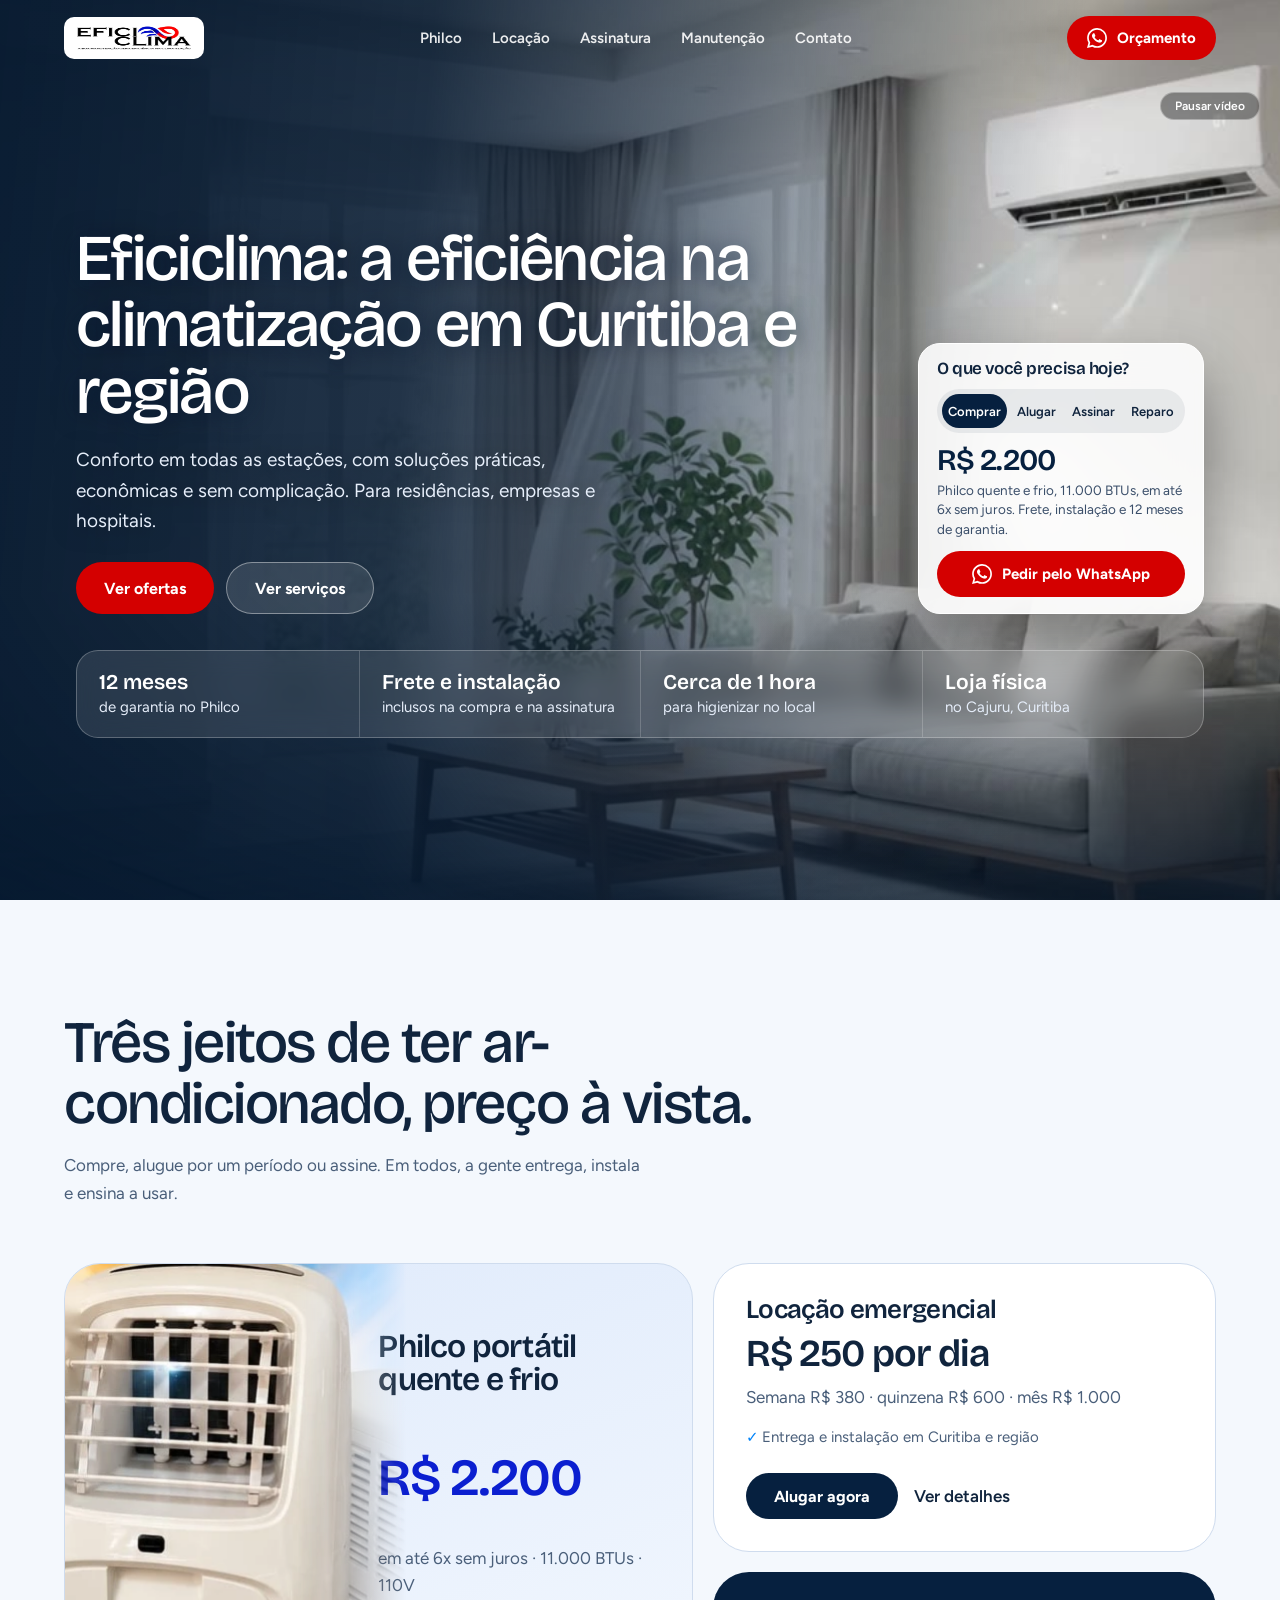
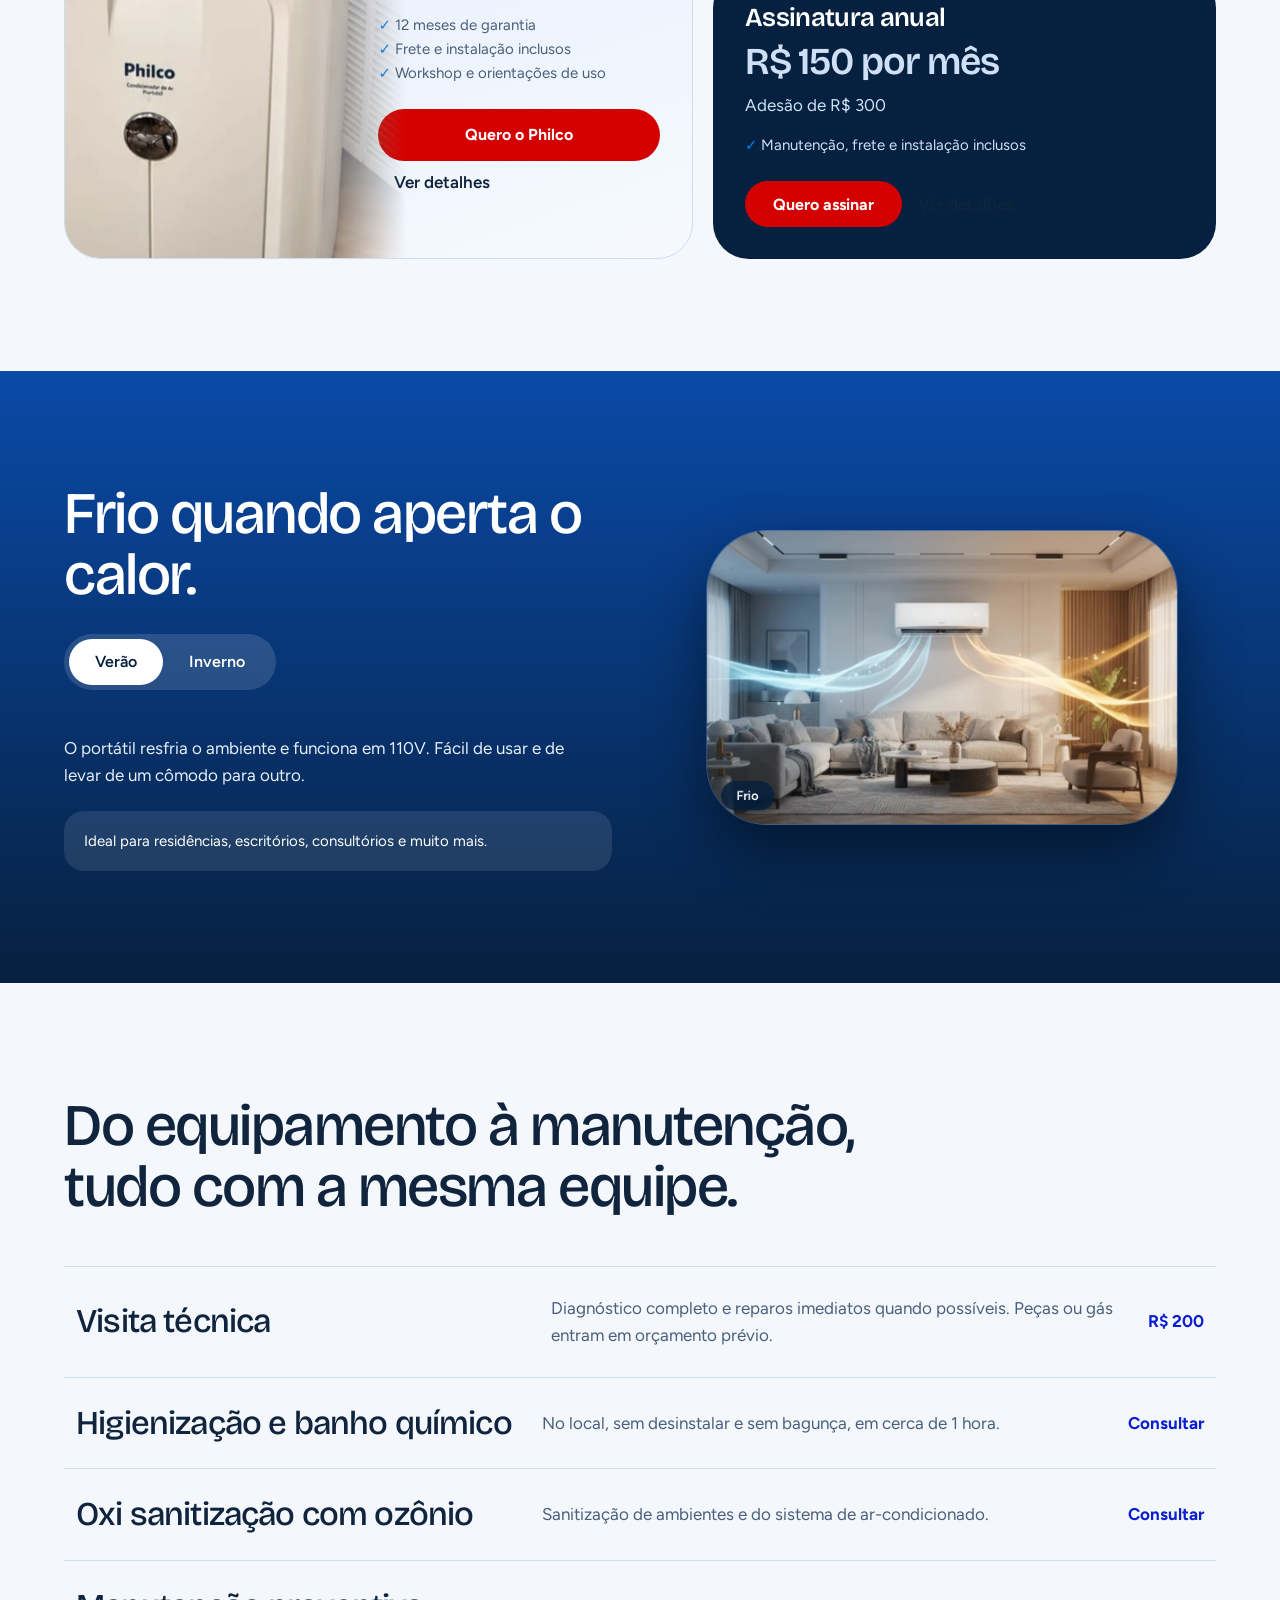
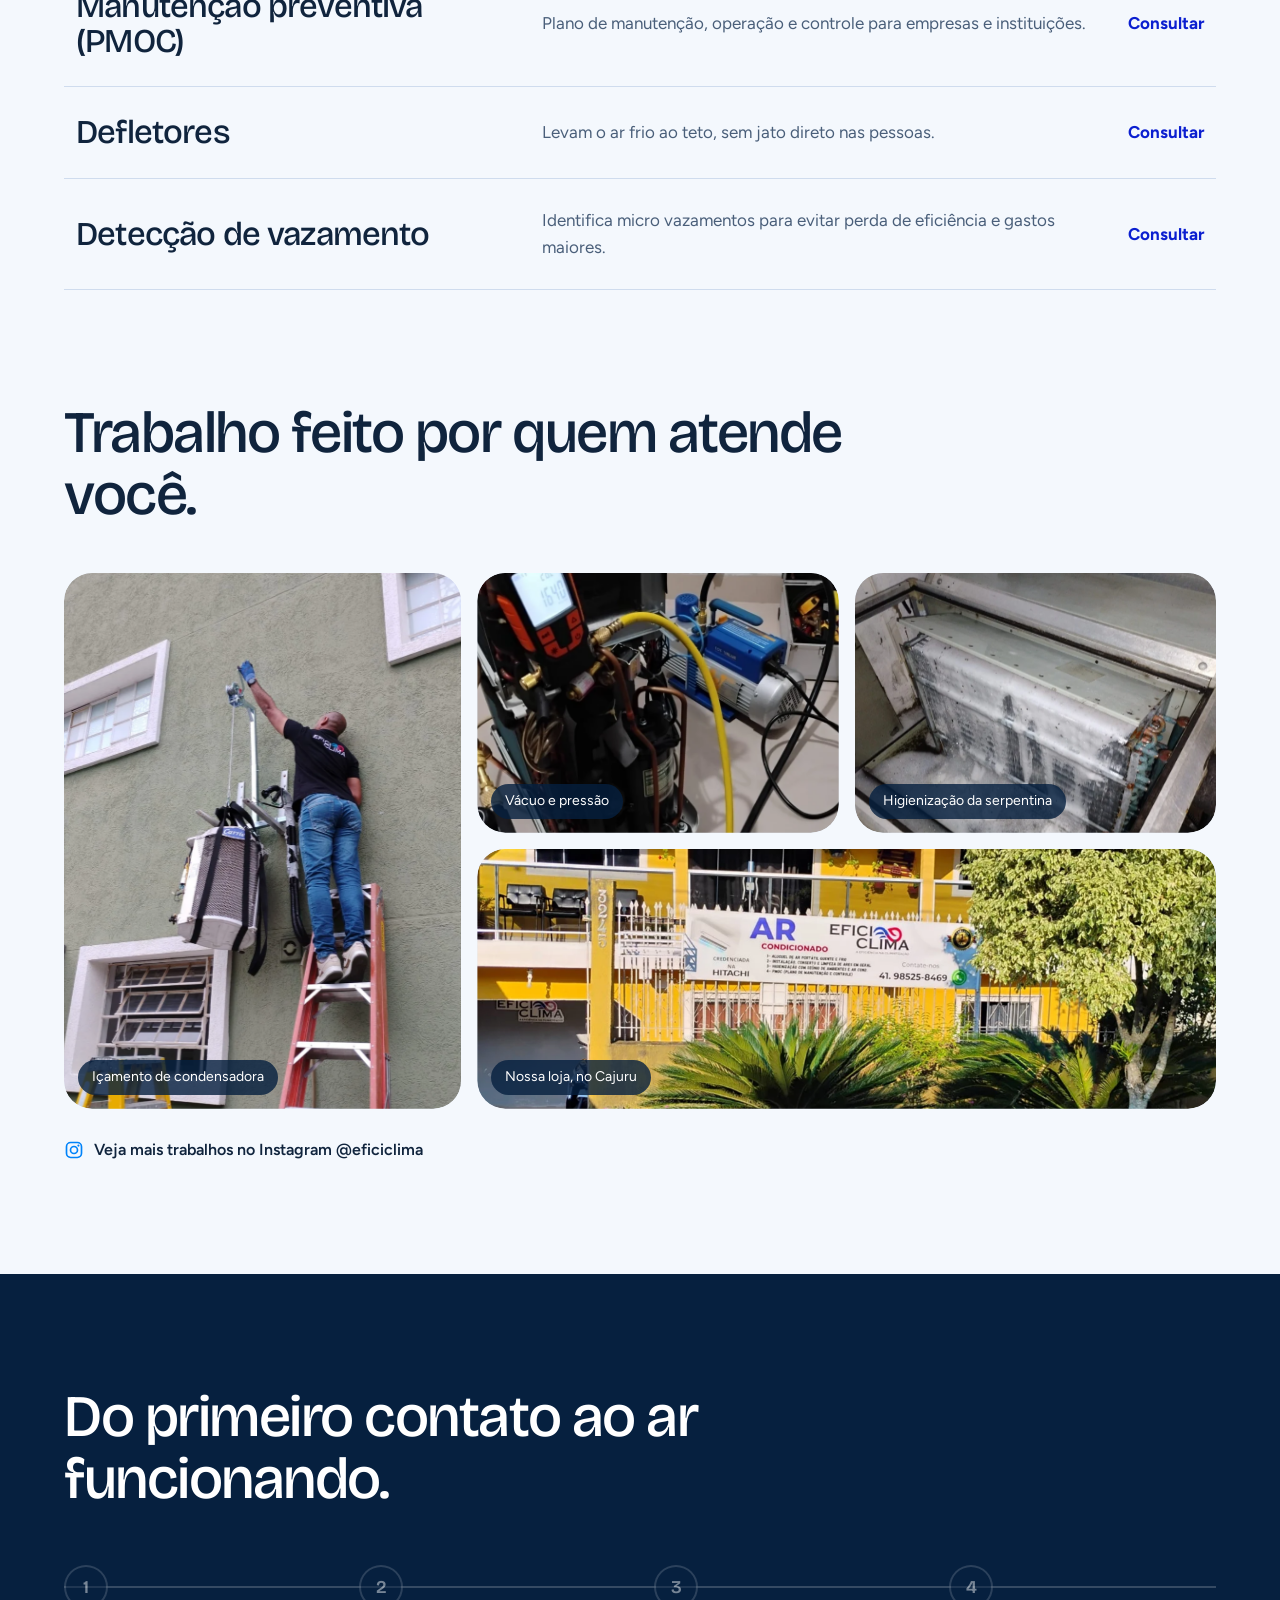
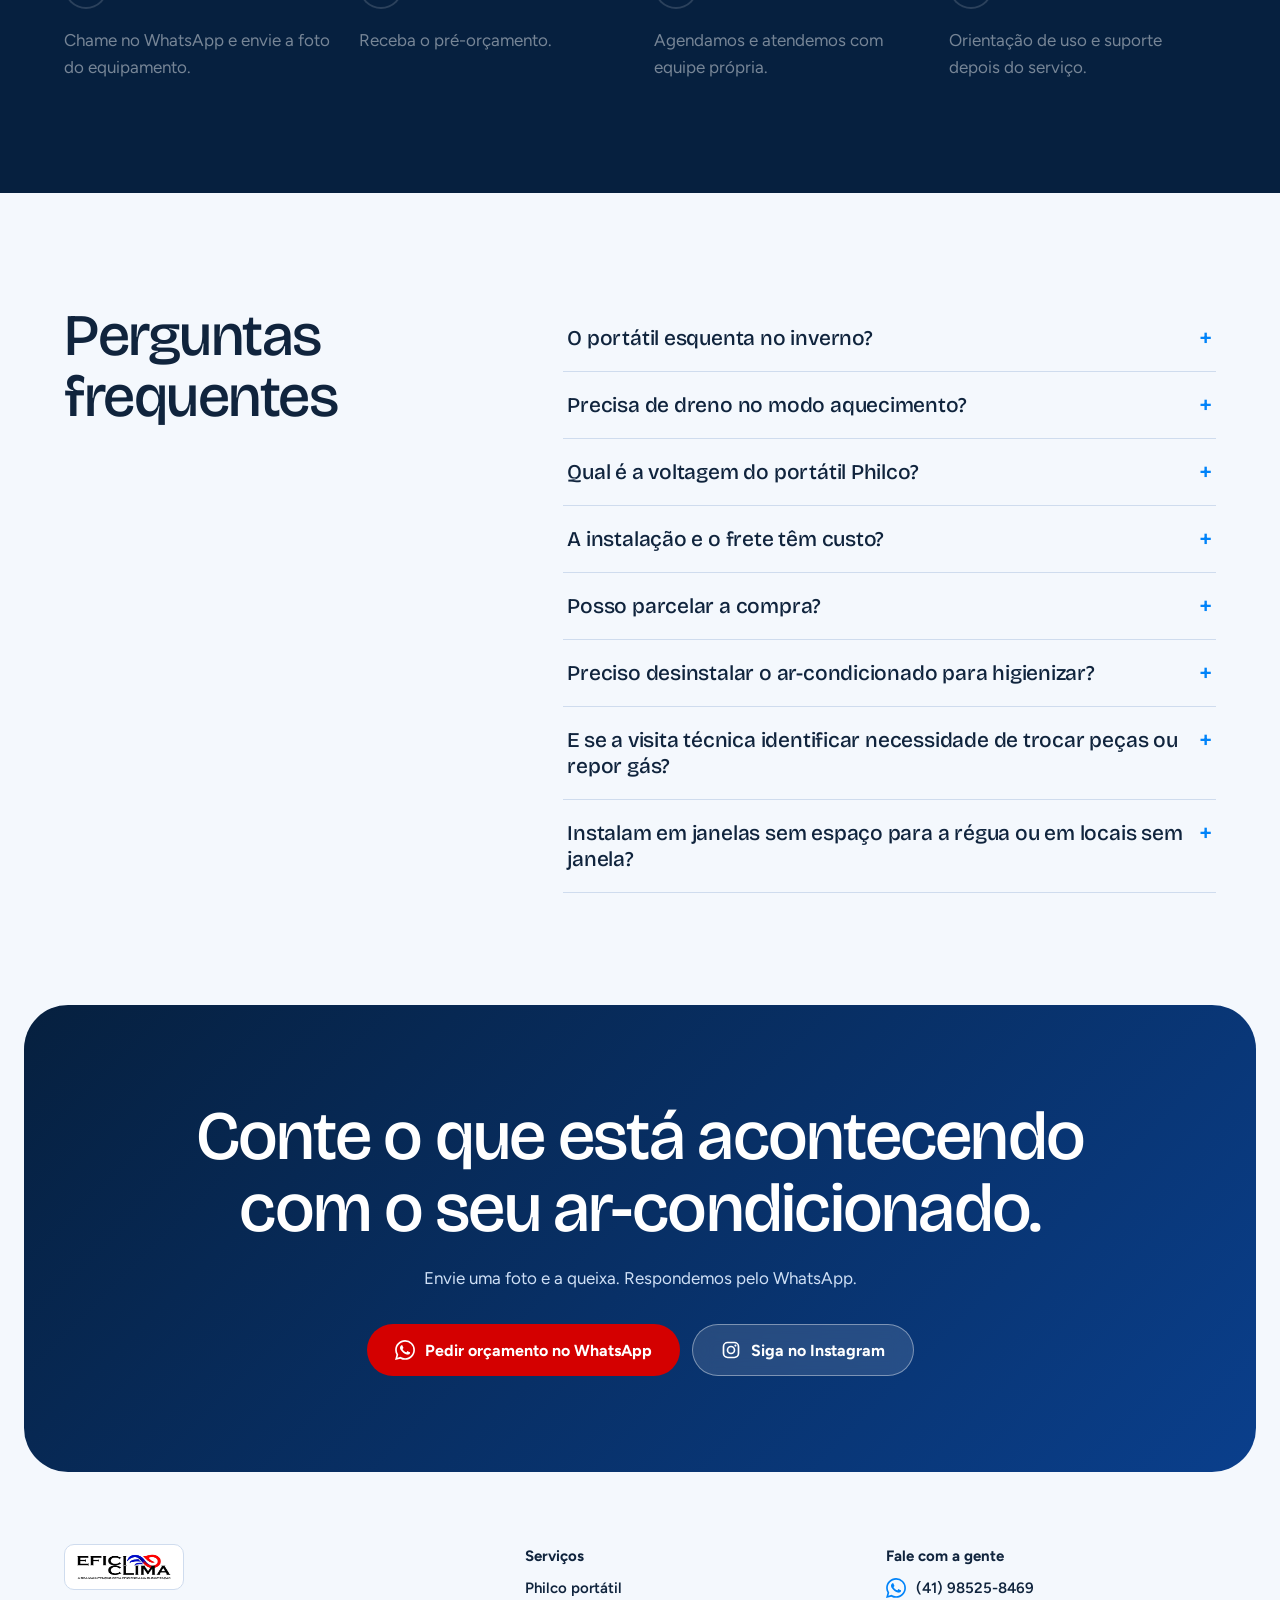
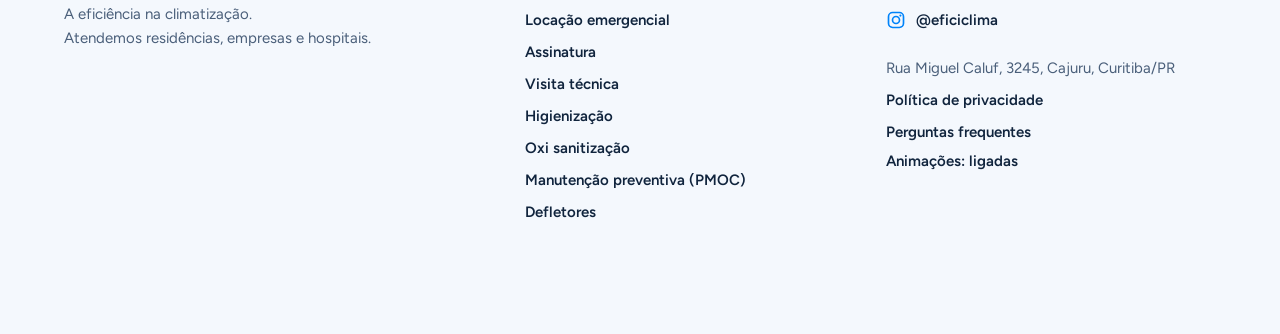
<file: index.html>
<!DOCTYPE html><html lang="pt-BR"><head><meta charset="utf-8"><meta name="robots" content="noindex, nofollow"><meta name="viewport" content="width=device-width, initial-scale=1, viewport-fit=cover">
<title>Eficiclima | Ar-Condicionado em Curitiba: Venda, Locação, Manutenção e Higienização</title><meta name="description" content="Ar-condicionado em Curitiba e região: venda de portátil quente e frio, locação emergencial, assinatura, manutenção e higienização. Orçamento pelo WhatsApp."><link rel="canonical" href="https://SEU-DOMINIO.com.br/">
<meta property="og:type" content="website"><meta property="og:locale" content="pt_BR"><meta property="og:title" content="Eficiclima | Ar-Condicionado em Curitiba: Venda, Locação, Manutenção e Higienização"><meta property="og:description" content="Ar-condicionado em Curitiba e região: venda de portátil quente e frio, locação emergencial, assinatura, manutenção e higienização. Orçamento pelo WhatsApp."><meta property="og:url" content="https://SEU-DOMINIO.com.br/"><meta property="og:image" content="https://SEU-DOMINIO.com.br/assets/img/og-eficiclima.jpg"><meta name="twitter:card" content="summary_large_image">
<link rel="icon" href="assets/img/favicon.png"><link rel="apple-touch-icon" href="assets/img/icon-192.png"><meta name="theme-color" content="#06203F">
<link rel="preconnect" href="https://fonts.googleapis.com"><link rel="preconnect" href="https://fonts.gstatic.com" crossorigin>
<link href="https://fonts.googleapis.com/css2?family=Bricolage+Grotesque:opsz,wght@12..96,400..800&family=Figtree:wght@400;500;600;700&display=swap" rel="stylesheet">
<link rel="stylesheet" href="assets/css/site.css"><script type="application/ld+json">{"@context": "https://schema.org", "@type": "LocalBusiness", "name": "Eficiclima", "slogan": "A eficiência na climatização", "telephone": "+5541985258469", "url": "https://SEU-DOMINIO.com.br/", "image": "https://SEU-DOMINIO.com.br/assets/img/og-eficiclima.jpg", "sameAs": ["https://www.instagram.com/eficiclima/"], "address": {"@type": "PostalAddress", "streetAddress": "Rua Miguel Caluf, 3245", "addressLocality": "Curitiba", "addressRegion": "PR", "addressCountry": "BR"}, "areaServed": "Curitiba e região"}</script><script type="application/ld+json">{"@context": "https://schema.org", "@type": "FAQPage", "mainEntity": [{"@type": "Question", "name": "O portátil esquenta no inverno?", "acceptedAnswer": {"@type": "Answer", "text": "Sim. O modelo Philco é quente e frio e utiliza tecnologia de bomba de calor."}}, {"@type": "Question", "name": "Precisa de dreno no modo aquecimento?", "acceptedAnswer": {"@type": "Answer", "text": "O equipamento pode funcionar com o tampão, sem dreno. Quando a bandeja atingir o limite, o aparelho emite um alarme e basta realizar o escoamento para voltar a utilizá-lo."}}, {"@type": "Question", "name": "Qual é a voltagem do portátil Philco?", "acceptedAnswer": {"@type": "Answer", "text": "110V."}}, {"@type": "Question", "name": "A instalação e o frete têm custo?", "acceptedAnswer": {"@type": "Answer", "text": "Estão inclusos na compra do portátil Philco e nos planos de assinatura."}}, {"@type": "Question", "name": "Posso parcelar a compra?", "acceptedAnswer": {"@type": "Answer", "text": "Sim, em até 6x sem juros."}}, {"@type": "Question", "name": "Preciso desinstalar o ar-condicionado para higienizar?", "acceptedAnswer": {"@type": "Answer", "text": "Não. A higienização é feita no local, sem bagunça, em cerca de uma hora."}}, {"@type": "Question", "name": "O que acontece se a visita técnica identificar necessidade de trocar peças ou repor gás?", "acceptedAnswer": {"@type": "Answer", "text": "Apresentamos um orçamento complementar antes de qualquer serviço. Após a aprovação e a chegada dos insumos, o reparo é feito em nova visita, com agendamento prioritário."}}, {"@type": "Question", "name": "Vocês instalam em janelas que não comportam a régua ou em locais sem janela?", "acceptedAnswer": {"@type": "Answer", "text": "Sim. Em janelas basculantes ou de correr, vedamos com papel especial lavável. Também instalamos a descarga do ar quente em portas."}}]}</script><link rel="preload" as="image" href="assets/video/hero-sala-poster.jpg"></head><body class=""><svg width="0" height="0" style="position:absolute" aria-hidden="true"><symbol id="wa" viewBox="0 0 24 24"><path fill="currentColor" d="M17.47 14.38c-.3-.15-1.76-.87-2.03-.97-.27-.1-.47-.15-.67.15-.2.3-.77.97-.94 1.16-.17.2-.35.22-.64.07-.3-.15-1.26-.46-2.4-1.48-.89-.79-1.49-1.77-1.66-2.07-.17-.3-.02-.46.13-.61.14-.13.3-.35.45-.52.15-.18.2-.3.3-.5.1-.2.05-.37-.02-.52-.08-.15-.67-1.62-.92-2.2-.24-.58-.49-.5-.67-.51h-.57c-.2 0-.52.08-.8.37-.27.3-1.04 1.02-1.04 2.48s1.07 2.87 1.22 3.07c.15.2 2.1 3.2 5.08 4.48.71.3 1.26.49 1.69.63.71.23 1.36.2 1.87.12.57-.09 1.76-.72 2-1.41.25-.7.25-1.29.17-1.41-.07-.12-.27-.2-.57-.35M12.05 21.8h0a9.87 9.87 0 0 1-5.03-1.38l-.36-.21-3.74.98 1-3.65-.24-.37a9.86 9.86 0 0 1-1.51-5.26c0-5.45 4.44-9.88 9.89-9.88 2.64 0 5.12 1.03 6.99 2.9a9.83 9.83 0 0 1 2.89 6.99c0 5.45-4.44 9.88-9.89 9.88M20.46 3.49A11.8 11.8 0 0 0 12.05 0C5.5 0 .16 5.34.16 11.89c0 2.1.55 4.14 1.59 5.95L.06 24l6.3-1.65a11.9 11.9 0 0 0 5.68 1.45c6.56 0 11.9-5.34 11.9-11.9 0-3.18-1.24-6.17-3.48-8.41"/></symbol><symbol id="ig" viewBox="0 0 24 24"><rect x="3" y="3" width="18" height="18" rx="5" fill="none" stroke="currentColor" stroke-width="2"/><circle cx="12" cy="12" r="4.2" fill="none" stroke="currentColor" stroke-width="2"/><circle cx="17.3" cy="6.7" r="1.3" fill="currentColor"/></symbol></svg><div class="prog" id="pg"></div><header><div class="w"><a href="index.html" aria-label="Eficiclima, página inicial"><img src="assets/img/logo-eficiclima.webp" alt="Eficiclima, a eficiência na climatização" width="140" height="44"></a><nav id="nav" aria-label="Principal"><a href="ar-condicionado-portatil-philco/index.html">Philco</a><a href="locacao-emergencial/index.html">Locação</a><a href="assinatura/index.html">Assinatura</a><a href="higienizacao/index.html">Manutenção</a><a href="contato/index.html">Contato</a></nav><div class="rt"><a class="btn" data-wa="Olá! Vim pelo site da Eficiclima e gostaria de um orçamento." href="orcamento/index.html">Orçamento</a><button class="mb" type="button" aria-expanded="false" aria-controls="nav">Menu</button></div></div></header><main><section class="hero" style="padding-bottom:40px"><video id="hv" autoplay muted loop playsinline preload="metadata" poster="assets/video/hero-sala-poster.jpg" aria-hidden="true"><source src="assets/video/hero-sala.mp4" type="video/mp4"></video>
<button class="pp" id="pp" style="display:block">Pausar vídeo</button>
<div class="w"><div class="hg"><div>
<h1 class="in" style="animation-delay:.1s">Eficiclima: a eficiência na climatização em Curitiba e região</h1>
<p class="in" style="animation-delay:.3s">Conforto em todas as estações, com soluções práticas, econômicas e sem complicação. Para residências, empresas e hospitais.</p>
<div class="acts in" style="animation-delay:.5s"><a class="btn" href="#ofertas">Ver ofertas</a><a class="btn g" href="#servicos">Ver serviços</a></div></div>
<aside class="glass q in" style="animation-delay:.7s" aria-label="Simulador rápido"><h2>O que você precisa hoje?</h2>
<div class="tabs" role="tablist"><button role="tab" aria-selected="true" data-k="0">Comprar</button><button role="tab" aria-selected="false" data-k="1">Alugar</button><button role="tab" aria-selected="false" data-k="2">Assinar</button><button role="tab" aria-selected="false" data-k="3">Reparo</button></div>
<div class="pr" id="qp"></div><div class="ds" id="qd"></div><a class="btn" id="qb" href="#">Pedir pelo WhatsApp</a></aside></div>
<ul class="facts in" style="animation-delay:.9s"><li><b>12 meses</b>de garantia no Philco</li><li><b>Frete e instalação</b>inclusos na compra e na assinatura</li><li><b>Cerca de 1 hora</b>para higienizar no local</li><li><b>Loja física</b>no Cajuru, Curitiba</li></ul></div></section>

<section id="ofertas"><div class="w"><h2 class="d">Três jeitos de ter ar-condicionado, preço à vista.</h2><p class="lead">Compre, alugue por um período ou assine. Em todos, a gente entrega, instala e ensina a usar.</p>
<div class="of" data-st><article class="big"><img data-par=".06" src="assets/img/philco-portatil.webp" alt="Ar-condicionado portátil Philco quente e frio" loading="lazy"><div><h3>Philco portátil quente e frio</h3><div class="p">R$ 2.200</div><span style="color:var(--mut)">em até 6x sem juros · 11.000 BTUs · 110V</span>
<ul><li>12 meses de garantia</li><li>Frete e instalação inclusos</li><li>Workshop e orientações de uso</li></ul><a class="btn" data-wa="Olá! Quero o Philco portátil por R$ 2.200." href="#">Quero o Philco</a><a class="ln mo" href="ar-condicionado-portatil-philco/index.html">Ver detalhes</a></div></article>
<div class="col"><article class="row"><h3>Locação emergencial</h3><div class="p">R$ 250 por dia</div><span style="color:var(--mut)">Semana R$ 380 · quinzena R$ 600 · mês R$ 1.000</span><ul><li>Entrega e instalação em Curitiba e região</li></ul><a class="btn" data-wa="Olá! Preciso alugar um ar-condicionado." href="#">Alugar agora</a><a class="ln mo" href="locacao-emergencial/index.html">Ver detalhes</a></article>
<article class="row r2"><h3>Assinatura anual</h3><div class="p">R$ 150 por mês</div><span style="color:#cfe0f6">Adesão de R$ 300</span><ul><li>Manutenção, frete e instalação inclusos</li></ul><a class="btn" data-wa="Olá! Quero assinar o plano anual." href="#">Quero assinar</a><a class="ln mo" href="assinatura/index.html">Ver detalhes</a></article></div></div></div></section>

<section class="sea" id="estacoes" data-s="v"><div class="w"><div><h2 class="d" id="st">Frio quando aperta o calor.</h2>
<div class="sw" role="group" aria-label="Estação"><button aria-pressed="true" data-s="v">Verão</button><button aria-pressed="false" data-s="i">Inverno</button></div>
<p id="sp">O portátil resfria o ambiente e funciona em 110V. Fácil de usar e de levar de um cômodo para outro.</p>
<div class="nt" id="sn">Ideal para residências, escritórios, consultórios e muito mais.</div></div><div class="vf"><video id="v2" muted loop playsinline preload="metadata" poster="assets/video/verao-inverno-poster.jpg" aria-label="Sala com ar-condicionado soprando ar frio e ar quente"><source src="assets/video/verao-inverno.mp4" type="video/mp4"></video><span class="tag" id="sg">Frio</span></div></div></section>

<section id="servicos"><div class="w"><h2 class="d">Do equipamento à manutenção, tudo com a mesma equipe.</h2>
<div class="sv" data-st><a href="visita-tecnica/index.html"><h3>Visita técnica</h3><span>Diagnóstico completo e reparos imediatos quando possíveis. Peças ou gás entram em orçamento prévio.</span><em>R$ 200</em></a>
<a href="higienizacao/index.html"><h3>Higienização e banho químico</h3><span>No local, sem desinstalar e sem bagunça, em cerca de 1 hora.</span><em>Consultar</em></a>
<a href="oxi-sanitizacao/index.html"><h3>Oxi sanitização com ozônio</h3><span>Sanitização de ambientes e do sistema de ar-condicionado.</span><em>Consultar</em></a>
<a href="manutencao-preventiva-pmoc/index.html"><h3>Manutenção preventiva (PMOC)</h3><span>Plano de manutenção, operação e controle para empresas e instituições.</span><em>Consultar</em></a>
<a href="defletores/index.html"><h3>Defletores</h3><span>Levam o ar frio ao teto, sem jato direto nas pessoas.</span><em>Consultar</em></a>
<a href="higienizacao/index.html#vazamento"><h3>Detecção de vazamento</h3><span>Identifica micro vazamentos para evitar perda de eficiência e gastos maiores.</span><em>Consultar</em></a></div></div></section>

<section id="trabalhos" style="padding-top:0"><div class="w"><h2 class="d">Trabalho feito por quem atende você.</h2>
<div class="gl" data-st><figure><img data-par=".09" loading="lazy" src="assets/img/tecnico-icando-condensadora.webp" alt="Técnico da Eficiclima içando uma condensadora na fachada"><figcaption>Içamento de condensadora</figcaption></figure>
<figure><img data-par=".07" loading="lazy" src="assets/img/manifold-bomba-vacuo.webp" alt="Medição de pressão com manifold digital"><figcaption>Vácuo e pressão</figcaption></figure>
<figure><img data-par=".07" loading="lazy" src="assets/img/higienizacao-serpentina.webp" alt="Serpentina da evaporadora coberta de espuma durante a higienização"><figcaption>Higienização da serpentina</figcaption></figure>
<figure><img data-par=".05" loading="lazy" src="assets/img/fachada-eficiclima.webp" alt="Fachada da loja da Eficiclima no Cajuru" style="object-position:50% 40%"><figcaption>Nossa loja, no Cajuru</figcaption></figure></div><a class="ln igl" href="https://www.instagram.com/eficiclima/" target="_blank" rel="noopener"><svg class="i" aria-hidden="true"><use href="#ig"/></svg>Veja mais trabalhos no Instagram @eficiclima</a></div></section>

<section class="dk" id="como"><div class="w"><h2 class="d">Do primeiro contato ao ar funcionando.</h2>
<div class="stp" id="stp"><div><b>1</b>Chame no WhatsApp e envie a foto do equipamento.</div><div><b>2</b>Receba o pré-orçamento.</div><div><b>3</b>Agendamos e atendemos com equipe própria.</div><div><b>4</b>Orientação de uso e suporte depois do serviço.</div></div></div></section>

<section id="faq"><div class="w fq"><h2 class="d">Perguntas frequentes</h2><div>
<details><summary>O portátil esquenta no inverno?</summary><p>Sim. O modelo Philco é quente e frio e utiliza tecnologia de bomba de calor.</p></details>
<details><summary>Precisa de dreno no modo aquecimento?</summary><p>O equipamento pode funcionar com o tampão, sem dreno. Quando a bandeja atingir o limite, o aparelho emite um alarme e basta realizar o escoamento para voltar a utilizá-lo.</p></details>
<details><summary>Qual é a voltagem do portátil Philco?</summary><p>110V.</p></details>
<details><summary>A instalação e o frete têm custo?</summary><p>Estão inclusos na compra do portátil Philco e nos planos de assinatura.</p></details>
<details><summary>Posso parcelar a compra?</summary><p>Sim, em até 6x sem juros.</p></details>
<details><summary>Preciso desinstalar o ar-condicionado para higienizar?</summary><p>Não. A higienização é feita no local, sem bagunça, em cerca de uma hora.</p></details>
<details><summary>E se a visita técnica identificar necessidade de trocar peças ou repor gás?</summary><p>Apresentamos um orçamento complementar antes de qualquer serviço. Após a aprovação e a chegada dos insumos, o reparo é feito em nova visita, com agendamento prioritário.</p></details>
<details><summary>Instalam em janelas sem espaço para a régua ou em locais sem janela?</summary><p>Sim. Em janelas basculantes ou de correr, vedamos com papel especial lavável. Também instalamos a descarga do ar quente em portas.</p></details></div></div></section>

<div class="ct" id="contato"><h2>Conte o que está acontecendo com o seu ar-condicionado.</h2><p>Envie uma foto e a queixa. Respondemos pelo WhatsApp.</p><div class="acts"><a class="btn" data-wa="Olá! Quero solicitar um orçamento." href="orcamento/index.html">Pedir orçamento no WhatsApp</a><a class="btn g" href="https://www.instagram.com/eficiclima/" target="_blank" rel="noopener"><svg class="i" aria-hidden="true"><use href="#ig"/></svg>Siga no Instagram</a></div></div>
</main><footer><div class="w"><div><img src="assets/img/logo-eficiclima.webp" alt="Eficiclima" width="120" height="46">A eficiência na climatização.<br>Atendemos residências, empresas e hospitais.</div>
<div><b>Serviços</b><br><a class="ln" href="ar-condicionado-portatil-philco/index.html">Philco portátil</a><a class="ln" href="locacao-emergencial/index.html">Locação emergencial</a><a class="ln" href="assinatura/index.html">Assinatura</a><a class="ln" href="visita-tecnica/index.html">Visita técnica</a><a class="ln" href="higienizacao/index.html">Higienização</a><a class="ln" href="oxi-sanitizacao/index.html">Oxi sanitização</a><a class="ln" href="manutencao-preventiva-pmoc/index.html">Manutenção preventiva (PMOC)</a><a class="ln" href="defletores/index.html">Defletores</a></div>
<div><b>Fale com a gente</b><a class="ln" data-wa="Olá! Vim pelo site da Eficiclima." href="#"><svg class="i" aria-hidden="true"><use href="#wa"/></svg>(41) 98525-8469</a><a class="ln" href="https://www.instagram.com/eficiclima/" target="_blank" rel="noopener"><svg class="i" aria-hidden="true"><use href="#ig"/></svg>@eficiclima</a><br>Rua Miguel Caluf, 3245, Cajuru, Curitiba/PR<br><a class="ln" href="politica-de-privacidade/index.html">Política de privacidade</a><a class="ln" href="faq/index.html">Perguntas frequentes</a><button id="mt" class="ln mtb" type="button">Animações</button></div></div></footer><a class="wa" data-wa="Olá! Vim pelo site da Eficiclima." href="#" aria-label="Falar pelo WhatsApp"><svg class="i" aria-hidden="true"><use href="#wa"/></svg></a><script src="assets/js/config.js"></script><script src="assets/js/site.js" defer></script></body></html>
</file>
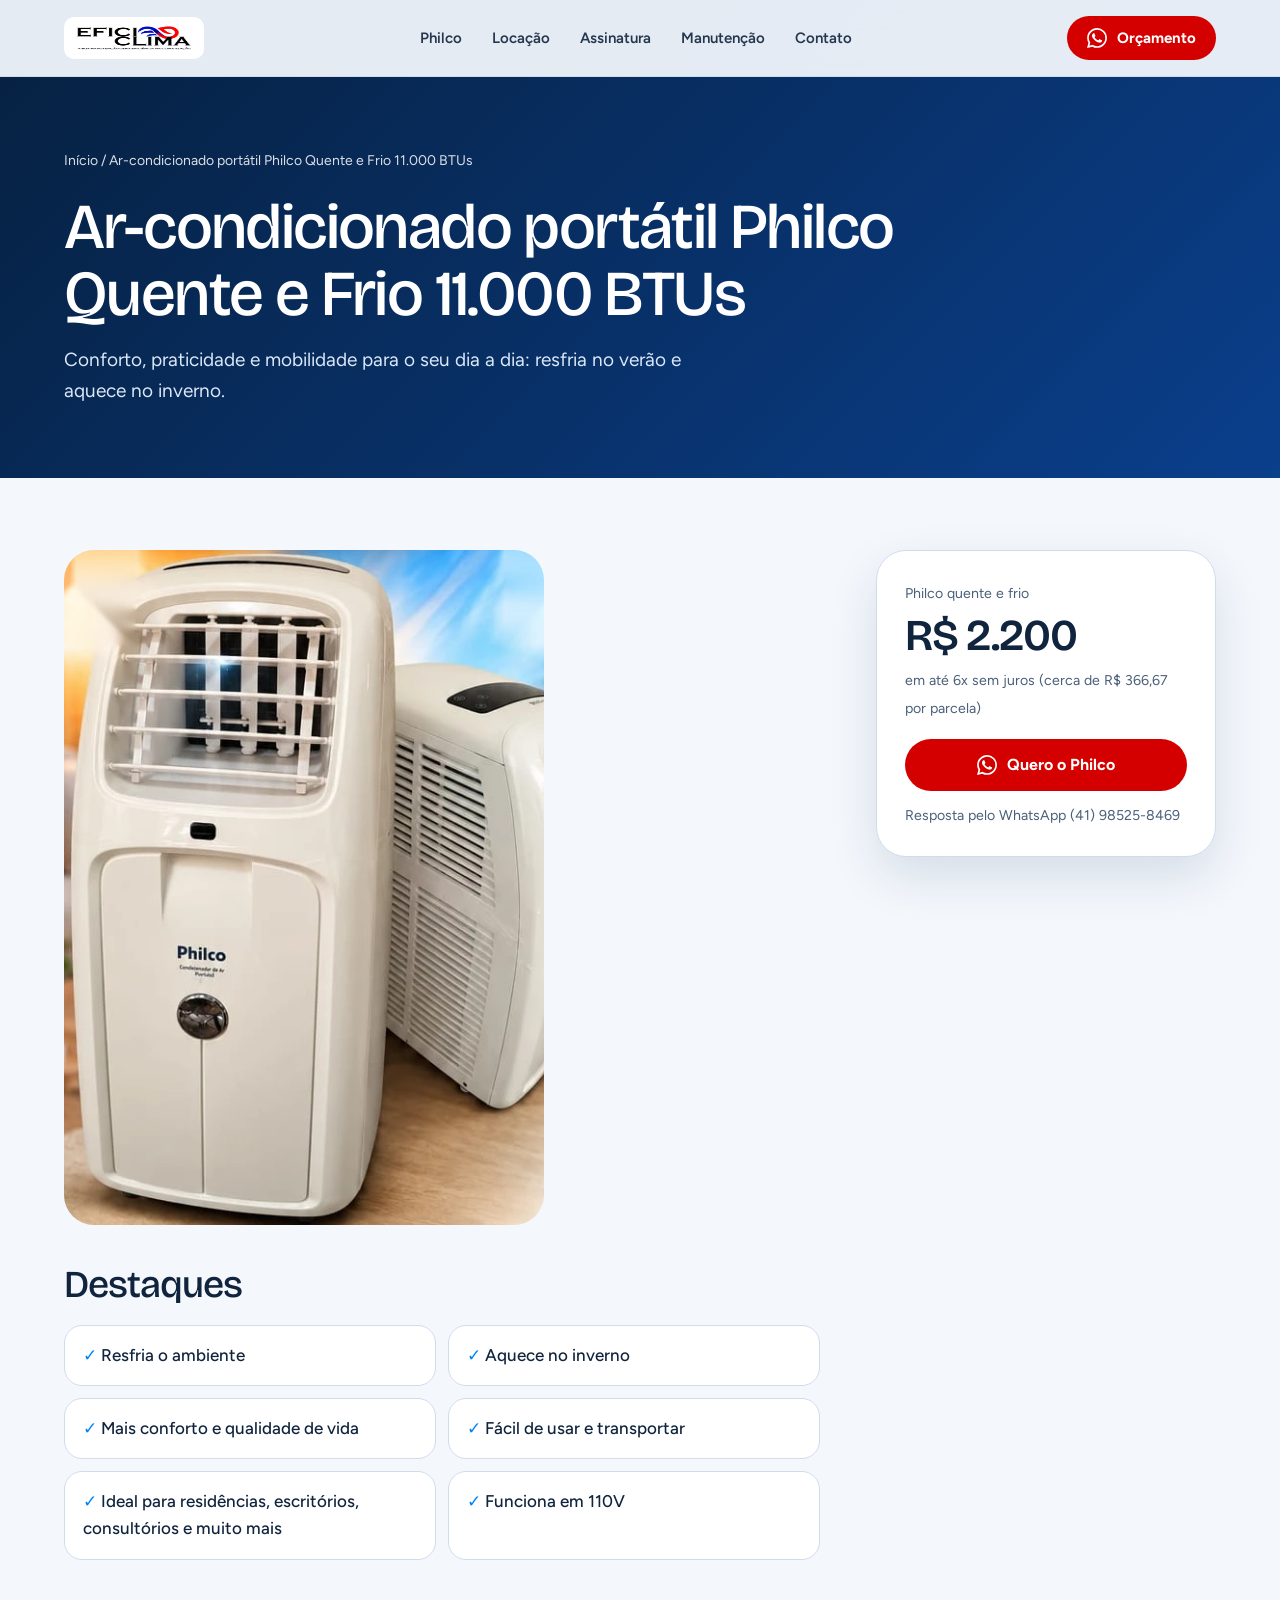
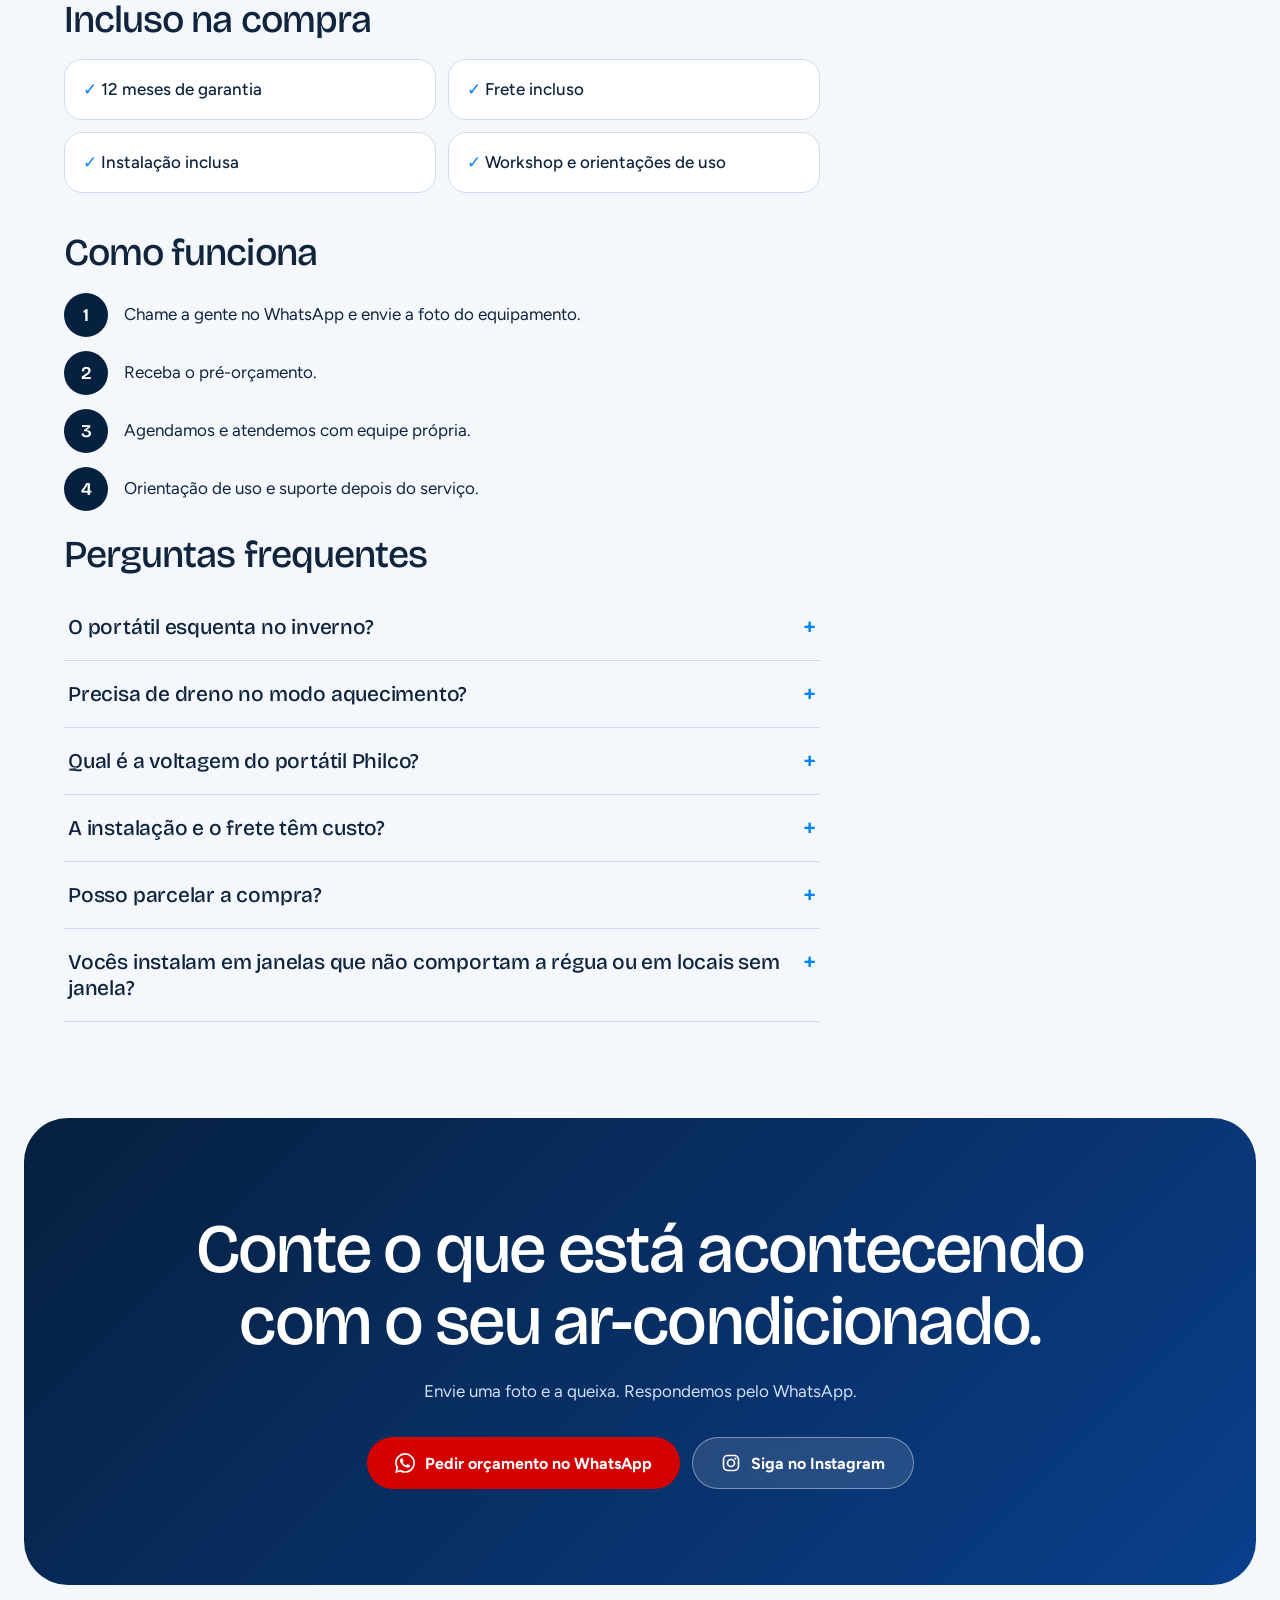
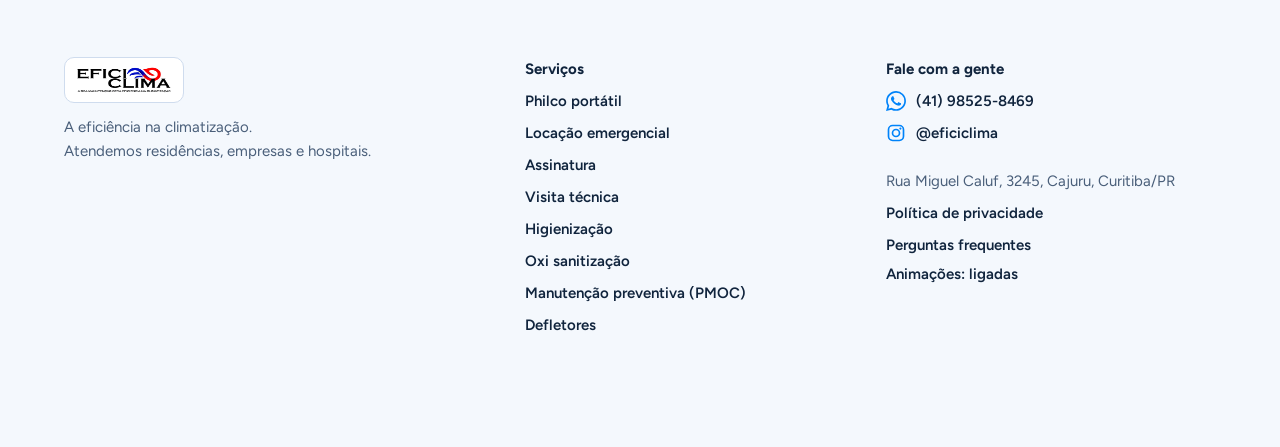
<file: ar-condicionado-portatil-philco/index.html>
<!DOCTYPE html><html lang="pt-BR"><head><meta charset="utf-8"><meta name="robots" content="noindex, nofollow"><meta name="viewport" content="width=device-width, initial-scale=1, viewport-fit=cover">
<title>Ar-Condicionado Portátil Philco 11.000 BTUs Quente e Frio | Eficiclima Curitiba</title><meta name="description" content="Ar-condicionado portátil Philco quente e frio, 11.000 BTUs, 110V, por R$ 2.200 em até 6x sem juros. Frete, instalação e 12 meses de garantia inclusos."><link rel="canonical" href="https://SEU-DOMINIO.com.br/ar-condicionado-portatil-philco/">
<meta property="og:type" content="website"><meta property="og:locale" content="pt_BR"><meta property="og:title" content="Ar-Condicionado Portátil Philco 11.000 BTUs Quente e Frio | Eficiclima Curitiba"><meta property="og:description" content="Ar-condicionado portátil Philco quente e frio, 11.000 BTUs, 110V, por R$ 2.200 em até 6x sem juros. Frete, instalação e 12 meses de garantia inclusos."><meta property="og:url" content="https://SEU-DOMINIO.com.br/ar-condicionado-portatil-philco/"><meta property="og:image" content="https://SEU-DOMINIO.com.br/assets/img/og-eficiclima.jpg"><meta name="twitter:card" content="summary_large_image">
<link rel="icon" href="../assets/img/favicon.png"><link rel="apple-touch-icon" href="../assets/img/icon-192.png"><meta name="theme-color" content="#06203F">
<link rel="preconnect" href="https://fonts.googleapis.com"><link rel="preconnect" href="https://fonts.gstatic.com" crossorigin>
<link href="https://fonts.googleapis.com/css2?family=Bricolage+Grotesque:opsz,wght@12..96,400..800&family=Figtree:wght@400;500;600;700&display=swap" rel="stylesheet">
<link rel="stylesheet" href="../assets/css/site.css"><script type="application/ld+json">{"@context": "https://schema.org", "@type": "LocalBusiness", "name": "Eficiclima", "slogan": "A eficiência na climatização", "telephone": "+5541985258469", "url": "https://SEU-DOMINIO.com.br/", "image": "https://SEU-DOMINIO.com.br/assets/img/og-eficiclima.jpg", "sameAs": ["https://www.instagram.com/eficiclima/"], "address": {"@type": "PostalAddress", "streetAddress": "Rua Miguel Caluf, 3245", "addressLocality": "Curitiba", "addressRegion": "PR", "addressCountry": "BR"}, "areaServed": "Curitiba e região"}</script><script type="application/ld+json">{"@context": "https://schema.org", "@type": "Product", "name": "Ar-condicionado portátil Philco quente e frio 11.000 BTUs", "image": "https://SEU-DOMINIO.com.br/assets/img/philco-portatil.webp", "description": "Ar-condicionado portátil Philco quente e frio, 11.000 BTUs, 110V, por R$ 2.200 em até 6x sem juros. Frete, instalação e 12 meses de garantia inclusos.", "brand": {"@type": "Brand", "name": "Philco"}, "offers": {"@type": "Offer", "priceCurrency": "BRL", "price": "2200", "availability": "https://schema.org/InStock", "url": "https://SEU-DOMINIO.com.br/ar-condicionado-portatil-philco/"}}</script><script type="application/ld+json">{"@context": "https://schema.org", "@type": "FAQPage", "mainEntity": [{"@type": "Question", "name": "O portátil esquenta no inverno?", "acceptedAnswer": {"@type": "Answer", "text": "Sim. O modelo Philco é quente e frio e utiliza tecnologia de bomba de calor."}}, {"@type": "Question", "name": "Precisa de dreno no modo aquecimento?", "acceptedAnswer": {"@type": "Answer", "text": "O equipamento pode funcionar com o tampão, sem dreno. Quando a bandeja atingir o limite, o aparelho emite um alarme e basta realizar o escoamento para voltar a utilizá-lo."}}, {"@type": "Question", "name": "Qual é a voltagem do portátil Philco?", "acceptedAnswer": {"@type": "Answer", "text": "110V."}}, {"@type": "Question", "name": "A instalação e o frete têm custo?", "acceptedAnswer": {"@type": "Answer", "text": "Estão inclusos na compra do portátil Philco e nos planos de assinatura."}}, {"@type": "Question", "name": "Posso parcelar a compra?", "acceptedAnswer": {"@type": "Answer", "text": "Sim, em até 6x sem juros."}}, {"@type": "Question", "name": "Vocês instalam em janelas que não comportam a régua ou em locais sem janela?", "acceptedAnswer": {"@type": "Answer", "text": "Sim. Em janelas basculantes ou de correr, vedamos com papel especial lavável. Também instalamos a descarga do ar quente em portas."}}]}</script></head><body class="inner"><svg width="0" height="0" style="position:absolute" aria-hidden="true"><symbol id="wa" viewBox="0 0 24 24"><path fill="currentColor" d="M17.47 14.38c-.3-.15-1.76-.87-2.03-.97-.27-.1-.47-.15-.67.15-.2.3-.77.97-.94 1.16-.17.2-.35.22-.64.07-.3-.15-1.26-.46-2.4-1.48-.89-.79-1.49-1.77-1.66-2.07-.17-.3-.02-.46.13-.61.14-.13.3-.35.45-.52.15-.18.2-.3.3-.5.1-.2.05-.37-.02-.52-.08-.15-.67-1.62-.92-2.2-.24-.58-.49-.5-.67-.51h-.57c-.2 0-.52.08-.8.37-.27.3-1.04 1.02-1.04 2.48s1.07 2.87 1.22 3.07c.15.2 2.1 3.2 5.08 4.48.71.3 1.26.49 1.69.63.71.23 1.36.2 1.87.12.57-.09 1.76-.72 2-1.41.25-.7.25-1.29.17-1.41-.07-.12-.27-.2-.57-.35M12.05 21.8h0a9.87 9.87 0 0 1-5.03-1.38l-.36-.21-3.74.98 1-3.65-.24-.37a9.86 9.86 0 0 1-1.51-5.26c0-5.45 4.44-9.88 9.89-9.88 2.64 0 5.12 1.03 6.99 2.9a9.83 9.83 0 0 1 2.89 6.99c0 5.45-4.44 9.88-9.89 9.88M20.46 3.49A11.8 11.8 0 0 0 12.05 0C5.5 0 .16 5.34.16 11.89c0 2.1.55 4.14 1.59 5.95L.06 24l6.3-1.65a11.9 11.9 0 0 0 5.68 1.45c6.56 0 11.9-5.34 11.9-11.9 0-3.18-1.24-6.17-3.48-8.41"/></symbol><symbol id="ig" viewBox="0 0 24 24"><rect x="3" y="3" width="18" height="18" rx="5" fill="none" stroke="currentColor" stroke-width="2"/><circle cx="12" cy="12" r="4.2" fill="none" stroke="currentColor" stroke-width="2"/><circle cx="17.3" cy="6.7" r="1.3" fill="currentColor"/></symbol></svg><div class="prog" id="pg"></div><header><div class="w"><a href="../index.html" aria-label="Eficiclima, página inicial"><img src="../assets/img/logo-eficiclima.webp" alt="Eficiclima, a eficiência na climatização" width="140" height="44"></a><nav id="nav" aria-label="Principal"><a href="../ar-condicionado-portatil-philco/index.html">Philco</a><a href="../locacao-emergencial/index.html">Locação</a><a href="../assinatura/index.html">Assinatura</a><a href="../higienizacao/index.html">Manutenção</a><a href="../contato/index.html">Contato</a></nav><div class="rt"><a class="btn" data-wa="Olá! Vim pelo site da Eficiclima e gostaria de um orçamento." href="../orcamento/index.html">Orçamento</a><button class="mb" type="button" aria-expanded="false" aria-controls="nav">Menu</button></div></div></header><main><div class="pg-h"><div class="w"><div class="crumbs"><a href="../index.html">Início</a> / Ar-condicionado portátil Philco Quente e Frio 11.000 BTUs</div><h1>Ar-condicionado portátil Philco Quente e Frio 11.000 BTUs</h1><p>Conforto, praticidade e mobilidade para o seu dia a dia: resfria no verão e aquece no inverno.</p></div></div><div class="w pm"><div><img class="ft pt" src="../assets/img/philco-portatil.webp" alt="Ar-condicionado portátil Philco quente e frio de 11.000 BTUs" width="900" height="675" loading="lazy"><section><h2>Destaques</h2><ul class="il"><li>Resfria o ambiente</li><li>Aquece no inverno</li><li>Mais conforto e qualidade de vida</li><li>Fácil de usar e transportar</li><li>Ideal para residências, escritórios, consultórios e muito mais</li><li>Funciona em 110V</li></ul><h2>Incluso na compra</h2><ul class="il"><li>12 meses de garantia</li><li>Frete incluso</li><li>Instalação inclusa</li><li>Workshop e orientações de uso</li></ul><h2>Como funciona</h2><ol class="stl"><li>Chame a gente no WhatsApp e envie a foto do equipamento.</li><li>Receba o pré-orçamento.</li><li>Agendamos e atendemos com equipe própria.</li><li>Orientação de uso e suporte depois do serviço.</li></ol></section><section><h2>Perguntas frequentes</h2><details><summary>O portátil esquenta no inverno?</summary><p>Sim. O modelo Philco é quente e frio e utiliza tecnologia de bomba de calor.</p></details><details><summary>Precisa de dreno no modo aquecimento?</summary><p>O equipamento pode funcionar com o tampão, sem dreno. Quando a bandeja atingir o limite, o aparelho emite um alarme e basta realizar o escoamento para voltar a utilizá-lo.</p></details><details><summary>Qual é a voltagem do portátil Philco?</summary><p>110V.</p></details><details><summary>A instalação e o frete têm custo?</summary><p>Estão inclusos na compra do portátil Philco e nos planos de assinatura.</p></details><details><summary>Posso parcelar a compra?</summary><p>Sim, em até 6x sem juros.</p></details><details><summary>Vocês instalam em janelas que não comportam a régua ou em locais sem janela?</summary><p>Sim. Em janelas basculantes ou de correr, vedamos com papel especial lavável. Também instalamos a descarga do ar quente em portas.</p></details></section></div><aside class="pc"><small>Philco quente e frio</small><div class="pr">R$ 2.200</div><small>em até 6x sem juros (cerca de R$ 366,67 por parcela)</small><a class="btn" data-wa="Olá! Quero comprar o Philco portátil." href="../orcamento/index.html">Quero o Philco</a><small style="display:block;margin-top:14px">Resposta pelo WhatsApp (41) 98525-8469</small></aside></div><div class="ct" id="contato"><h2>Conte o que está acontecendo com o seu ar-condicionado.</h2><p>Envie uma foto e a queixa. Respondemos pelo WhatsApp.</p><div class="acts"><a class="btn" data-wa="Olá! Quero solicitar um orçamento." href="../orcamento/index.html">Pedir orçamento no WhatsApp</a><a class="btn g" href="https://www.instagram.com/eficiclima/" target="_blank" rel="noopener"><svg class="i" aria-hidden="true"><use href="#ig"/></svg>Siga no Instagram</a></div></div></main><footer><div class="w"><div><img src="../assets/img/logo-eficiclima.webp" alt="Eficiclima" width="120" height="46">A eficiência na climatização.<br>Atendemos residências, empresas e hospitais.</div>
<div><b>Serviços</b><br><a class="ln" href="../ar-condicionado-portatil-philco/index.html">Philco portátil</a><a class="ln" href="../locacao-emergencial/index.html">Locação emergencial</a><a class="ln" href="../assinatura/index.html">Assinatura</a><a class="ln" href="../visita-tecnica/index.html">Visita técnica</a><a class="ln" href="../higienizacao/index.html">Higienização</a><a class="ln" href="../oxi-sanitizacao/index.html">Oxi sanitização</a><a class="ln" href="../manutencao-preventiva-pmoc/index.html">Manutenção preventiva (PMOC)</a><a class="ln" href="../defletores/index.html">Defletores</a></div>
<div><b>Fale com a gente</b><a class="ln" data-wa="Olá! Vim pelo site da Eficiclima." href="#"><svg class="i" aria-hidden="true"><use href="#wa"/></svg>(41) 98525-8469</a><a class="ln" href="https://www.instagram.com/eficiclima/" target="_blank" rel="noopener"><svg class="i" aria-hidden="true"><use href="#ig"/></svg>@eficiclima</a><br>Rua Miguel Caluf, 3245, Cajuru, Curitiba/PR<br><a class="ln" href="../politica-de-privacidade/index.html">Política de privacidade</a><a class="ln" href="../faq/index.html">Perguntas frequentes</a><button id="mt" class="ln mtb" type="button">Animações</button></div></div></footer><a class="wa" data-wa="Olá! Vim pelo site da Eficiclima." href="#" aria-label="Falar pelo WhatsApp"><svg class="i" aria-hidden="true"><use href="#wa"/></svg></a><script src="../assets/js/config.js"></script><script src="../assets/js/site.js" defer></script></body></html>
</file>
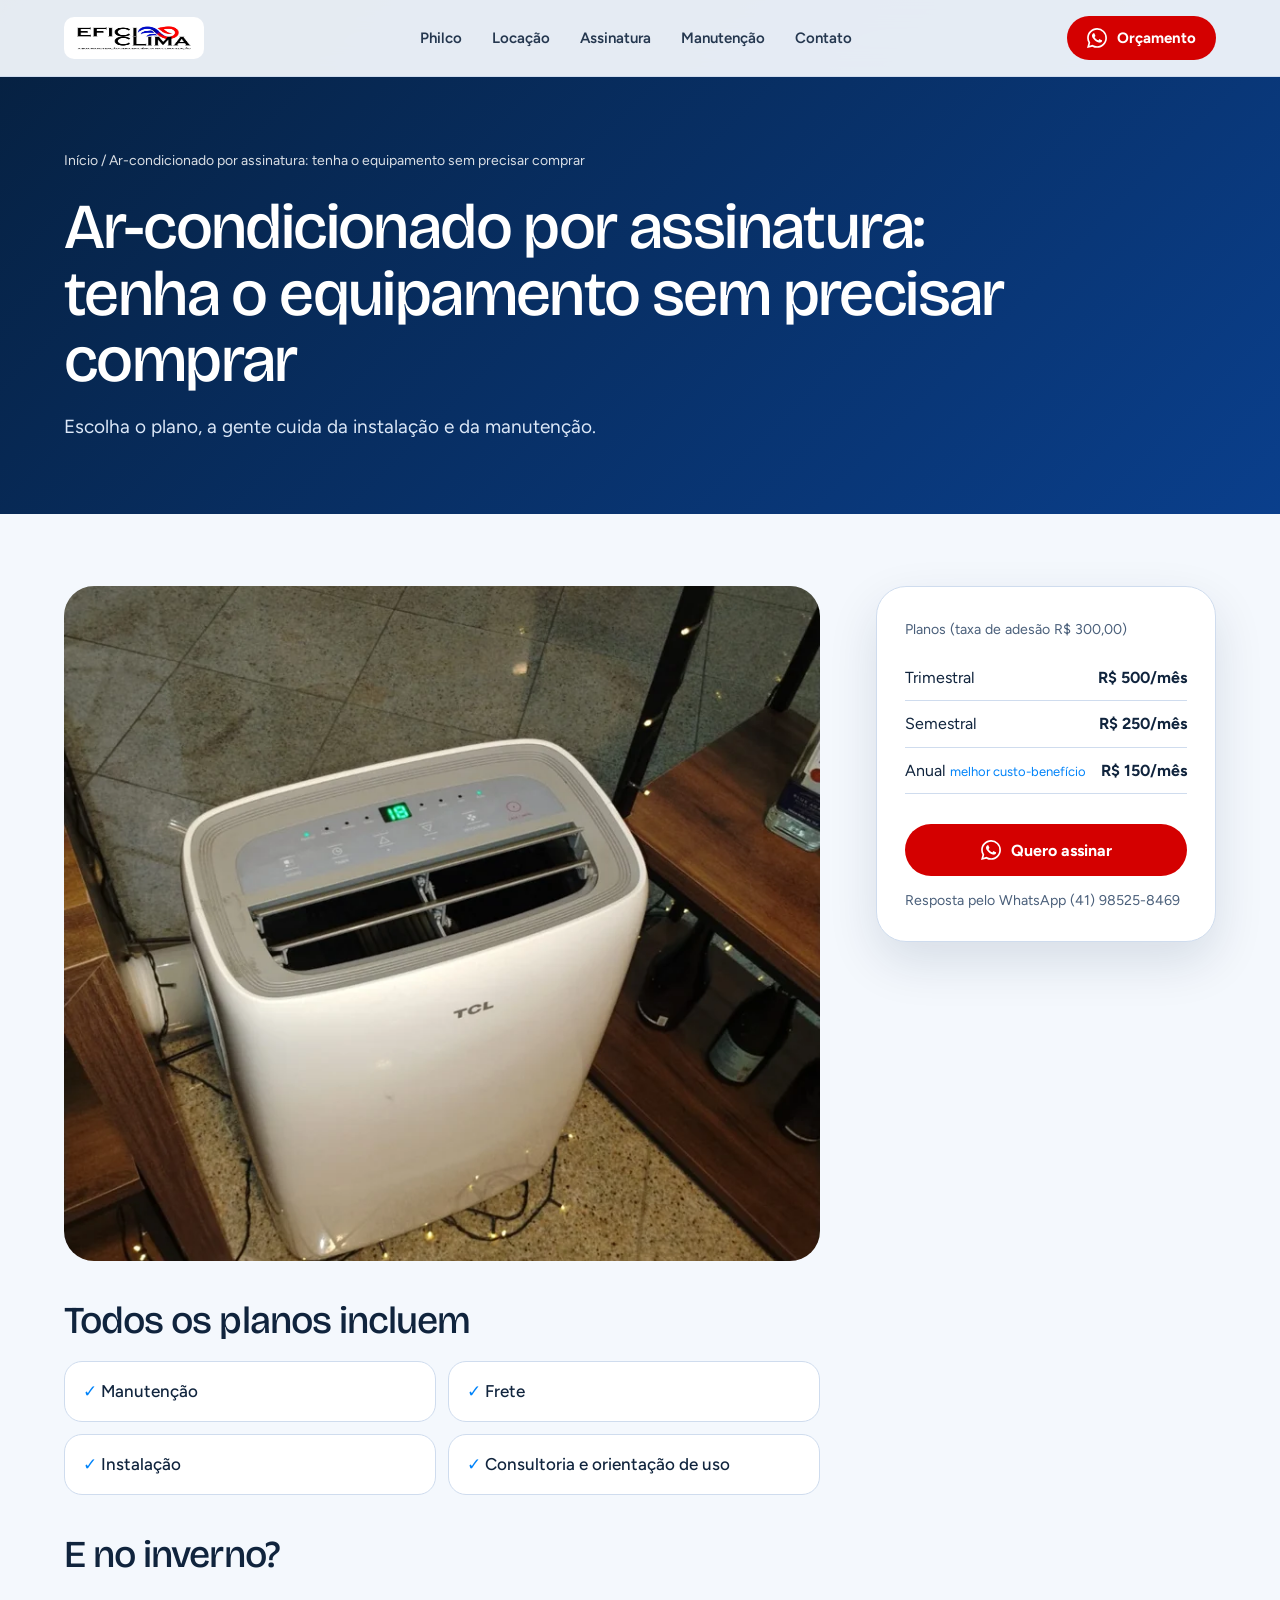
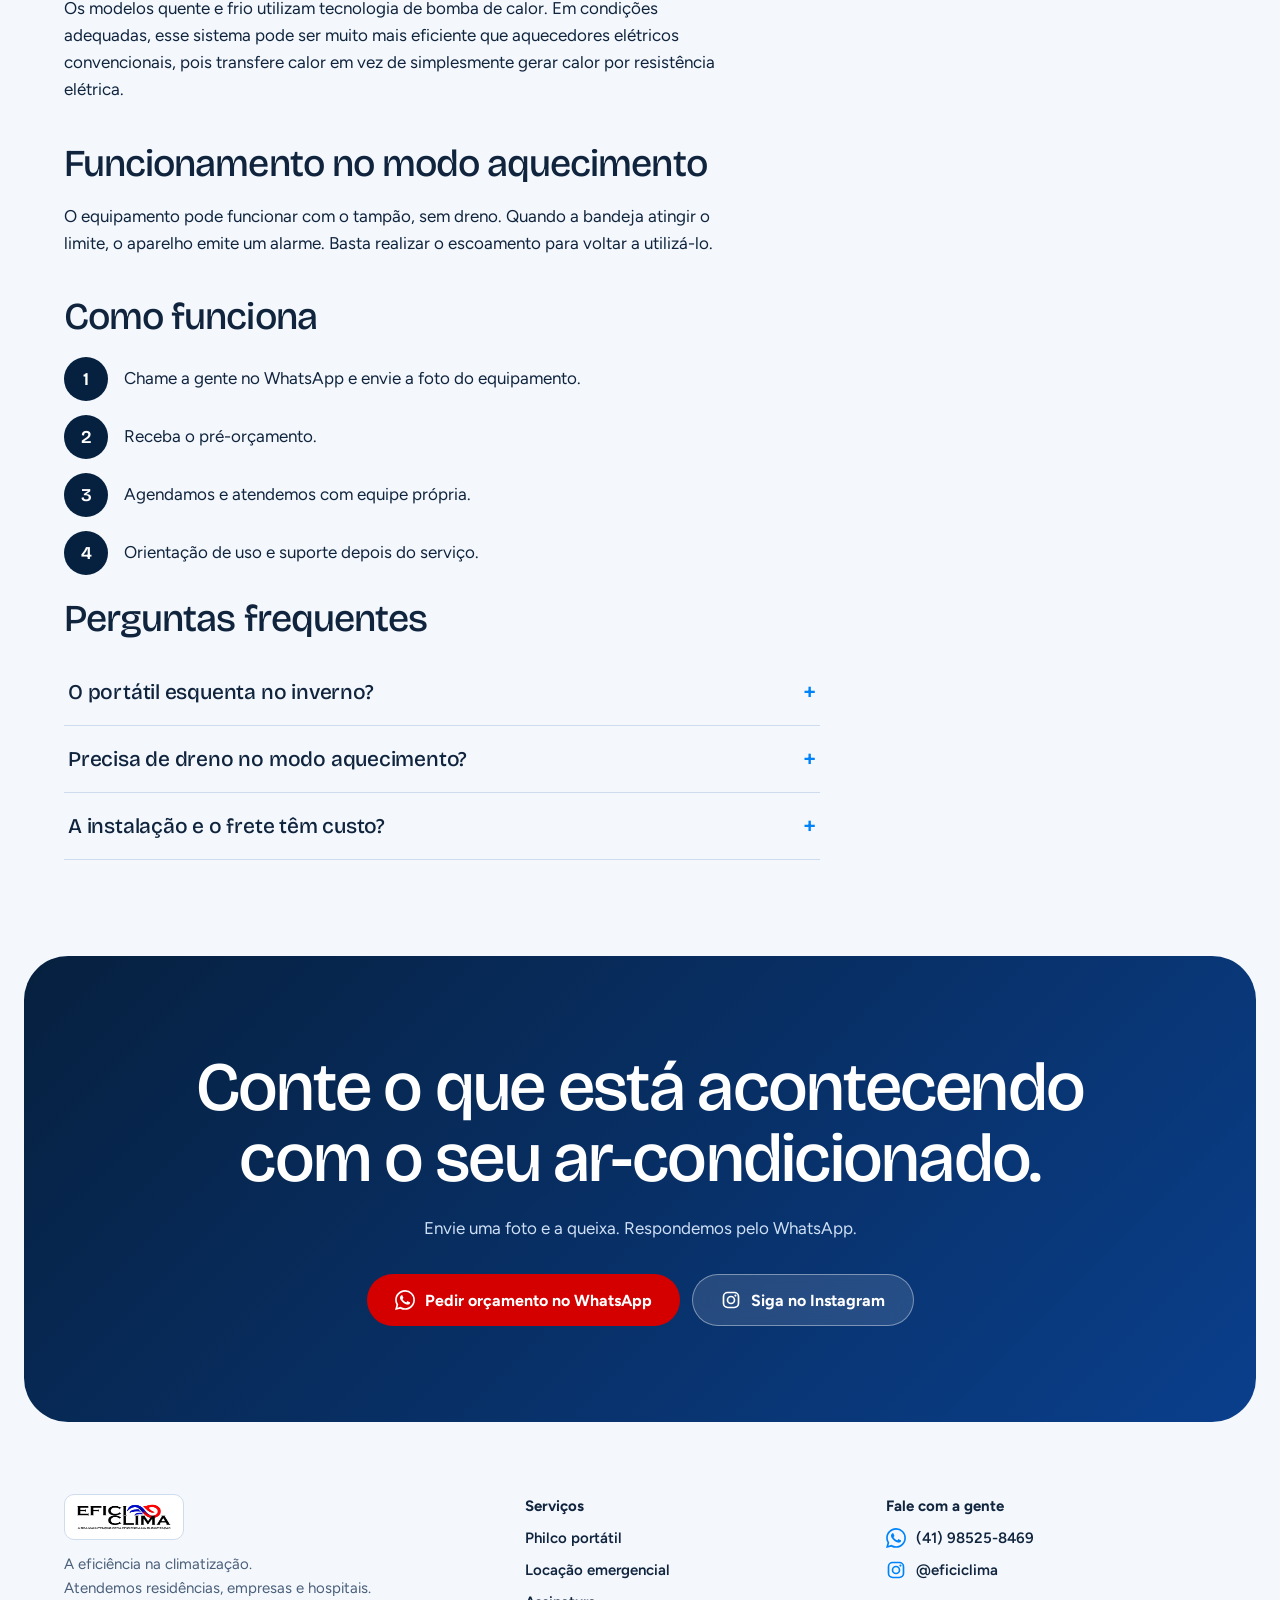
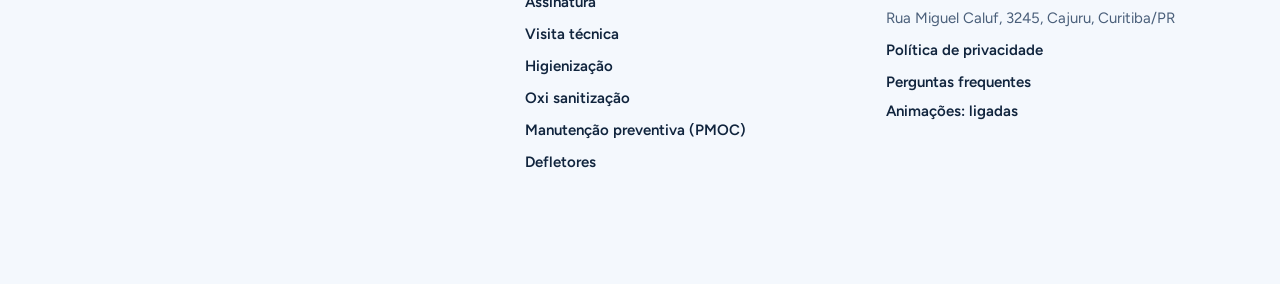
<file: assinatura/index.html>
<!DOCTYPE html><html lang="pt-BR"><head><meta charset="utf-8"><meta name="robots" content="noindex, nofollow"><meta name="viewport" content="width=device-width, initial-scale=1, viewport-fit=cover">
<title>Ar-Condicionado por Assinatura em Curitiba | Sem Comprar, com Manutenção Inclusa</title><meta name="description" content="Tenha ar-condicionado sem comprar. Planos a partir de R$ 150/mês com manutenção, frete, instalação e consultoria incluídos."><link rel="canonical" href="https://SEU-DOMINIO.com.br/assinatura/">
<meta property="og:type" content="website"><meta property="og:locale" content="pt_BR"><meta property="og:title" content="Ar-Condicionado por Assinatura em Curitiba | Sem Comprar, com Manutenção Inclusa"><meta property="og:description" content="Tenha ar-condicionado sem comprar. Planos a partir de R$ 150/mês com manutenção, frete, instalação e consultoria incluídos."><meta property="og:url" content="https://SEU-DOMINIO.com.br/assinatura/"><meta property="og:image" content="https://SEU-DOMINIO.com.br/assets/img/og-eficiclima.jpg"><meta name="twitter:card" content="summary_large_image">
<link rel="icon" href="../assets/img/favicon.png"><link rel="apple-touch-icon" href="../assets/img/icon-192.png"><meta name="theme-color" content="#06203F">
<link rel="preconnect" href="https://fonts.googleapis.com"><link rel="preconnect" href="https://fonts.gstatic.com" crossorigin>
<link href="https://fonts.googleapis.com/css2?family=Bricolage+Grotesque:opsz,wght@12..96,400..800&family=Figtree:wght@400;500;600;700&display=swap" rel="stylesheet">
<link rel="stylesheet" href="../assets/css/site.css"><script type="application/ld+json">{"@context": "https://schema.org", "@type": "LocalBusiness", "name": "Eficiclima", "slogan": "A eficiência na climatização", "telephone": "+5541985258469", "url": "https://SEU-DOMINIO.com.br/", "image": "https://SEU-DOMINIO.com.br/assets/img/og-eficiclima.jpg", "sameAs": ["https://www.instagram.com/eficiclima/"], "address": {"@type": "PostalAddress", "streetAddress": "Rua Miguel Caluf, 3245", "addressLocality": "Curitiba", "addressRegion": "PR", "addressCountry": "BR"}, "areaServed": "Curitiba e região"}</script><script type="application/ld+json">{"@context": "https://schema.org", "@type": "Service", "name": "Ar-condicionado por assinatura: tenha o equipamento sem precisar comprar", "description": "Tenha ar-condicionado sem comprar. Planos a partir de R$ 150/mês com manutenção, frete, instalação e consultoria incluídos.", "provider": {"@type": "LocalBusiness", "name": "Eficiclima"}, "areaServed": "Curitiba e região", "url": "https://SEU-DOMINIO.com.br/assinatura/"}</script><script type="application/ld+json">{"@context": "https://schema.org", "@type": "FAQPage", "mainEntity": [{"@type": "Question", "name": "O portátil esquenta no inverno?", "acceptedAnswer": {"@type": "Answer", "text": "Sim. O modelo Philco é quente e frio e utiliza tecnologia de bomba de calor."}}, {"@type": "Question", "name": "Precisa de dreno no modo aquecimento?", "acceptedAnswer": {"@type": "Answer", "text": "O equipamento pode funcionar com o tampão, sem dreno. Quando a bandeja atingir o limite, o aparelho emite um alarme e basta realizar o escoamento para voltar a utilizá-lo."}}, {"@type": "Question", "name": "A instalação e o frete têm custo?", "acceptedAnswer": {"@type": "Answer", "text": "Estão inclusos na compra do portátil Philco e nos planos de assinatura."}}]}</script></head><body class="inner"><svg width="0" height="0" style="position:absolute" aria-hidden="true"><symbol id="wa" viewBox="0 0 24 24"><path fill="currentColor" d="M17.47 14.38c-.3-.15-1.76-.87-2.03-.97-.27-.1-.47-.15-.67.15-.2.3-.77.97-.94 1.16-.17.2-.35.22-.64.07-.3-.15-1.26-.46-2.4-1.48-.89-.79-1.49-1.77-1.66-2.07-.17-.3-.02-.46.13-.61.14-.13.3-.35.45-.52.15-.18.2-.3.3-.5.1-.2.05-.37-.02-.52-.08-.15-.67-1.62-.92-2.2-.24-.58-.49-.5-.67-.51h-.57c-.2 0-.52.08-.8.37-.27.3-1.04 1.02-1.04 2.48s1.07 2.87 1.22 3.07c.15.2 2.1 3.2 5.08 4.48.71.3 1.26.49 1.69.63.71.23 1.36.2 1.87.12.57-.09 1.76-.72 2-1.41.25-.7.25-1.29.17-1.41-.07-.12-.27-.2-.57-.35M12.05 21.8h0a9.87 9.87 0 0 1-5.03-1.38l-.36-.21-3.74.98 1-3.65-.24-.37a9.86 9.86 0 0 1-1.51-5.26c0-5.45 4.44-9.88 9.89-9.88 2.64 0 5.12 1.03 6.99 2.9a9.83 9.83 0 0 1 2.89 6.99c0 5.45-4.44 9.88-9.89 9.88M20.46 3.49A11.8 11.8 0 0 0 12.05 0C5.5 0 .16 5.34.16 11.89c0 2.1.55 4.14 1.59 5.95L.06 24l6.3-1.65a11.9 11.9 0 0 0 5.68 1.45c6.56 0 11.9-5.34 11.9-11.9 0-3.18-1.24-6.17-3.48-8.41"/></symbol><symbol id="ig" viewBox="0 0 24 24"><rect x="3" y="3" width="18" height="18" rx="5" fill="none" stroke="currentColor" stroke-width="2"/><circle cx="12" cy="12" r="4.2" fill="none" stroke="currentColor" stroke-width="2"/><circle cx="17.3" cy="6.7" r="1.3" fill="currentColor"/></symbol></svg><div class="prog" id="pg"></div><header><div class="w"><a href="../index.html" aria-label="Eficiclima, página inicial"><img src="../assets/img/logo-eficiclima.webp" alt="Eficiclima, a eficiência na climatização" width="140" height="44"></a><nav id="nav" aria-label="Principal"><a href="../ar-condicionado-portatil-philco/index.html">Philco</a><a href="../locacao-emergencial/index.html">Locação</a><a href="../assinatura/index.html">Assinatura</a><a href="../higienizacao/index.html">Manutenção</a><a href="../contato/index.html">Contato</a></nav><div class="rt"><a class="btn" data-wa="Olá! Vim pelo site da Eficiclima e gostaria de um orçamento." href="../orcamento/index.html">Orçamento</a><button class="mb" type="button" aria-expanded="false" aria-controls="nav">Menu</button></div></div></header><main><div class="pg-h"><div class="w"><div class="crumbs"><a href="../index.html">Início</a> / Ar-condicionado por assinatura: tenha o equipamento sem precisar comprar</div><h1>Ar-condicionado por assinatura: tenha o equipamento sem precisar comprar</h1><p>Escolha o plano, a gente cuida da instalação e da manutenção.</p></div></div><div class="w pm"><div><img class="ft" src="../assets/img/portatil-instalado.webp" alt="Ar-condicionado portátil instalado em ambiente comercial" width="900" height="675" loading="lazy"><section><h2>Todos os planos incluem</h2><ul class="il"><li>Manutenção</li><li>Frete</li><li>Instalação</li><li>Consultoria e orientação de uso</li></ul><h2>E no inverno?</h2><p>Os modelos quente e frio utilizam tecnologia de bomba de calor. Em condições adequadas, esse sistema pode ser muito mais eficiente que aquecedores elétricos convencionais, pois transfere calor em vez de simplesmente gerar calor por resistência elétrica.</p><h2>Funcionamento no modo aquecimento</h2><p>O equipamento pode funcionar com o tampão, sem dreno. Quando a bandeja atingir o limite, o aparelho emite um alarme. Basta realizar o escoamento para voltar a utilizá-lo.</p><h2>Como funciona</h2><ol class="stl"><li>Chame a gente no WhatsApp e envie a foto do equipamento.</li><li>Receba o pré-orçamento.</li><li>Agendamos e atendemos com equipe própria.</li><li>Orientação de uso e suporte depois do serviço.</li></ol></section><section><h2>Perguntas frequentes</h2><details><summary>O portátil esquenta no inverno?</summary><p>Sim. O modelo Philco é quente e frio e utiliza tecnologia de bomba de calor.</p></details><details><summary>Precisa de dreno no modo aquecimento?</summary><p>O equipamento pode funcionar com o tampão, sem dreno. Quando a bandeja atingir o limite, o aparelho emite um alarme e basta realizar o escoamento para voltar a utilizá-lo.</p></details><details><summary>A instalação e o frete têm custo?</summary><p>Estão inclusos na compra do portátil Philco e nos planos de assinatura.</p></details></section></div><aside class="pc"><small>Planos (taxa de adesão R$ 300,00)</small><table class="tb"><tr><td>Trimestral</td><td>R$ 500/mês</td></tr><tr><td>Semestral</td><td>R$ 250/mês</td></tr><tr><td>Anual <em style="font-style:normal;font-size:13px;color:var(--sky)">melhor custo-benefício</em></td><td>R$ 150/mês</td></tr></table><a class="btn" data-wa="Olá! Quero assinar um plano de ar-condicionado." href="../orcamento/index.html">Quero assinar</a><small style="display:block;margin-top:14px">Resposta pelo WhatsApp (41) 98525-8469</small></aside></div><div class="ct" id="contato"><h2>Conte o que está acontecendo com o seu ar-condicionado.</h2><p>Envie uma foto e a queixa. Respondemos pelo WhatsApp.</p><div class="acts"><a class="btn" data-wa="Olá! Quero solicitar um orçamento." href="../orcamento/index.html">Pedir orçamento no WhatsApp</a><a class="btn g" href="https://www.instagram.com/eficiclima/" target="_blank" rel="noopener"><svg class="i" aria-hidden="true"><use href="#ig"/></svg>Siga no Instagram</a></div></div></main><footer><div class="w"><div><img src="../assets/img/logo-eficiclima.webp" alt="Eficiclima" width="120" height="46">A eficiência na climatização.<br>Atendemos residências, empresas e hospitais.</div>
<div><b>Serviços</b><br><a class="ln" href="../ar-condicionado-portatil-philco/index.html">Philco portátil</a><a class="ln" href="../locacao-emergencial/index.html">Locação emergencial</a><a class="ln" href="../assinatura/index.html">Assinatura</a><a class="ln" href="../visita-tecnica/index.html">Visita técnica</a><a class="ln" href="../higienizacao/index.html">Higienização</a><a class="ln" href="../oxi-sanitizacao/index.html">Oxi sanitização</a><a class="ln" href="../manutencao-preventiva-pmoc/index.html">Manutenção preventiva (PMOC)</a><a class="ln" href="../defletores/index.html">Defletores</a></div>
<div><b>Fale com a gente</b><a class="ln" data-wa="Olá! Vim pelo site da Eficiclima." href="#"><svg class="i" aria-hidden="true"><use href="#wa"/></svg>(41) 98525-8469</a><a class="ln" href="https://www.instagram.com/eficiclima/" target="_blank" rel="noopener"><svg class="i" aria-hidden="true"><use href="#ig"/></svg>@eficiclima</a><br>Rua Miguel Caluf, 3245, Cajuru, Curitiba/PR<br><a class="ln" href="../politica-de-privacidade/index.html">Política de privacidade</a><a class="ln" href="../faq/index.html">Perguntas frequentes</a><button id="mt" class="ln mtb" type="button">Animações</button></div></div></footer><a class="wa" data-wa="Olá! Vim pelo site da Eficiclima." href="#" aria-label="Falar pelo WhatsApp"><svg class="i" aria-hidden="true"><use href="#wa"/></svg></a><script src="../assets/js/config.js"></script><script src="../assets/js/site.js" defer></script></body></html>
</file>
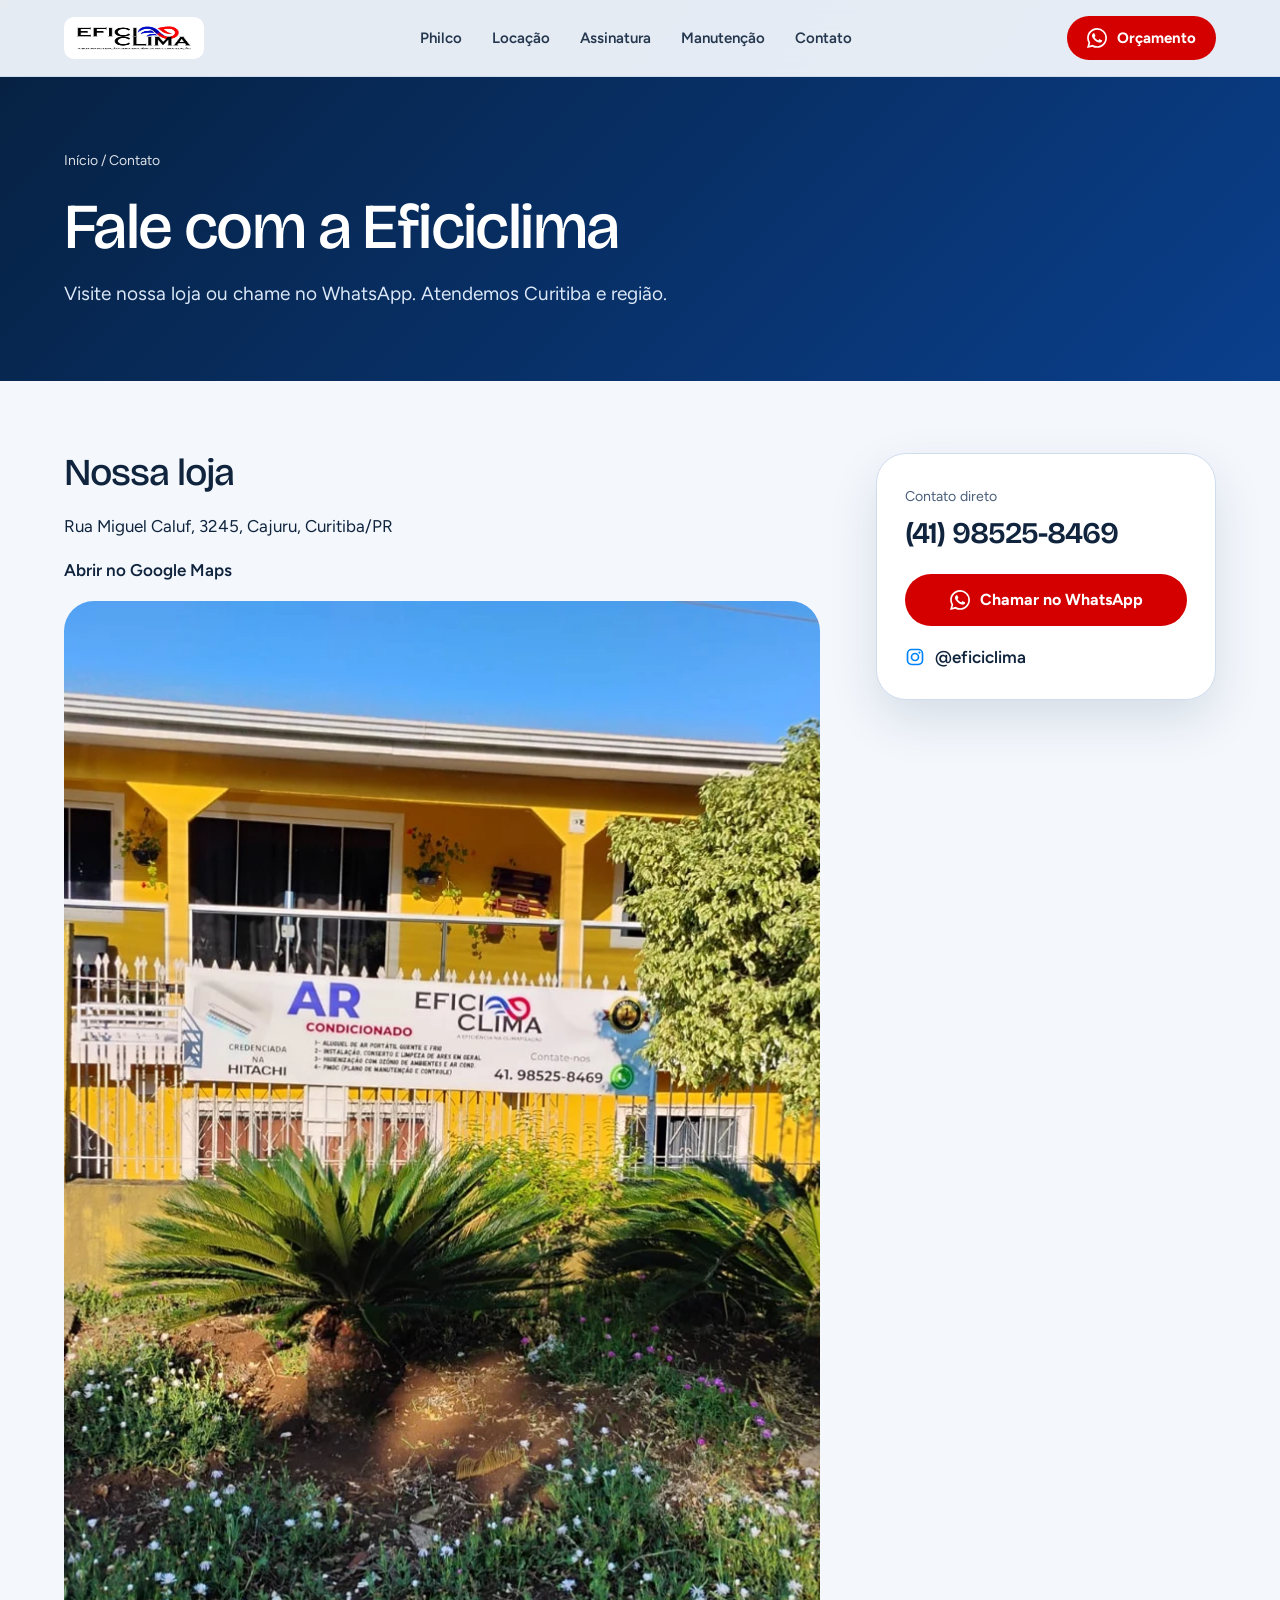
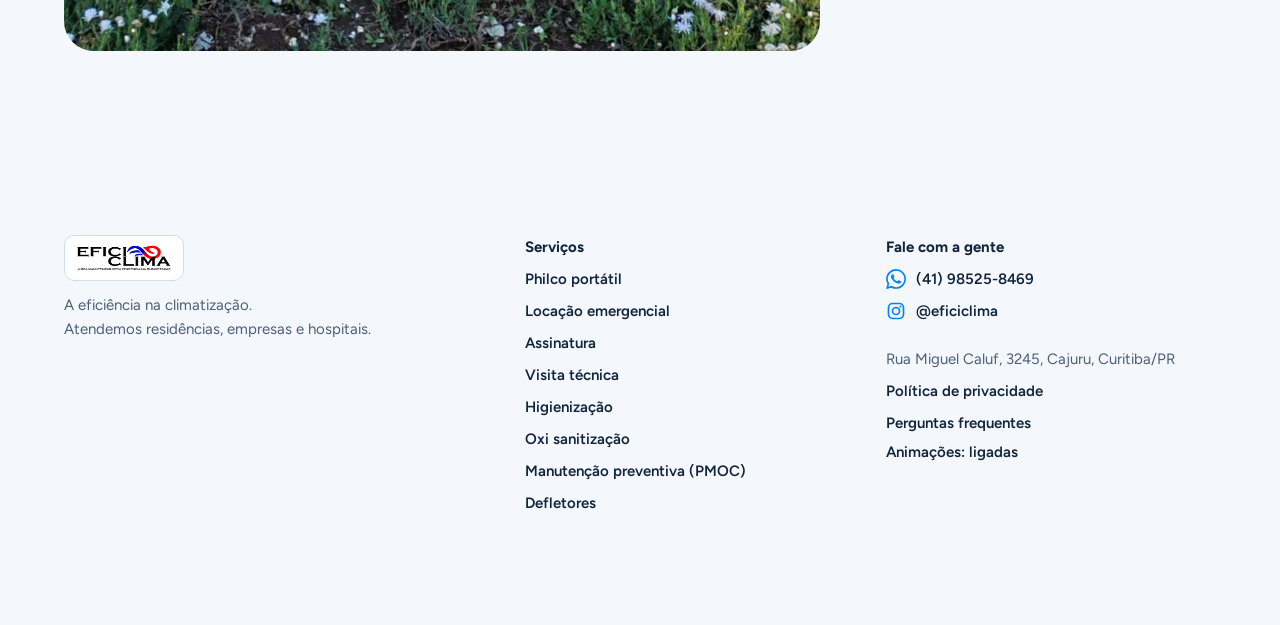
<file: contato/index.html>
<!DOCTYPE html><html lang="pt-BR"><head><meta charset="utf-8"><meta name="robots" content="noindex, nofollow"><meta name="viewport" content="width=device-width, initial-scale=1, viewport-fit=cover">
<title>Contato e Endereço | Eficiclima Ar-Condicionado em Curitiba (Cajuru)</title><meta name="description" content="Loja da Eficiclima na Rua Miguel Caluf, 3245, Cajuru, Curitiba/PR. WhatsApp (41) 98525-8469. Atendemos Curitiba e região."><link rel="canonical" href="https://SEU-DOMINIO.com.br/contato/">
<meta property="og:type" content="website"><meta property="og:locale" content="pt_BR"><meta property="og:title" content="Contato e Endereço | Eficiclima Ar-Condicionado em Curitiba (Cajuru)"><meta property="og:description" content="Loja da Eficiclima na Rua Miguel Caluf, 3245, Cajuru, Curitiba/PR. WhatsApp (41) 98525-8469. Atendemos Curitiba e região."><meta property="og:url" content="https://SEU-DOMINIO.com.br/contato/"><meta property="og:image" content="https://SEU-DOMINIO.com.br/assets/img/og-eficiclima.jpg"><meta name="twitter:card" content="summary_large_image">
<link rel="icon" href="../assets/img/favicon.png"><link rel="apple-touch-icon" href="../assets/img/icon-192.png"><meta name="theme-color" content="#06203F">
<link rel="preconnect" href="https://fonts.googleapis.com"><link rel="preconnect" href="https://fonts.gstatic.com" crossorigin>
<link href="https://fonts.googleapis.com/css2?family=Bricolage+Grotesque:opsz,wght@12..96,400..800&family=Figtree:wght@400;500;600;700&display=swap" rel="stylesheet">
<link rel="stylesheet" href="../assets/css/site.css"><script type="application/ld+json">{"@context": "https://schema.org", "@type": "LocalBusiness", "name": "Eficiclima", "slogan": "A eficiência na climatização", "telephone": "+5541985258469", "url": "https://SEU-DOMINIO.com.br/", "image": "https://SEU-DOMINIO.com.br/assets/img/og-eficiclima.jpg", "sameAs": ["https://www.instagram.com/eficiclima/"], "address": {"@type": "PostalAddress", "streetAddress": "Rua Miguel Caluf, 3245", "addressLocality": "Curitiba", "addressRegion": "PR", "addressCountry": "BR"}, "areaServed": "Curitiba e região"}</script></head><body class="inner"><svg width="0" height="0" style="position:absolute" aria-hidden="true"><symbol id="wa" viewBox="0 0 24 24"><path fill="currentColor" d="M17.47 14.38c-.3-.15-1.76-.87-2.03-.97-.27-.1-.47-.15-.67.15-.2.3-.77.97-.94 1.16-.17.2-.35.22-.64.07-.3-.15-1.26-.46-2.4-1.48-.89-.79-1.49-1.77-1.66-2.07-.17-.3-.02-.46.13-.61.14-.13.3-.35.45-.52.15-.18.2-.3.3-.5.1-.2.05-.37-.02-.52-.08-.15-.67-1.62-.92-2.2-.24-.58-.49-.5-.67-.51h-.57c-.2 0-.52.08-.8.37-.27.3-1.04 1.02-1.04 2.48s1.07 2.87 1.22 3.07c.15.2 2.1 3.2 5.08 4.48.71.3 1.26.49 1.69.63.71.23 1.36.2 1.87.12.57-.09 1.76-.72 2-1.41.25-.7.25-1.29.17-1.41-.07-.12-.27-.2-.57-.35M12.05 21.8h0a9.87 9.87 0 0 1-5.03-1.38l-.36-.21-3.74.98 1-3.65-.24-.37a9.86 9.86 0 0 1-1.51-5.26c0-5.45 4.44-9.88 9.89-9.88 2.64 0 5.12 1.03 6.99 2.9a9.83 9.83 0 0 1 2.89 6.99c0 5.45-4.44 9.88-9.89 9.88M20.46 3.49A11.8 11.8 0 0 0 12.05 0C5.5 0 .16 5.34.16 11.89c0 2.1.55 4.14 1.59 5.95L.06 24l6.3-1.65a11.9 11.9 0 0 0 5.68 1.45c6.56 0 11.9-5.34 11.9-11.9 0-3.18-1.24-6.17-3.48-8.41"/></symbol><symbol id="ig" viewBox="0 0 24 24"><rect x="3" y="3" width="18" height="18" rx="5" fill="none" stroke="currentColor" stroke-width="2"/><circle cx="12" cy="12" r="4.2" fill="none" stroke="currentColor" stroke-width="2"/><circle cx="17.3" cy="6.7" r="1.3" fill="currentColor"/></symbol></svg><div class="prog" id="pg"></div><header><div class="w"><a href="../index.html" aria-label="Eficiclima, página inicial"><img src="../assets/img/logo-eficiclima.webp" alt="Eficiclima, a eficiência na climatização" width="140" height="44"></a><nav id="nav" aria-label="Principal"><a href="../ar-condicionado-portatil-philco/index.html">Philco</a><a href="../locacao-emergencial/index.html">Locação</a><a href="../assinatura/index.html">Assinatura</a><a href="../higienizacao/index.html">Manutenção</a><a href="../contato/index.html">Contato</a></nav><div class="rt"><a class="btn" data-wa="Olá! Vim pelo site da Eficiclima e gostaria de um orçamento." href="../orcamento/index.html">Orçamento</a><button class="mb" type="button" aria-expanded="false" aria-controls="nav">Menu</button></div></div></header><main><div class="pg-h"><div class="w"><div class="crumbs"><a href="../index.html">Início</a> / Contato</div><h1>Fale com a Eficiclima</h1><p>Visite nossa loja ou chame no WhatsApp. Atendemos Curitiba e região.</p></div></div><div class="w pm"><div><section><h2>Nossa loja</h2><p>Rua Miguel Caluf, 3245, Cajuru, Curitiba/PR</p><p><a class="ln" href="https://www.google.com/maps/search/?api=1&query=Rua+Miguel+Caluf,+3245,+Cajuru,+Curitiba/PR" target="_blank" rel="noopener">Abrir no Google Maps</a></p><img class="ft" src="../assets/img/fachada-eficiclima.webp" alt="Fachada da loja da Eficiclima no Cajuru, em Curitiba" width="1400" height="1050" loading="lazy"></section></div>
<aside class="pc"><small>Contato direto</small><div class="pr" style="font-size:30px">(41) 98525-8469</div><a class="btn" data-wa="Olá! Vim pelo site da Eficiclima." href="#">Chamar no WhatsApp</a><a class="ln" style="margin-top:18px" href="https://www.instagram.com/eficiclima/" target="_blank" rel="noopener"><svg class="i" aria-hidden="true"><use href="#ig"/></svg>@eficiclima</a></aside></div></main><footer><div class="w"><div><img src="../assets/img/logo-eficiclima.webp" alt="Eficiclima" width="120" height="46">A eficiência na climatização.<br>Atendemos residências, empresas e hospitais.</div>
<div><b>Serviços</b><br><a class="ln" href="../ar-condicionado-portatil-philco/index.html">Philco portátil</a><a class="ln" href="../locacao-emergencial/index.html">Locação emergencial</a><a class="ln" href="../assinatura/index.html">Assinatura</a><a class="ln" href="../visita-tecnica/index.html">Visita técnica</a><a class="ln" href="../higienizacao/index.html">Higienização</a><a class="ln" href="../oxi-sanitizacao/index.html">Oxi sanitização</a><a class="ln" href="../manutencao-preventiva-pmoc/index.html">Manutenção preventiva (PMOC)</a><a class="ln" href="../defletores/index.html">Defletores</a></div>
<div><b>Fale com a gente</b><a class="ln" data-wa="Olá! Vim pelo site da Eficiclima." href="#"><svg class="i" aria-hidden="true"><use href="#wa"/></svg>(41) 98525-8469</a><a class="ln" href="https://www.instagram.com/eficiclima/" target="_blank" rel="noopener"><svg class="i" aria-hidden="true"><use href="#ig"/></svg>@eficiclima</a><br>Rua Miguel Caluf, 3245, Cajuru, Curitiba/PR<br><a class="ln" href="../politica-de-privacidade/index.html">Política de privacidade</a><a class="ln" href="../faq/index.html">Perguntas frequentes</a><button id="mt" class="ln mtb" type="button">Animações</button></div></div></footer><a class="wa" data-wa="Olá! Vim pelo site da Eficiclima." href="#" aria-label="Falar pelo WhatsApp"><svg class="i" aria-hidden="true"><use href="#wa"/></svg></a><script src="../assets/js/config.js"></script><script src="../assets/js/site.js" defer></script></body></html>
</file>
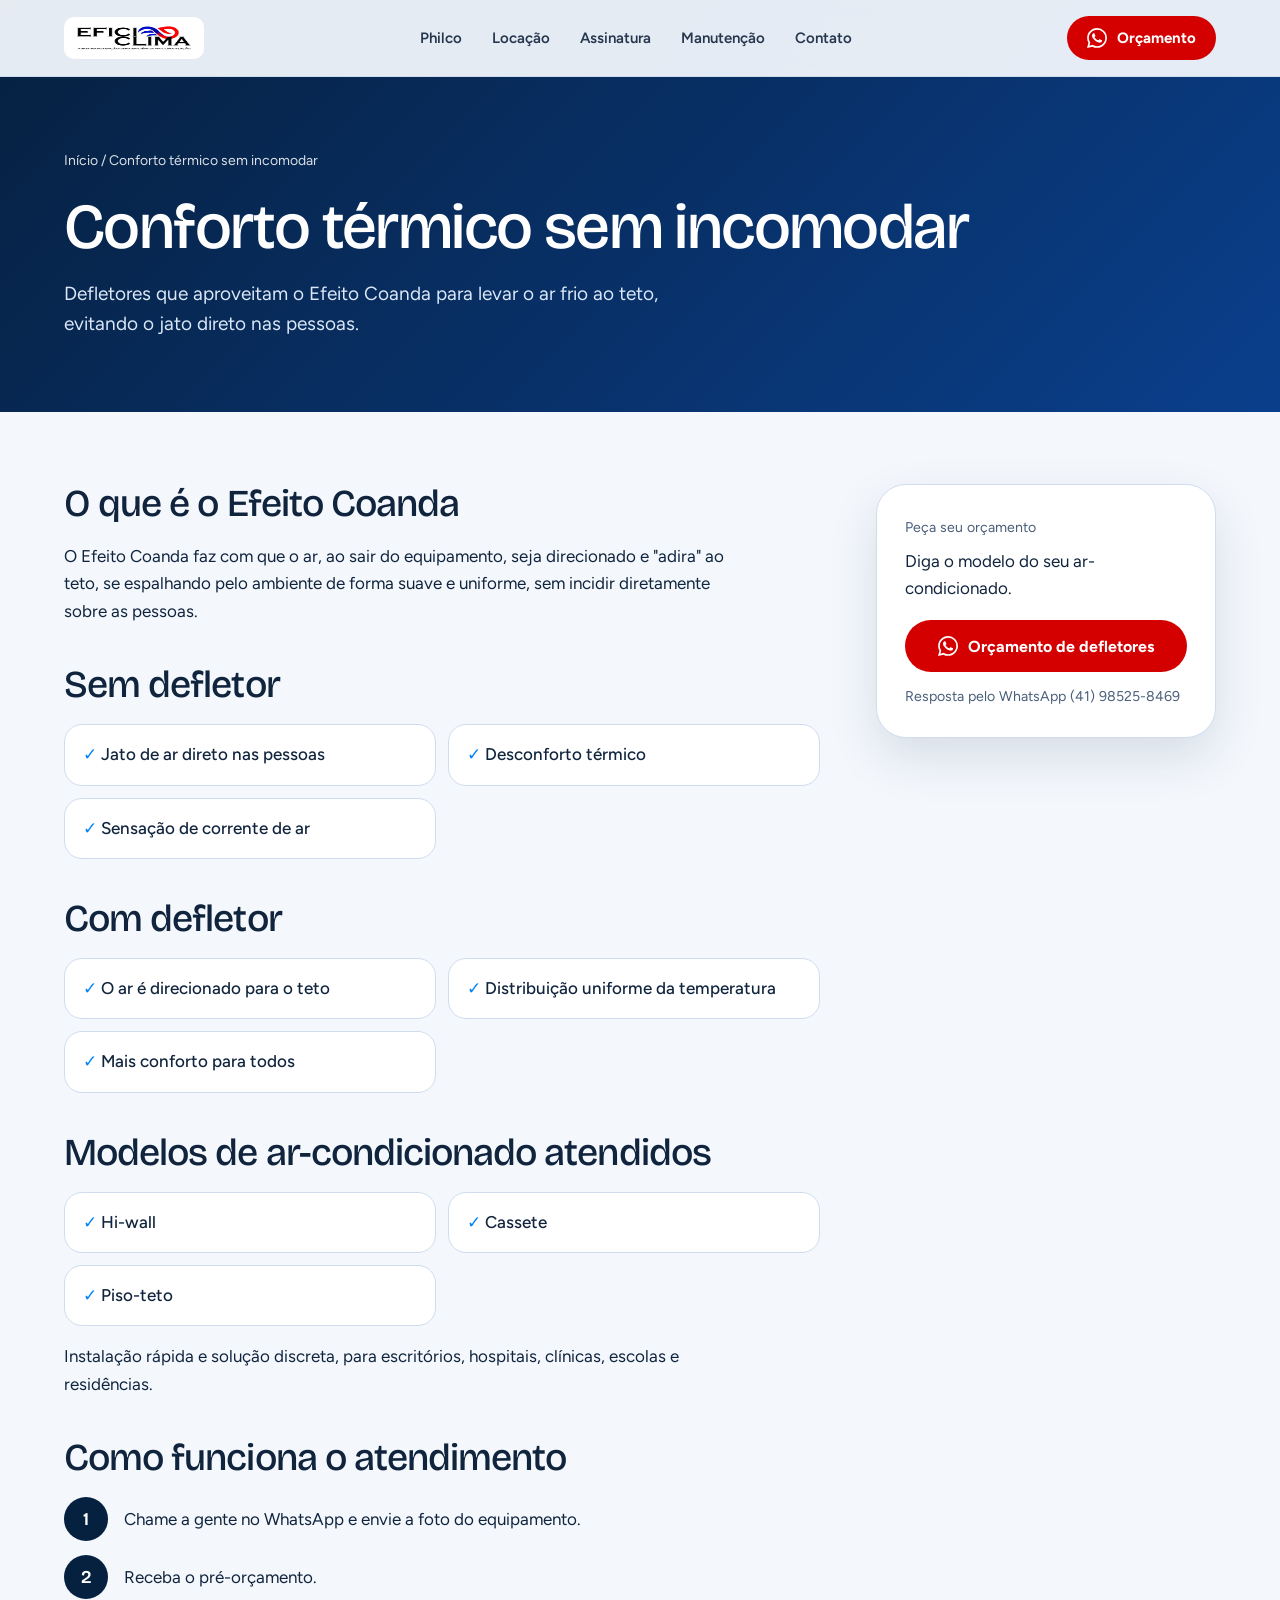
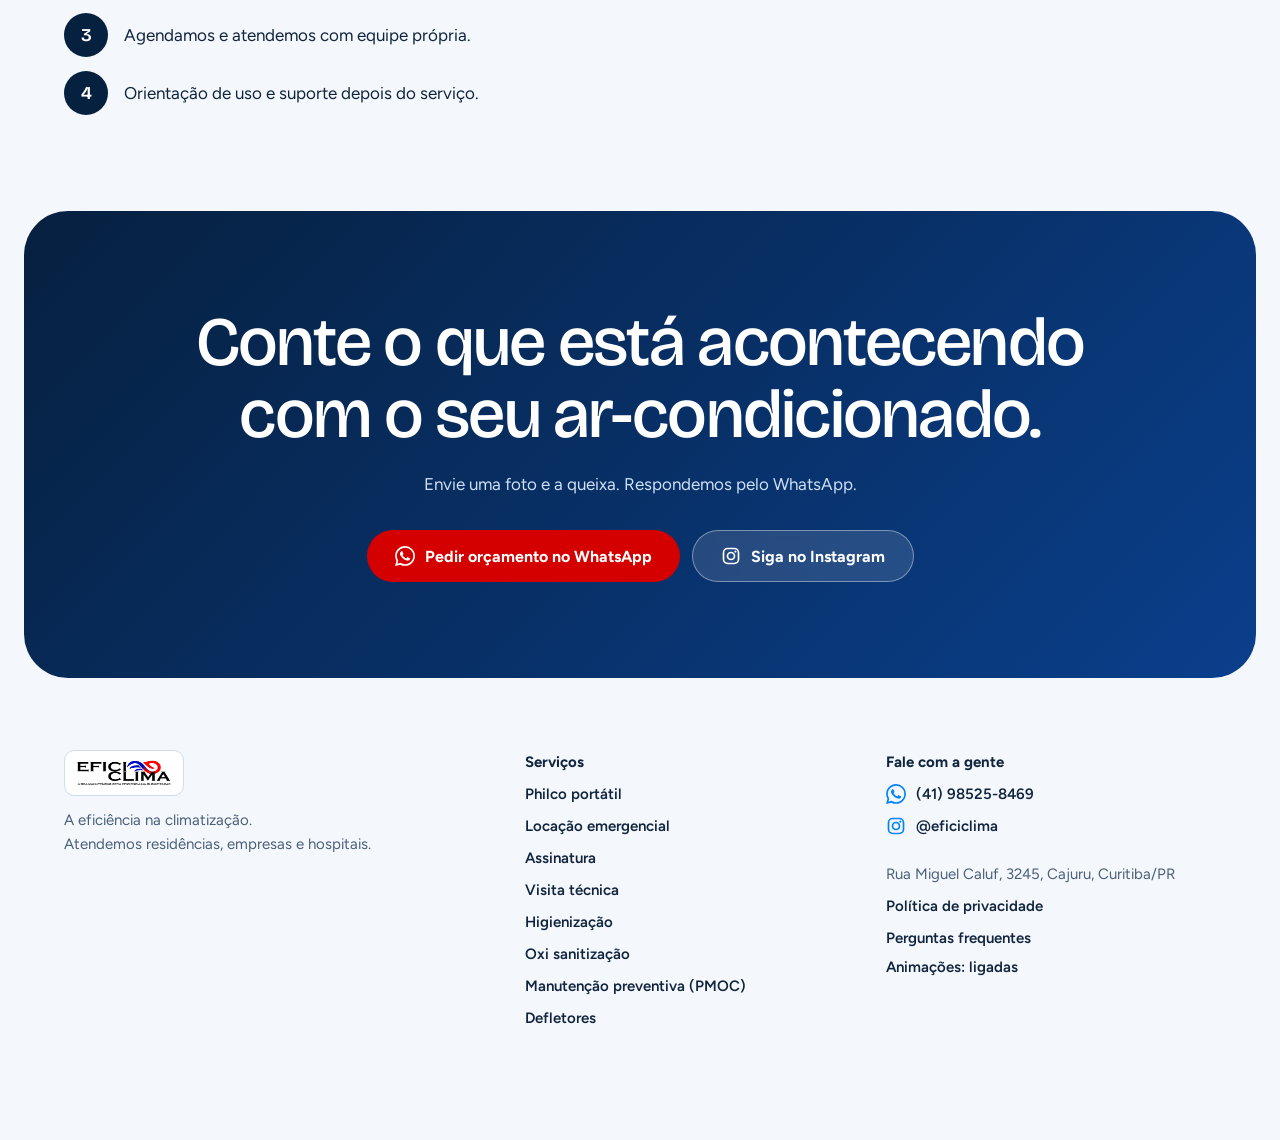
<file: defletores/index.html>
<!DOCTYPE html><html lang="pt-BR"><head><meta charset="utf-8"><meta name="robots" content="noindex, nofollow"><meta name="viewport" content="width=device-width, initial-scale=1, viewport-fit=cover">
<title>Defletores para Ar-Condicionado (Efeito Coanda) em Curitiba | Eficiclima</title><meta name="description" content="Defletores que levam o ar frio ao teto, evitando o jato direto nas pessoas. Para hi-wall, cassete e piso-teto, com instalação em Curitiba e região."><link rel="canonical" href="https://SEU-DOMINIO.com.br/defletores/">
<meta property="og:type" content="website"><meta property="og:locale" content="pt_BR"><meta property="og:title" content="Defletores para Ar-Condicionado (Efeito Coanda) em Curitiba | Eficiclima"><meta property="og:description" content="Defletores que levam o ar frio ao teto, evitando o jato direto nas pessoas. Para hi-wall, cassete e piso-teto, com instalação em Curitiba e região."><meta property="og:url" content="https://SEU-DOMINIO.com.br/defletores/"><meta property="og:image" content="https://SEU-DOMINIO.com.br/assets/img/og-eficiclima.jpg"><meta name="twitter:card" content="summary_large_image">
<link rel="icon" href="../assets/img/favicon.png"><link rel="apple-touch-icon" href="../assets/img/icon-192.png"><meta name="theme-color" content="#06203F">
<link rel="preconnect" href="https://fonts.googleapis.com"><link rel="preconnect" href="https://fonts.gstatic.com" crossorigin>
<link href="https://fonts.googleapis.com/css2?family=Bricolage+Grotesque:opsz,wght@12..96,400..800&family=Figtree:wght@400;500;600;700&display=swap" rel="stylesheet">
<link rel="stylesheet" href="../assets/css/site.css"><script type="application/ld+json">{"@context": "https://schema.org", "@type": "LocalBusiness", "name": "Eficiclima", "slogan": "A eficiência na climatização", "telephone": "+5541985258469", "url": "https://SEU-DOMINIO.com.br/", "image": "https://SEU-DOMINIO.com.br/assets/img/og-eficiclima.jpg", "sameAs": ["https://www.instagram.com/eficiclima/"], "address": {"@type": "PostalAddress", "streetAddress": "Rua Miguel Caluf, 3245", "addressLocality": "Curitiba", "addressRegion": "PR", "addressCountry": "BR"}, "areaServed": "Curitiba e região"}</script><script type="application/ld+json">{"@context": "https://schema.org", "@type": "Service", "name": "Conforto térmico sem incomodar", "description": "Defletores que levam o ar frio ao teto, evitando o jato direto nas pessoas. Para hi-wall, cassete e piso-teto, com instalação em Curitiba e região.", "provider": {"@type": "LocalBusiness", "name": "Eficiclima"}, "areaServed": "Curitiba e região", "url": "https://SEU-DOMINIO.com.br/defletores/"}</script></head><body class="inner"><svg width="0" height="0" style="position:absolute" aria-hidden="true"><symbol id="wa" viewBox="0 0 24 24"><path fill="currentColor" d="M17.47 14.38c-.3-.15-1.76-.87-2.03-.97-.27-.1-.47-.15-.67.15-.2.3-.77.97-.94 1.16-.17.2-.35.22-.64.07-.3-.15-1.26-.46-2.4-1.48-.89-.79-1.49-1.77-1.66-2.07-.17-.3-.02-.46.13-.61.14-.13.3-.35.45-.52.15-.18.2-.3.3-.5.1-.2.05-.37-.02-.52-.08-.15-.67-1.62-.92-2.2-.24-.58-.49-.5-.67-.51h-.57c-.2 0-.52.08-.8.37-.27.3-1.04 1.02-1.04 2.48s1.07 2.87 1.22 3.07c.15.2 2.1 3.2 5.08 4.48.71.3 1.26.49 1.69.63.71.23 1.36.2 1.87.12.57-.09 1.76-.72 2-1.41.25-.7.25-1.29.17-1.41-.07-.12-.27-.2-.57-.35M12.05 21.8h0a9.87 9.87 0 0 1-5.03-1.38l-.36-.21-3.74.98 1-3.65-.24-.37a9.86 9.86 0 0 1-1.51-5.26c0-5.45 4.44-9.88 9.89-9.88 2.64 0 5.12 1.03 6.99 2.9a9.83 9.83 0 0 1 2.89 6.99c0 5.45-4.44 9.88-9.89 9.88M20.46 3.49A11.8 11.8 0 0 0 12.05 0C5.5 0 .16 5.34.16 11.89c0 2.1.55 4.14 1.59 5.95L.06 24l6.3-1.65a11.9 11.9 0 0 0 5.68 1.45c6.56 0 11.9-5.34 11.9-11.9 0-3.18-1.24-6.17-3.48-8.41"/></symbol><symbol id="ig" viewBox="0 0 24 24"><rect x="3" y="3" width="18" height="18" rx="5" fill="none" stroke="currentColor" stroke-width="2"/><circle cx="12" cy="12" r="4.2" fill="none" stroke="currentColor" stroke-width="2"/><circle cx="17.3" cy="6.7" r="1.3" fill="currentColor"/></symbol></svg><div class="prog" id="pg"></div><header><div class="w"><a href="../index.html" aria-label="Eficiclima, página inicial"><img src="../assets/img/logo-eficiclima.webp" alt="Eficiclima, a eficiência na climatização" width="140" height="44"></a><nav id="nav" aria-label="Principal"><a href="../ar-condicionado-portatil-philco/index.html">Philco</a><a href="../locacao-emergencial/index.html">Locação</a><a href="../assinatura/index.html">Assinatura</a><a href="../higienizacao/index.html">Manutenção</a><a href="../contato/index.html">Contato</a></nav><div class="rt"><a class="btn" data-wa="Olá! Vim pelo site da Eficiclima e gostaria de um orçamento." href="../orcamento/index.html">Orçamento</a><button class="mb" type="button" aria-expanded="false" aria-controls="nav">Menu</button></div></div></header><main><div class="pg-h"><div class="w"><div class="crumbs"><a href="../index.html">Início</a> / Conforto térmico sem incomodar</div><h1>Conforto térmico sem incomodar</h1><p>Defletores que aproveitam o Efeito Coanda para levar o ar frio ao teto, evitando o jato direto nas pessoas.</p></div></div><div class="w pm"><div><section><h2>O que é o Efeito Coanda</h2><p>O Efeito Coanda faz com que o ar, ao sair do equipamento, seja direcionado e &quot;adira&quot; ao teto, se espalhando pelo ambiente de forma suave e uniforme, sem incidir diretamente sobre as pessoas.</p><h2>Sem defletor</h2><ul class="il"><li>Jato de ar direto nas pessoas</li><li>Desconforto térmico</li><li>Sensação de corrente de ar</li></ul><h2>Com defletor</h2><ul class="il"><li>O ar é direcionado para o teto</li><li>Distribuição uniforme da temperatura</li><li>Mais conforto para todos</li></ul><h2>Modelos de ar-condicionado atendidos</h2><ul class="il"><li>Hi-wall</li><li>Cassete</li><li>Piso-teto</li></ul><p>Instalação rápida e solução discreta, para escritórios, hospitais, clínicas, escolas e residências.</p><h2>Como funciona o atendimento</h2><ol class="stl"><li>Chame a gente no WhatsApp e envie a foto do equipamento.</li><li>Receba o pré-orçamento.</li><li>Agendamos e atendemos com equipe própria.</li><li>Orientação de uso e suporte depois do serviço.</li></ol></section></div><aside class="pc"><small>Peça seu orçamento</small><p style="margin:8px 0 0">Diga o modelo do seu ar-condicionado.</p><a class="btn" data-wa="Olá! Quero um orçamento de defletores (Efeito Coanda)." href="../orcamento/index.html">Orçamento de defletores</a><small style="display:block;margin-top:14px">Resposta pelo WhatsApp (41) 98525-8469</small></aside></div><div class="ct" id="contato"><h2>Conte o que está acontecendo com o seu ar-condicionado.</h2><p>Envie uma foto e a queixa. Respondemos pelo WhatsApp.</p><div class="acts"><a class="btn" data-wa="Olá! Quero solicitar um orçamento." href="../orcamento/index.html">Pedir orçamento no WhatsApp</a><a class="btn g" href="https://www.instagram.com/eficiclima/" target="_blank" rel="noopener"><svg class="i" aria-hidden="true"><use href="#ig"/></svg>Siga no Instagram</a></div></div></main><footer><div class="w"><div><img src="../assets/img/logo-eficiclima.webp" alt="Eficiclima" width="120" height="46">A eficiência na climatização.<br>Atendemos residências, empresas e hospitais.</div>
<div><b>Serviços</b><br><a class="ln" href="../ar-condicionado-portatil-philco/index.html">Philco portátil</a><a class="ln" href="../locacao-emergencial/index.html">Locação emergencial</a><a class="ln" href="../assinatura/index.html">Assinatura</a><a class="ln" href="../visita-tecnica/index.html">Visita técnica</a><a class="ln" href="../higienizacao/index.html">Higienização</a><a class="ln" href="../oxi-sanitizacao/index.html">Oxi sanitização</a><a class="ln" href="../manutencao-preventiva-pmoc/index.html">Manutenção preventiva (PMOC)</a><a class="ln" href="../defletores/index.html">Defletores</a></div>
<div><b>Fale com a gente</b><a class="ln" data-wa="Olá! Vim pelo site da Eficiclima." href="#"><svg class="i" aria-hidden="true"><use href="#wa"/></svg>(41) 98525-8469</a><a class="ln" href="https://www.instagram.com/eficiclima/" target="_blank" rel="noopener"><svg class="i" aria-hidden="true"><use href="#ig"/></svg>@eficiclima</a><br>Rua Miguel Caluf, 3245, Cajuru, Curitiba/PR<br><a class="ln" href="../politica-de-privacidade/index.html">Política de privacidade</a><a class="ln" href="../faq/index.html">Perguntas frequentes</a><button id="mt" class="ln mtb" type="button">Animações</button></div></div></footer><a class="wa" data-wa="Olá! Vim pelo site da Eficiclima." href="#" aria-label="Falar pelo WhatsApp"><svg class="i" aria-hidden="true"><use href="#wa"/></svg></a><script src="../assets/js/config.js"></script><script src="../assets/js/site.js" defer></script></body></html>
</file>
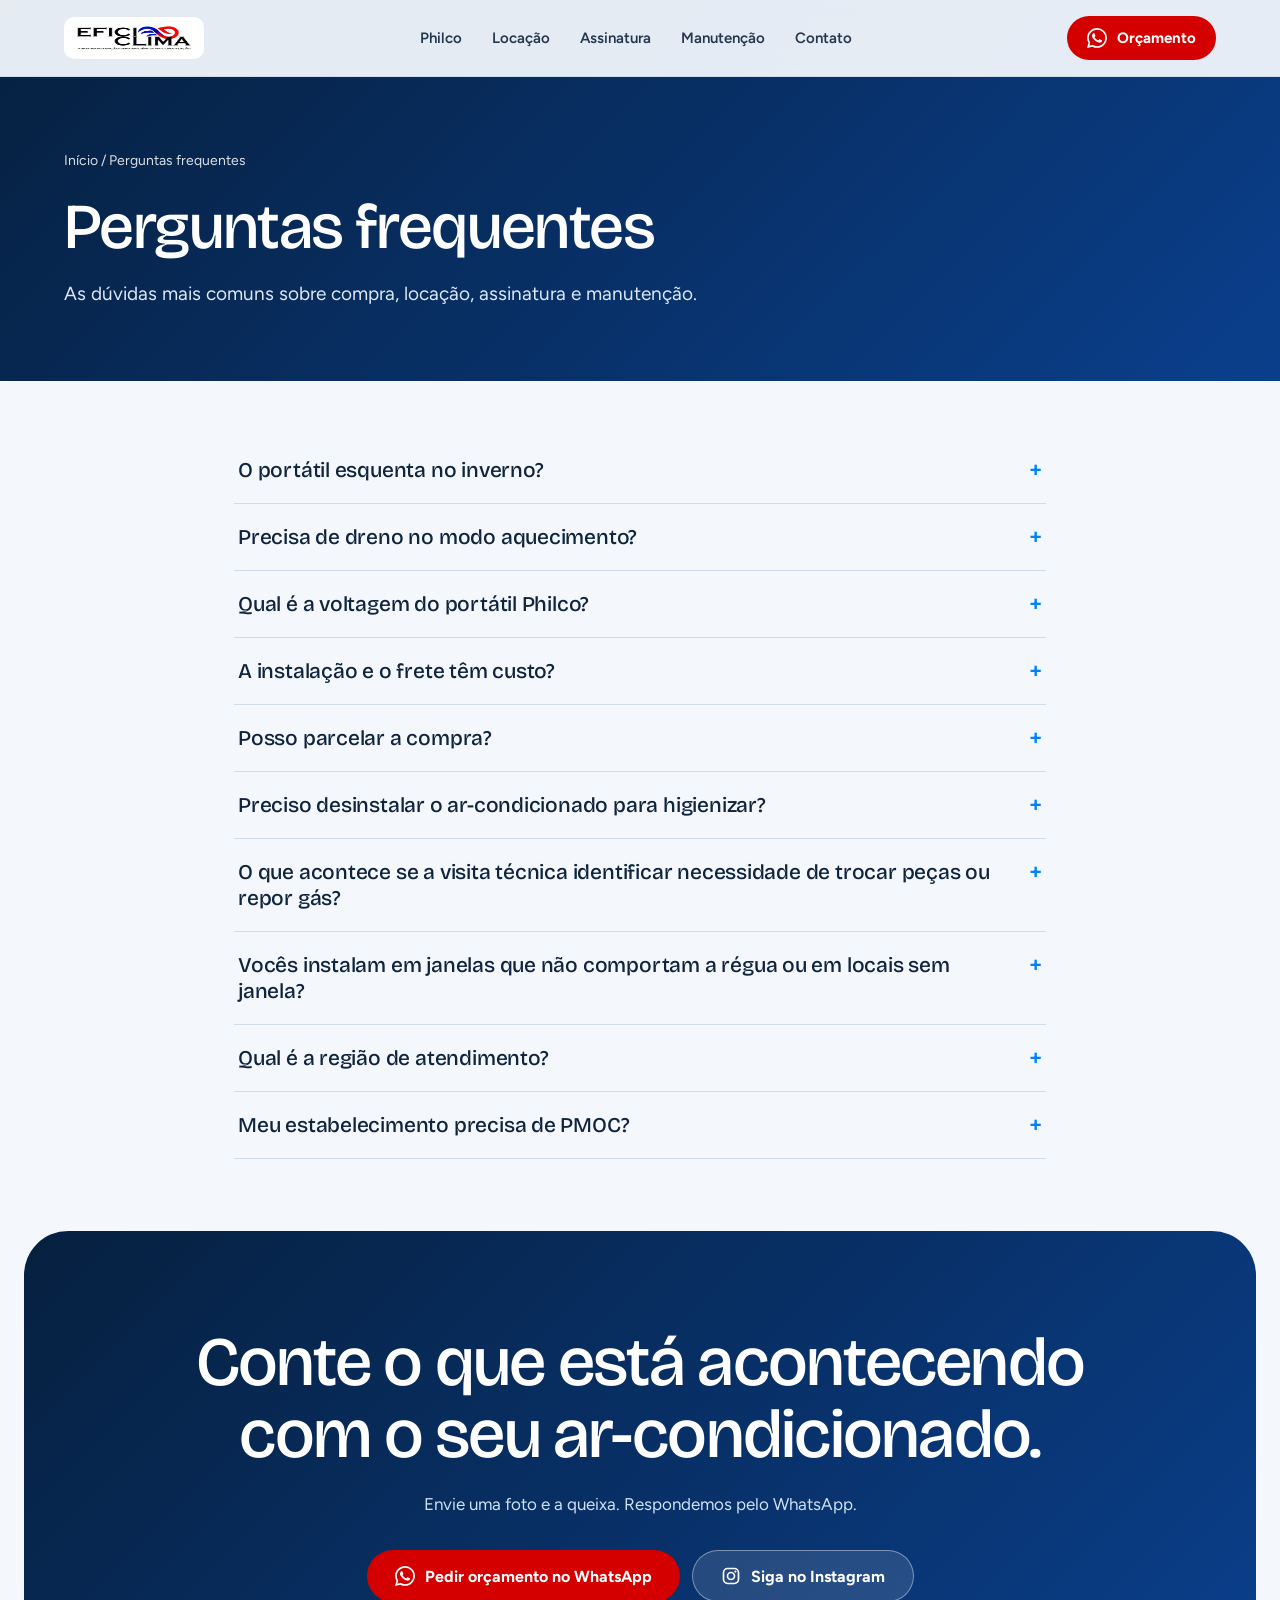
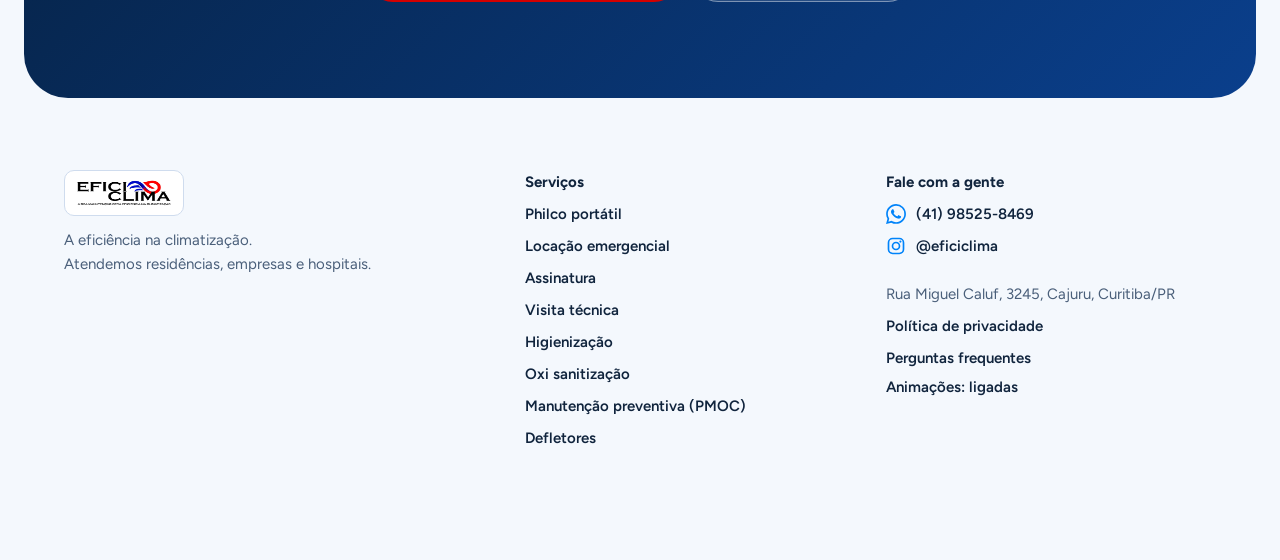
<file: faq/index.html>
<!DOCTYPE html><html lang="pt-BR"><head><meta charset="utf-8"><meta name="robots" content="noindex, nofollow"><meta name="viewport" content="width=device-width, initial-scale=1, viewport-fit=cover">
<title>Perguntas Frequentes sobre Ar-Condicionado | Eficiclima Curitiba</title><meta name="description" content="Tire dúvidas sobre ar-condicionado portátil quente e frio, locação, assinatura, higienização e visita técnica em Curitiba."><link rel="canonical" href="https://SEU-DOMINIO.com.br/faq/">
<meta property="og:type" content="website"><meta property="og:locale" content="pt_BR"><meta property="og:title" content="Perguntas Frequentes sobre Ar-Condicionado | Eficiclima Curitiba"><meta property="og:description" content="Tire dúvidas sobre ar-condicionado portátil quente e frio, locação, assinatura, higienização e visita técnica em Curitiba."><meta property="og:url" content="https://SEU-DOMINIO.com.br/faq/"><meta property="og:image" content="https://SEU-DOMINIO.com.br/assets/img/og-eficiclima.jpg"><meta name="twitter:card" content="summary_large_image">
<link rel="icon" href="../assets/img/favicon.png"><link rel="apple-touch-icon" href="../assets/img/icon-192.png"><meta name="theme-color" content="#06203F">
<link rel="preconnect" href="https://fonts.googleapis.com"><link rel="preconnect" href="https://fonts.gstatic.com" crossorigin>
<link href="https://fonts.googleapis.com/css2?family=Bricolage+Grotesque:opsz,wght@12..96,400..800&family=Figtree:wght@400;500;600;700&display=swap" rel="stylesheet">
<link rel="stylesheet" href="../assets/css/site.css"><script type="application/ld+json">{"@context": "https://schema.org", "@type": "LocalBusiness", "name": "Eficiclima", "slogan": "A eficiência na climatização", "telephone": "+5541985258469", "url": "https://SEU-DOMINIO.com.br/", "image": "https://SEU-DOMINIO.com.br/assets/img/og-eficiclima.jpg", "sameAs": ["https://www.instagram.com/eficiclima/"], "address": {"@type": "PostalAddress", "streetAddress": "Rua Miguel Caluf, 3245", "addressLocality": "Curitiba", "addressRegion": "PR", "addressCountry": "BR"}, "areaServed": "Curitiba e região"}</script><script type="application/ld+json">{"@context": "https://schema.org", "@type": "FAQPage", "mainEntity": [{"@type": "Question", "name": "O portátil esquenta no inverno?", "acceptedAnswer": {"@type": "Answer", "text": "Sim. O modelo Philco é quente e frio e utiliza tecnologia de bomba de calor."}}, {"@type": "Question", "name": "Precisa de dreno no modo aquecimento?", "acceptedAnswer": {"@type": "Answer", "text": "O equipamento pode funcionar com o tampão, sem dreno. Quando a bandeja atingir o limite, o aparelho emite um alarme e basta realizar o escoamento para voltar a utilizá-lo."}}, {"@type": "Question", "name": "Qual é a voltagem do portátil Philco?", "acceptedAnswer": {"@type": "Answer", "text": "110V."}}, {"@type": "Question", "name": "A instalação e o frete têm custo?", "acceptedAnswer": {"@type": "Answer", "text": "Estão inclusos na compra do portátil Philco e nos planos de assinatura."}}, {"@type": "Question", "name": "Posso parcelar a compra?", "acceptedAnswer": {"@type": "Answer", "text": "Sim, em até 6x sem juros."}}, {"@type": "Question", "name": "Preciso desinstalar o ar-condicionado para higienizar?", "acceptedAnswer": {"@type": "Answer", "text": "Não. A higienização é feita no local, sem bagunça, em cerca de uma hora."}}, {"@type": "Question", "name": "O que acontece se a visita técnica identificar necessidade de trocar peças ou repor gás?", "acceptedAnswer": {"@type": "Answer", "text": "Apresentamos um orçamento complementar antes de qualquer serviço. Após a aprovação e a chegada dos insumos, o reparo é feito em nova visita, com agendamento prioritário."}}, {"@type": "Question", "name": "Vocês instalam em janelas que não comportam a régua ou em locais sem janela?", "acceptedAnswer": {"@type": "Answer", "text": "Sim. Em janelas basculantes ou de correr, vedamos com papel especial lavável. Também instalamos a descarga do ar quente em portas."}}, {"@type": "Question", "name": "Qual é a região de atendimento?", "acceptedAnswer": {"@type": "Answer", "text": "Atendemos Curitiba e região, para residências, empresas e hospitais."}}, {"@type": "Question", "name": "Meu estabelecimento precisa de PMOC?", "acceptedAnswer": {"@type": "Answer", "text": "A Lei 13.589/2018 trata da manutenção e do controle de sistemas de climatização em ambientes de uso público e coletivo. Chame a gente e confirme com o responsável técnico se o seu caso se enquadra."}}]}</script></head><body class="inner"><svg width="0" height="0" style="position:absolute" aria-hidden="true"><symbol id="wa" viewBox="0 0 24 24"><path fill="currentColor" d="M17.47 14.38c-.3-.15-1.76-.87-2.03-.97-.27-.1-.47-.15-.67.15-.2.3-.77.97-.94 1.16-.17.2-.35.22-.64.07-.3-.15-1.26-.46-2.4-1.48-.89-.79-1.49-1.77-1.66-2.07-.17-.3-.02-.46.13-.61.14-.13.3-.35.45-.52.15-.18.2-.3.3-.5.1-.2.05-.37-.02-.52-.08-.15-.67-1.62-.92-2.2-.24-.58-.49-.5-.67-.51h-.57c-.2 0-.52.08-.8.37-.27.3-1.04 1.02-1.04 2.48s1.07 2.87 1.22 3.07c.15.2 2.1 3.2 5.08 4.48.71.3 1.26.49 1.69.63.71.23 1.36.2 1.87.12.57-.09 1.76-.72 2-1.41.25-.7.25-1.29.17-1.41-.07-.12-.27-.2-.57-.35M12.05 21.8h0a9.87 9.87 0 0 1-5.03-1.38l-.36-.21-3.74.98 1-3.65-.24-.37a9.86 9.86 0 0 1-1.51-5.26c0-5.45 4.44-9.88 9.89-9.88 2.64 0 5.12 1.03 6.99 2.9a9.83 9.83 0 0 1 2.89 6.99c0 5.45-4.44 9.88-9.89 9.88M20.46 3.49A11.8 11.8 0 0 0 12.05 0C5.5 0 .16 5.34.16 11.89c0 2.1.55 4.14 1.59 5.95L.06 24l6.3-1.65a11.9 11.9 0 0 0 5.68 1.45c6.56 0 11.9-5.34 11.9-11.9 0-3.18-1.24-6.17-3.48-8.41"/></symbol><symbol id="ig" viewBox="0 0 24 24"><rect x="3" y="3" width="18" height="18" rx="5" fill="none" stroke="currentColor" stroke-width="2"/><circle cx="12" cy="12" r="4.2" fill="none" stroke="currentColor" stroke-width="2"/><circle cx="17.3" cy="6.7" r="1.3" fill="currentColor"/></symbol></svg><div class="prog" id="pg"></div><header><div class="w"><a href="../index.html" aria-label="Eficiclima, página inicial"><img src="../assets/img/logo-eficiclima.webp" alt="Eficiclima, a eficiência na climatização" width="140" height="44"></a><nav id="nav" aria-label="Principal"><a href="../ar-condicionado-portatil-philco/index.html">Philco</a><a href="../locacao-emergencial/index.html">Locação</a><a href="../assinatura/index.html">Assinatura</a><a href="../higienizacao/index.html">Manutenção</a><a href="../contato/index.html">Contato</a></nav><div class="rt"><a class="btn" data-wa="Olá! Vim pelo site da Eficiclima e gostaria de um orçamento." href="../orcamento/index.html">Orçamento</a><button class="mb" type="button" aria-expanded="false" aria-controls="nav">Menu</button></div></div></header><main><div class="pg-h"><div class="w"><div class="crumbs"><a href="../index.html">Início</a> / Perguntas frequentes</div><h1>Perguntas frequentes</h1><p>As dúvidas mais comuns sobre compra, locação, assinatura e manutenção.</p></div></div><div class="w" style="max-width:860px;padding-top:56px;padding-bottom:72px"><details><summary>O portátil esquenta no inverno?</summary><p>Sim. O modelo Philco é quente e frio e utiliza tecnologia de bomba de calor.</p></details><details><summary>Precisa de dreno no modo aquecimento?</summary><p>O equipamento pode funcionar com o tampão, sem dreno. Quando a bandeja atingir o limite, o aparelho emite um alarme e basta realizar o escoamento para voltar a utilizá-lo.</p></details><details><summary>Qual é a voltagem do portátil Philco?</summary><p>110V.</p></details><details><summary>A instalação e o frete têm custo?</summary><p>Estão inclusos na compra do portátil Philco e nos planos de assinatura.</p></details><details><summary>Posso parcelar a compra?</summary><p>Sim, em até 6x sem juros.</p></details><details><summary>Preciso desinstalar o ar-condicionado para higienizar?</summary><p>Não. A higienização é feita no local, sem bagunça, em cerca de uma hora.</p></details><details><summary>O que acontece se a visita técnica identificar necessidade de trocar peças ou repor gás?</summary><p>Apresentamos um orçamento complementar antes de qualquer serviço. Após a aprovação e a chegada dos insumos, o reparo é feito em nova visita, com agendamento prioritário.</p></details><details><summary>Vocês instalam em janelas que não comportam a régua ou em locais sem janela?</summary><p>Sim. Em janelas basculantes ou de correr, vedamos com papel especial lavável. Também instalamos a descarga do ar quente em portas.</p></details><details><summary>Qual é a região de atendimento?</summary><p>Atendemos Curitiba e região, para residências, empresas e hospitais.</p></details><details><summary>Meu estabelecimento precisa de PMOC?</summary><p>A Lei 13.589/2018 trata da manutenção e do controle de sistemas de climatização em ambientes de uso público e coletivo. Chame a gente e confirme com o responsável técnico se o seu caso se enquadra.</p></details></div><div class="ct" id="contato"><h2>Conte o que está acontecendo com o seu ar-condicionado.</h2><p>Envie uma foto e a queixa. Respondemos pelo WhatsApp.</p><div class="acts"><a class="btn" data-wa="Olá! Quero solicitar um orçamento." href="../orcamento/index.html">Pedir orçamento no WhatsApp</a><a class="btn g" href="https://www.instagram.com/eficiclima/" target="_blank" rel="noopener"><svg class="i" aria-hidden="true"><use href="#ig"/></svg>Siga no Instagram</a></div></div></main><footer><div class="w"><div><img src="../assets/img/logo-eficiclima.webp" alt="Eficiclima" width="120" height="46">A eficiência na climatização.<br>Atendemos residências, empresas e hospitais.</div>
<div><b>Serviços</b><br><a class="ln" href="../ar-condicionado-portatil-philco/index.html">Philco portátil</a><a class="ln" href="../locacao-emergencial/index.html">Locação emergencial</a><a class="ln" href="../assinatura/index.html">Assinatura</a><a class="ln" href="../visita-tecnica/index.html">Visita técnica</a><a class="ln" href="../higienizacao/index.html">Higienização</a><a class="ln" href="../oxi-sanitizacao/index.html">Oxi sanitização</a><a class="ln" href="../manutencao-preventiva-pmoc/index.html">Manutenção preventiva (PMOC)</a><a class="ln" href="../defletores/index.html">Defletores</a></div>
<div><b>Fale com a gente</b><a class="ln" data-wa="Olá! Vim pelo site da Eficiclima." href="#"><svg class="i" aria-hidden="true"><use href="#wa"/></svg>(41) 98525-8469</a><a class="ln" href="https://www.instagram.com/eficiclima/" target="_blank" rel="noopener"><svg class="i" aria-hidden="true"><use href="#ig"/></svg>@eficiclima</a><br>Rua Miguel Caluf, 3245, Cajuru, Curitiba/PR<br><a class="ln" href="../politica-de-privacidade/index.html">Política de privacidade</a><a class="ln" href="../faq/index.html">Perguntas frequentes</a><button id="mt" class="ln mtb" type="button">Animações</button></div></div></footer><a class="wa" data-wa="Olá! Vim pelo site da Eficiclima." href="#" aria-label="Falar pelo WhatsApp"><svg class="i" aria-hidden="true"><use href="#wa"/></svg></a><script src="../assets/js/config.js"></script><script src="../assets/js/site.js" defer></script></body></html>
</file>
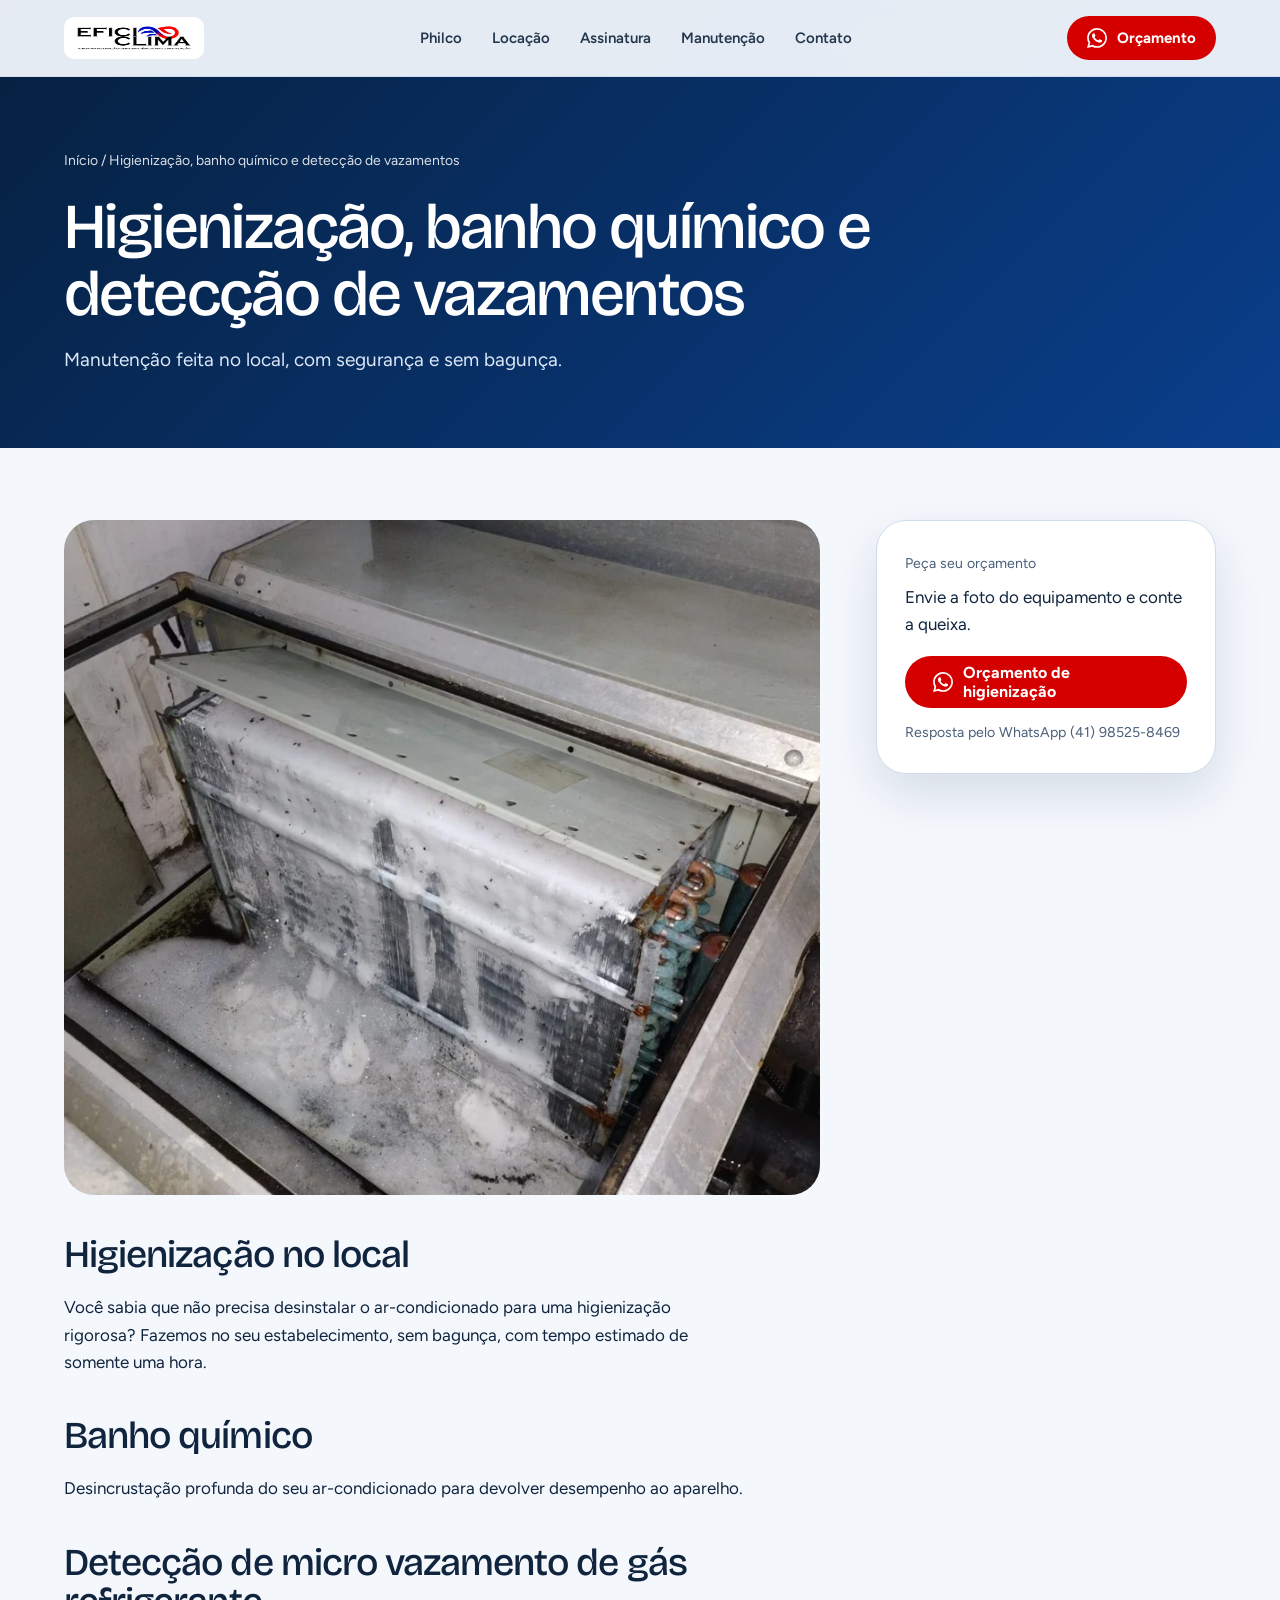
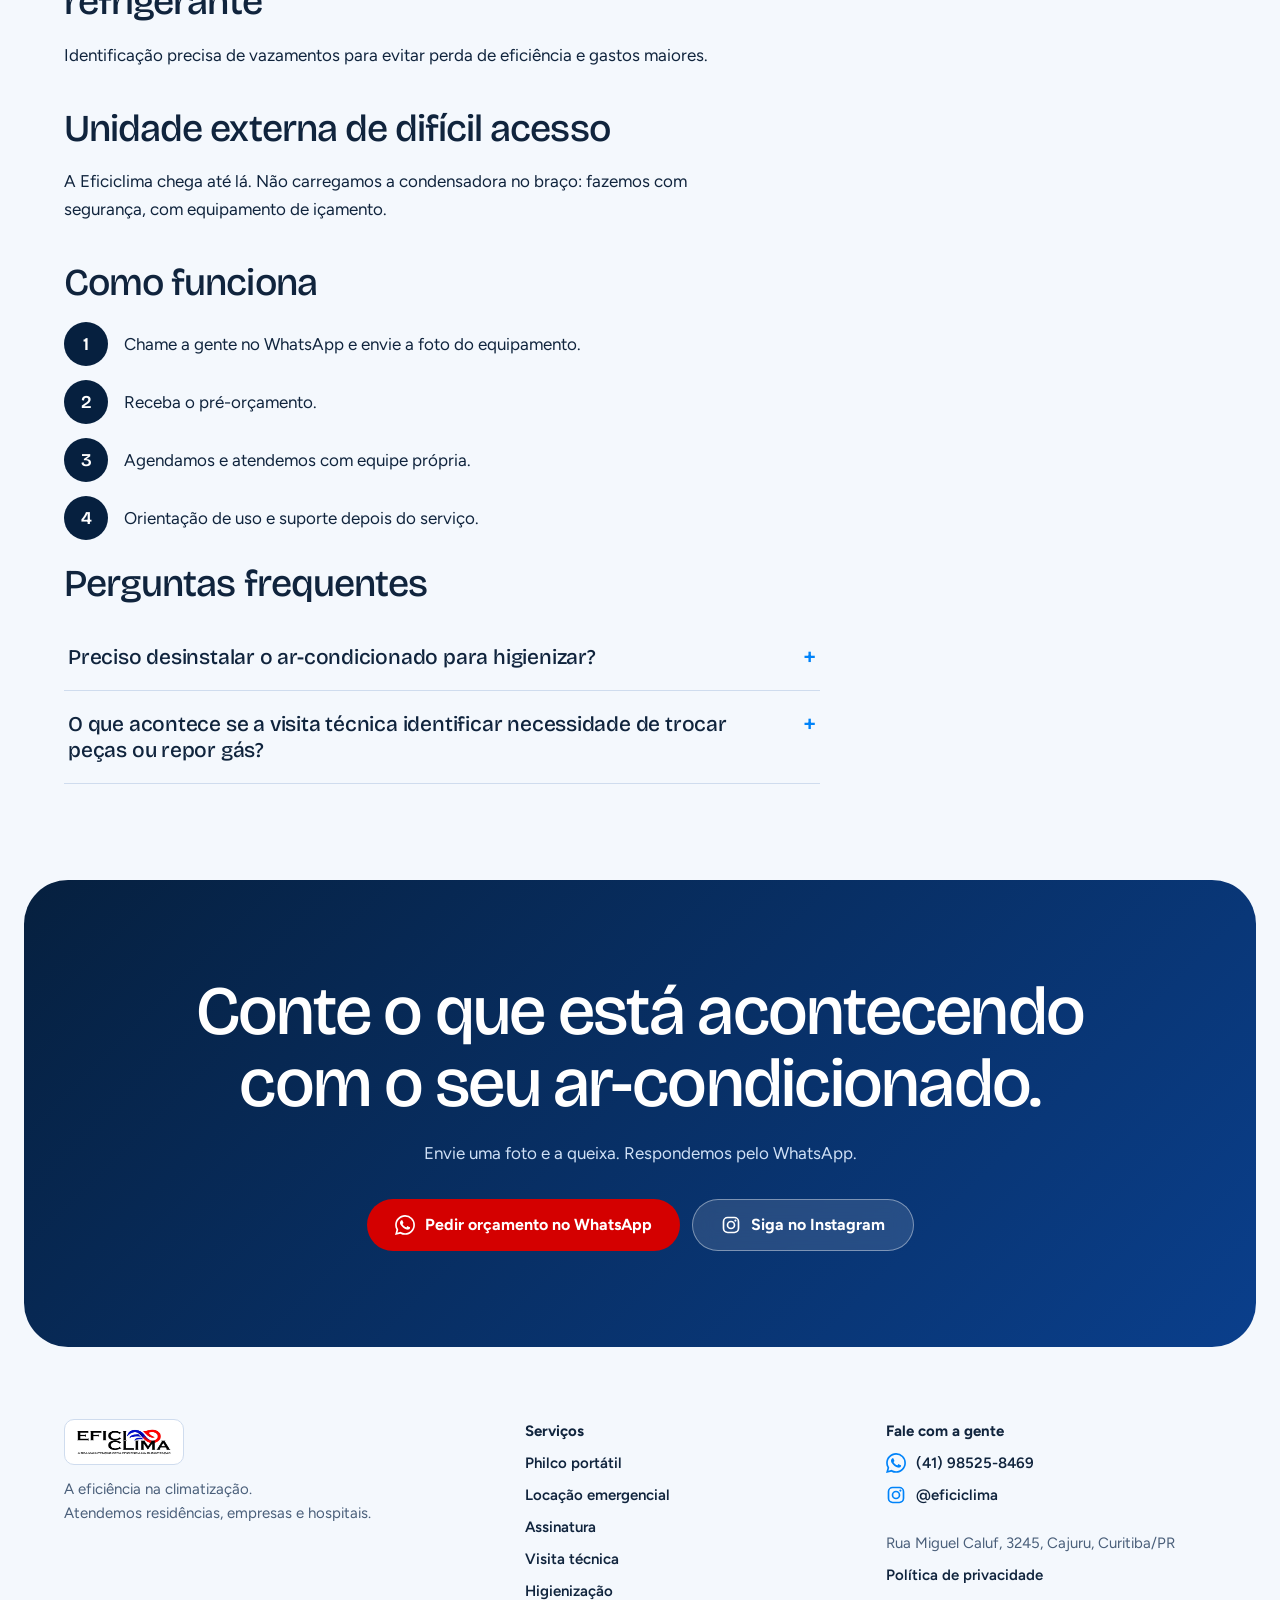
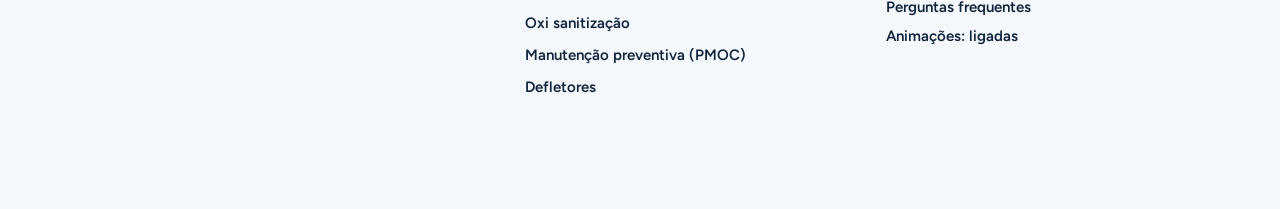
<file: higienizacao/index.html>
<!DOCTYPE html><html lang="pt-BR"><head><meta charset="utf-8"><meta name="robots" content="noindex, nofollow"><meta name="viewport" content="width=device-width, initial-scale=1, viewport-fit=cover">
<title>Higienização de Ar-Condicionado no Local em Curitiba | Sem Desinstalar</title><meta name="description" content="Higienização rigorosa sem desinstalar o aparelho e sem bagunça, em cerca de 1 hora. Também fazemos banho químico e detecção de micro vazamento de gás."><link rel="canonical" href="https://SEU-DOMINIO.com.br/higienizacao/">
<meta property="og:type" content="website"><meta property="og:locale" content="pt_BR"><meta property="og:title" content="Higienização de Ar-Condicionado no Local em Curitiba | Sem Desinstalar"><meta property="og:description" content="Higienização rigorosa sem desinstalar o aparelho e sem bagunça, em cerca de 1 hora. Também fazemos banho químico e detecção de micro vazamento de gás."><meta property="og:url" content="https://SEU-DOMINIO.com.br/higienizacao/"><meta property="og:image" content="https://SEU-DOMINIO.com.br/assets/img/og-eficiclima.jpg"><meta name="twitter:card" content="summary_large_image">
<link rel="icon" href="../assets/img/favicon.png"><link rel="apple-touch-icon" href="../assets/img/icon-192.png"><meta name="theme-color" content="#06203F">
<link rel="preconnect" href="https://fonts.googleapis.com"><link rel="preconnect" href="https://fonts.gstatic.com" crossorigin>
<link href="https://fonts.googleapis.com/css2?family=Bricolage+Grotesque:opsz,wght@12..96,400..800&family=Figtree:wght@400;500;600;700&display=swap" rel="stylesheet">
<link rel="stylesheet" href="../assets/css/site.css"><script type="application/ld+json">{"@context": "https://schema.org", "@type": "LocalBusiness", "name": "Eficiclima", "slogan": "A eficiência na climatização", "telephone": "+5541985258469", "url": "https://SEU-DOMINIO.com.br/", "image": "https://SEU-DOMINIO.com.br/assets/img/og-eficiclima.jpg", "sameAs": ["https://www.instagram.com/eficiclima/"], "address": {"@type": "PostalAddress", "streetAddress": "Rua Miguel Caluf, 3245", "addressLocality": "Curitiba", "addressRegion": "PR", "addressCountry": "BR"}, "areaServed": "Curitiba e região"}</script><script type="application/ld+json">{"@context": "https://schema.org", "@type": "Service", "name": "Higienização, banho químico e detecção de vazamentos", "description": "Higienização rigorosa sem desinstalar o aparelho e sem bagunça, em cerca de 1 hora. Também fazemos banho químico e detecção de micro vazamento de gás.", "provider": {"@type": "LocalBusiness", "name": "Eficiclima"}, "areaServed": "Curitiba e região", "url": "https://SEU-DOMINIO.com.br/higienizacao/"}</script><script type="application/ld+json">{"@context": "https://schema.org", "@type": "FAQPage", "mainEntity": [{"@type": "Question", "name": "Preciso desinstalar o ar-condicionado para higienizar?", "acceptedAnswer": {"@type": "Answer", "text": "Não. A higienização é feita no local, sem bagunça, em cerca de uma hora."}}, {"@type": "Question", "name": "O que acontece se a visita técnica identificar necessidade de trocar peças ou repor gás?", "acceptedAnswer": {"@type": "Answer", "text": "Apresentamos um orçamento complementar antes de qualquer serviço. Após a aprovação e a chegada dos insumos, o reparo é feito em nova visita, com agendamento prioritário."}}]}</script></head><body class="inner"><svg width="0" height="0" style="position:absolute" aria-hidden="true"><symbol id="wa" viewBox="0 0 24 24"><path fill="currentColor" d="M17.47 14.38c-.3-.15-1.76-.87-2.03-.97-.27-.1-.47-.15-.67.15-.2.3-.77.97-.94 1.16-.17.2-.35.22-.64.07-.3-.15-1.26-.46-2.4-1.48-.89-.79-1.49-1.77-1.66-2.07-.17-.3-.02-.46.13-.61.14-.13.3-.35.45-.52.15-.18.2-.3.3-.5.1-.2.05-.37-.02-.52-.08-.15-.67-1.62-.92-2.2-.24-.58-.49-.5-.67-.51h-.57c-.2 0-.52.08-.8.37-.27.3-1.04 1.02-1.04 2.48s1.07 2.87 1.22 3.07c.15.2 2.1 3.2 5.08 4.48.71.3 1.26.49 1.69.63.71.23 1.36.2 1.87.12.57-.09 1.76-.72 2-1.41.25-.7.25-1.29.17-1.41-.07-.12-.27-.2-.57-.35M12.05 21.8h0a9.87 9.87 0 0 1-5.03-1.38l-.36-.21-3.74.98 1-3.65-.24-.37a9.86 9.86 0 0 1-1.51-5.26c0-5.45 4.44-9.88 9.89-9.88 2.64 0 5.12 1.03 6.99 2.9a9.83 9.83 0 0 1 2.89 6.99c0 5.45-4.44 9.88-9.89 9.88M20.46 3.49A11.8 11.8 0 0 0 12.05 0C5.5 0 .16 5.34.16 11.89c0 2.1.55 4.14 1.59 5.95L.06 24l6.3-1.65a11.9 11.9 0 0 0 5.68 1.45c6.56 0 11.9-5.34 11.9-11.9 0-3.18-1.24-6.17-3.48-8.41"/></symbol><symbol id="ig" viewBox="0 0 24 24"><rect x="3" y="3" width="18" height="18" rx="5" fill="none" stroke="currentColor" stroke-width="2"/><circle cx="12" cy="12" r="4.2" fill="none" stroke="currentColor" stroke-width="2"/><circle cx="17.3" cy="6.7" r="1.3" fill="currentColor"/></symbol></svg><div class="prog" id="pg"></div><header><div class="w"><a href="../index.html" aria-label="Eficiclima, página inicial"><img src="../assets/img/logo-eficiclima.webp" alt="Eficiclima, a eficiência na climatização" width="140" height="44"></a><nav id="nav" aria-label="Principal"><a href="../ar-condicionado-portatil-philco/index.html">Philco</a><a href="../locacao-emergencial/index.html">Locação</a><a href="../assinatura/index.html">Assinatura</a><a href="../higienizacao/index.html">Manutenção</a><a href="../contato/index.html">Contato</a></nav><div class="rt"><a class="btn" data-wa="Olá! Vim pelo site da Eficiclima e gostaria de um orçamento." href="../orcamento/index.html">Orçamento</a><button class="mb" type="button" aria-expanded="false" aria-controls="nav">Menu</button></div></div></header><main><div class="pg-h"><div class="w"><div class="crumbs"><a href="../index.html">Início</a> / Higienização, banho químico e detecção de vazamentos</div><h1>Higienização, banho químico e detecção de vazamentos</h1><p>Manutenção feita no local, com segurança e sem bagunça.</p></div></div><div class="w pm"><div><img class="ft" src="../assets/img/higienizacao-serpentina.webp" alt="Serpentina de evaporadora coberta de espuma durante a higienização" width="900" height="675" loading="lazy"><section><h2>Higienização no local</h2><p>Você sabia que não precisa desinstalar o ar-condicionado para uma higienização rigorosa? Fazemos no seu estabelecimento, sem bagunça, com tempo estimado de somente uma hora.</p><h2>Banho químico</h2><p>Desincrustação profunda do seu ar-condicionado para devolver desempenho ao aparelho.</p><h2 id="vazamento">Detecção de micro vazamento de gás refrigerante</h2><p>Identificação precisa de vazamentos para evitar perda de eficiência e gastos maiores.</p><h2>Unidade externa de difícil acesso</h2><p>A Eficiclima chega até lá. Não carregamos a condensadora no braço: fazemos com segurança, com equipamento de içamento.</p><h2>Como funciona</h2><ol class="stl"><li>Chame a gente no WhatsApp e envie a foto do equipamento.</li><li>Receba o pré-orçamento.</li><li>Agendamos e atendemos com equipe própria.</li><li>Orientação de uso e suporte depois do serviço.</li></ol></section><section><h2>Perguntas frequentes</h2><details><summary>Preciso desinstalar o ar-condicionado para higienizar?</summary><p>Não. A higienização é feita no local, sem bagunça, em cerca de uma hora.</p></details><details><summary>O que acontece se a visita técnica identificar necessidade de trocar peças ou repor gás?</summary><p>Apresentamos um orçamento complementar antes de qualquer serviço. Após a aprovação e a chegada dos insumos, o reparo é feito em nova visita, com agendamento prioritário.</p></details></section></div><aside class="pc"><small>Peça seu orçamento</small><p style="margin:8px 0 0">Envie a foto do equipamento e conte a queixa.</p><a class="btn" data-wa="Olá! Quero um orçamento de higienização." href="../orcamento/index.html">Orçamento de higienização</a><small style="display:block;margin-top:14px">Resposta pelo WhatsApp (41) 98525-8469</small></aside></div><div class="ct" id="contato"><h2>Conte o que está acontecendo com o seu ar-condicionado.</h2><p>Envie uma foto e a queixa. Respondemos pelo WhatsApp.</p><div class="acts"><a class="btn" data-wa="Olá! Quero solicitar um orçamento." href="../orcamento/index.html">Pedir orçamento no WhatsApp</a><a class="btn g" href="https://www.instagram.com/eficiclima/" target="_blank" rel="noopener"><svg class="i" aria-hidden="true"><use href="#ig"/></svg>Siga no Instagram</a></div></div></main><footer><div class="w"><div><img src="../assets/img/logo-eficiclima.webp" alt="Eficiclima" width="120" height="46">A eficiência na climatização.<br>Atendemos residências, empresas e hospitais.</div>
<div><b>Serviços</b><br><a class="ln" href="../ar-condicionado-portatil-philco/index.html">Philco portátil</a><a class="ln" href="../locacao-emergencial/index.html">Locação emergencial</a><a class="ln" href="../assinatura/index.html">Assinatura</a><a class="ln" href="../visita-tecnica/index.html">Visita técnica</a><a class="ln" href="../higienizacao/index.html">Higienização</a><a class="ln" href="../oxi-sanitizacao/index.html">Oxi sanitização</a><a class="ln" href="../manutencao-preventiva-pmoc/index.html">Manutenção preventiva (PMOC)</a><a class="ln" href="../defletores/index.html">Defletores</a></div>
<div><b>Fale com a gente</b><a class="ln" data-wa="Olá! Vim pelo site da Eficiclima." href="#"><svg class="i" aria-hidden="true"><use href="#wa"/></svg>(41) 98525-8469</a><a class="ln" href="https://www.instagram.com/eficiclima/" target="_blank" rel="noopener"><svg class="i" aria-hidden="true"><use href="#ig"/></svg>@eficiclima</a><br>Rua Miguel Caluf, 3245, Cajuru, Curitiba/PR<br><a class="ln" href="../politica-de-privacidade/index.html">Política de privacidade</a><a class="ln" href="../faq/index.html">Perguntas frequentes</a><button id="mt" class="ln mtb" type="button">Animações</button></div></div></footer><a class="wa" data-wa="Olá! Vim pelo site da Eficiclima." href="#" aria-label="Falar pelo WhatsApp"><svg class="i" aria-hidden="true"><use href="#wa"/></svg></a><script src="../assets/js/config.js"></script><script src="../assets/js/site.js" defer></script></body></html>
</file>
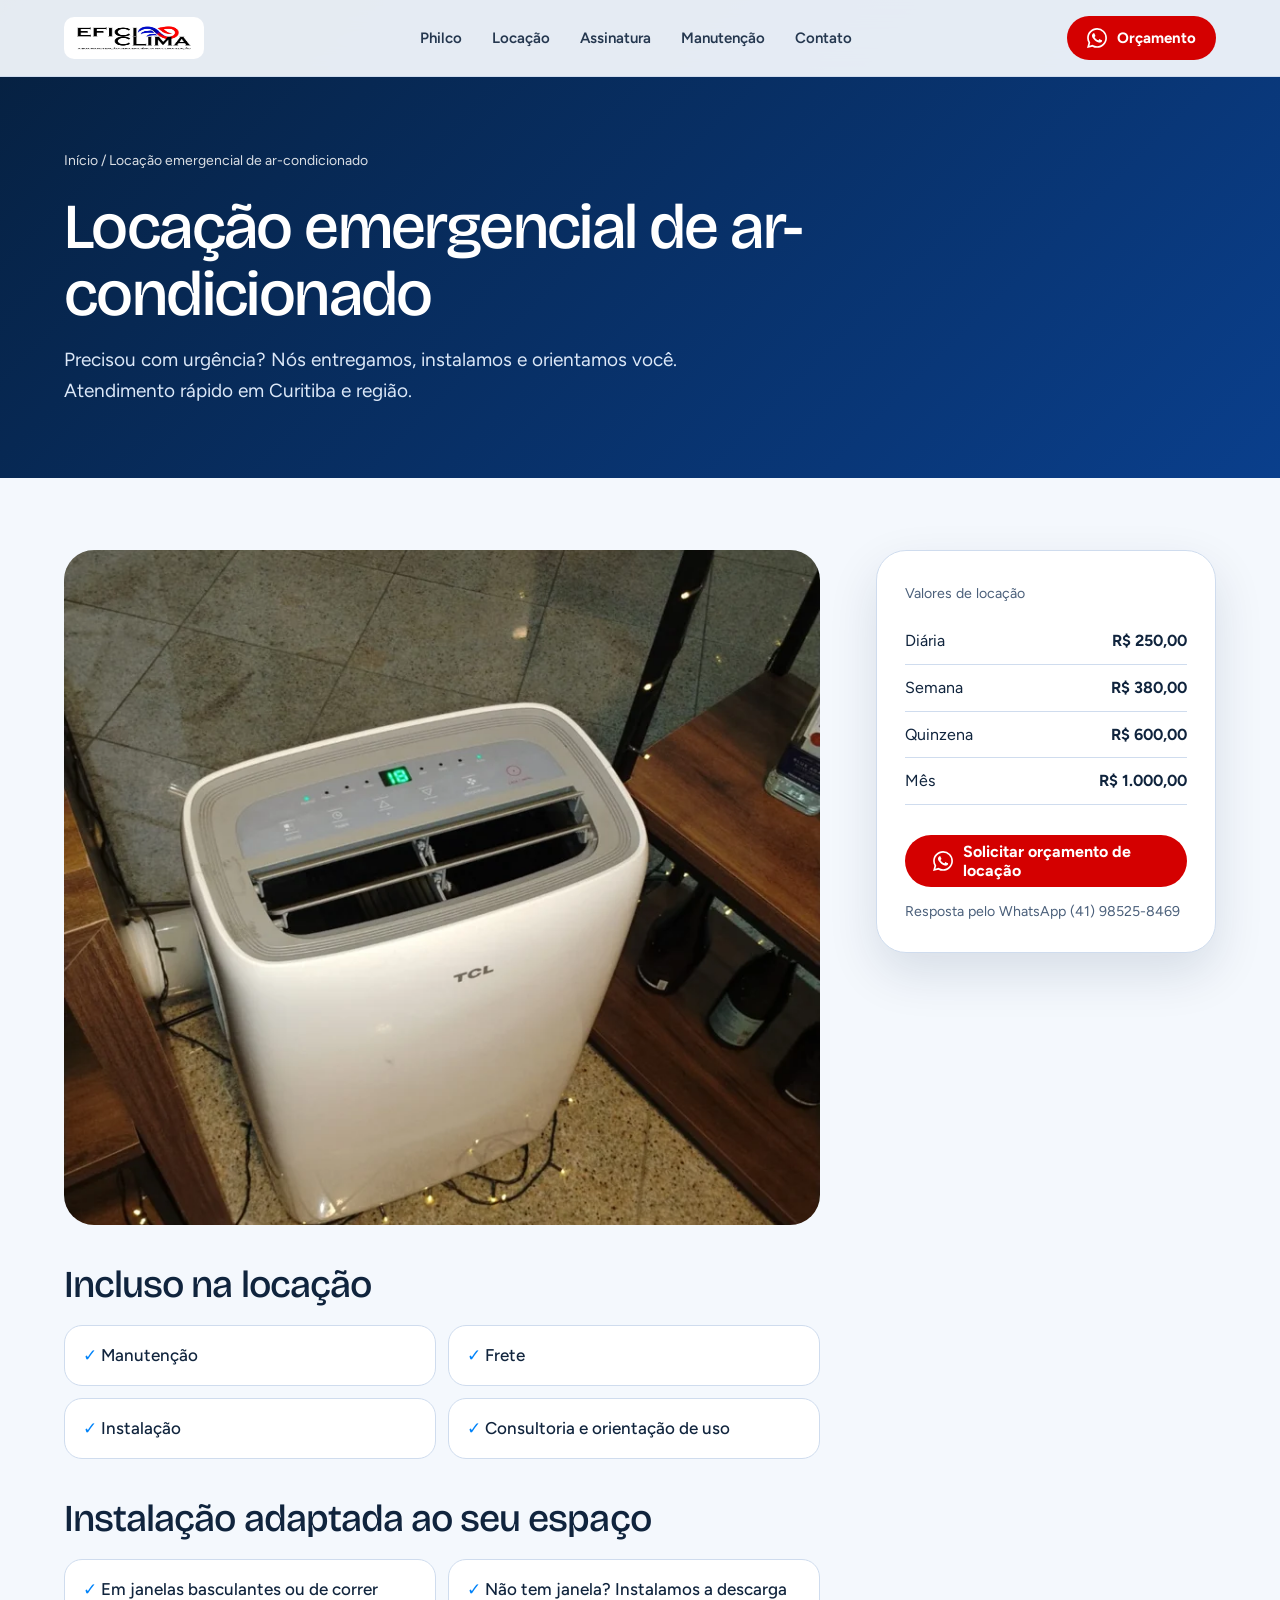
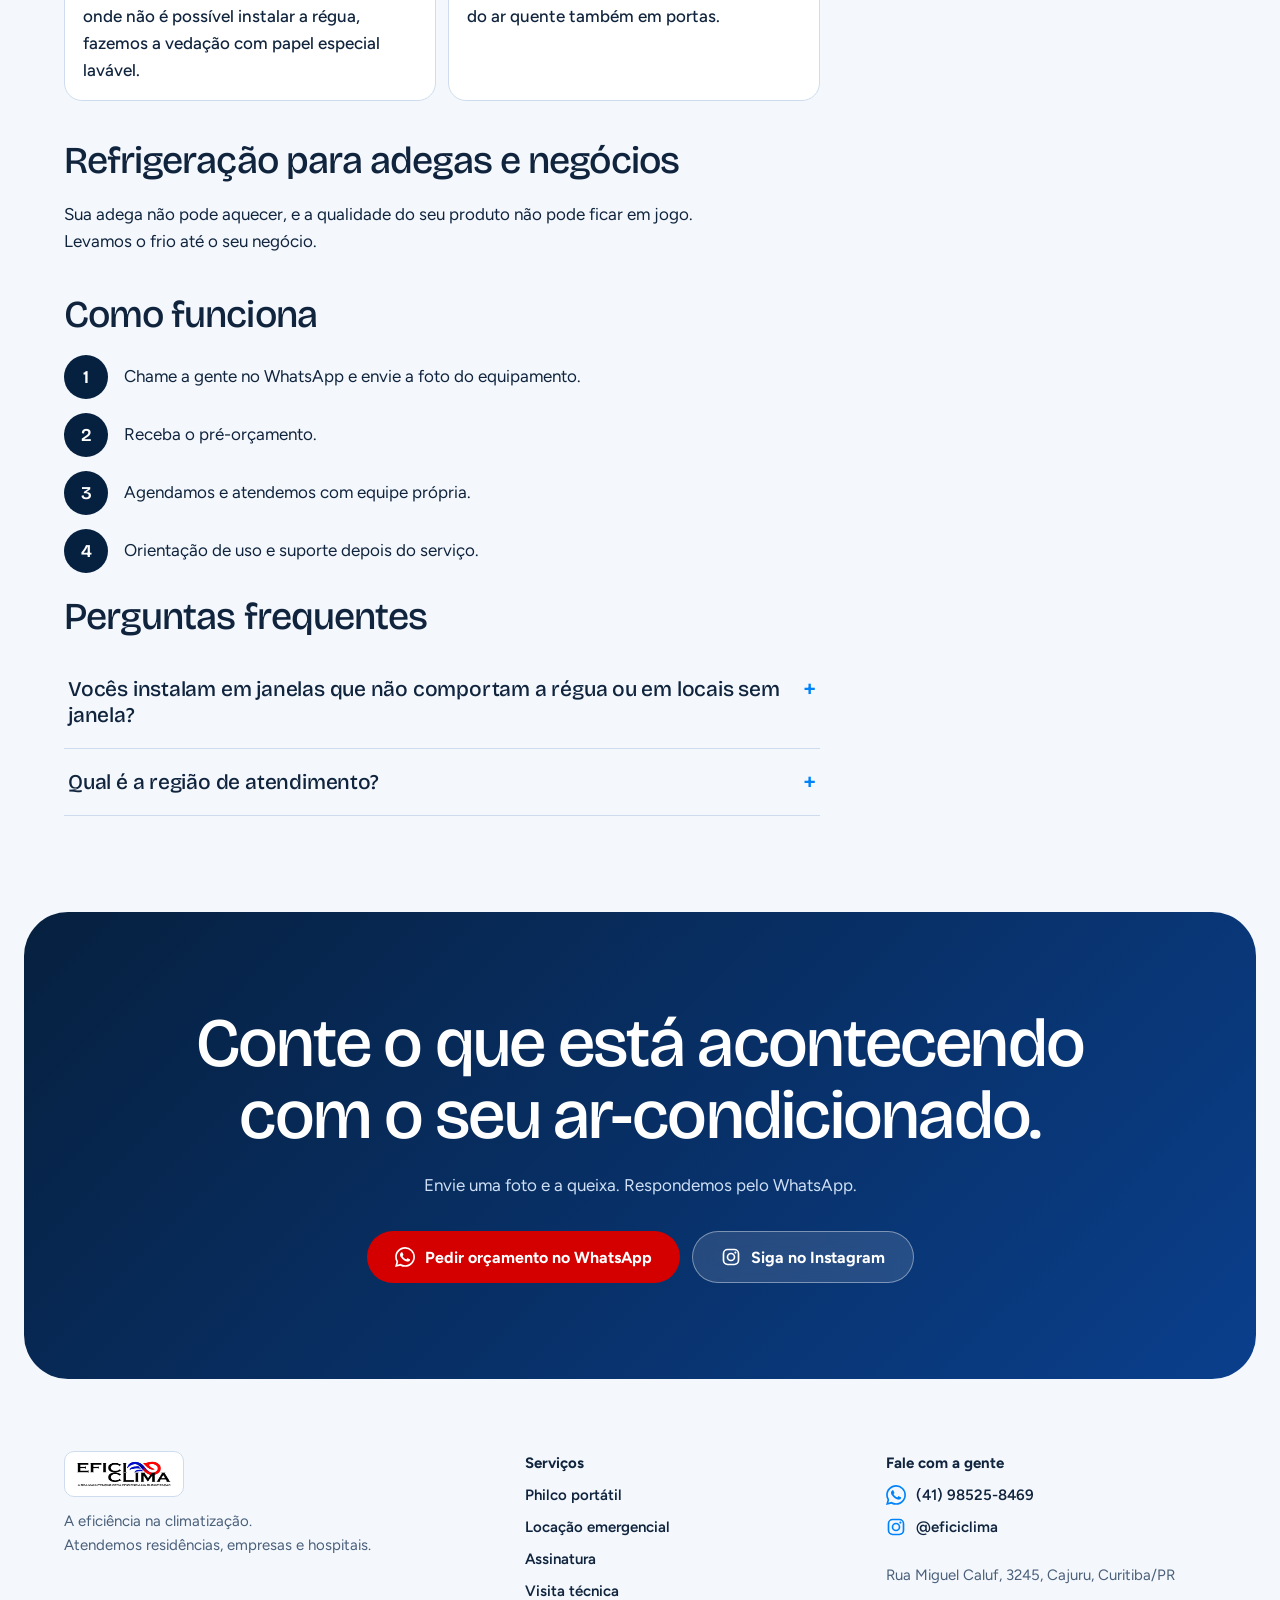
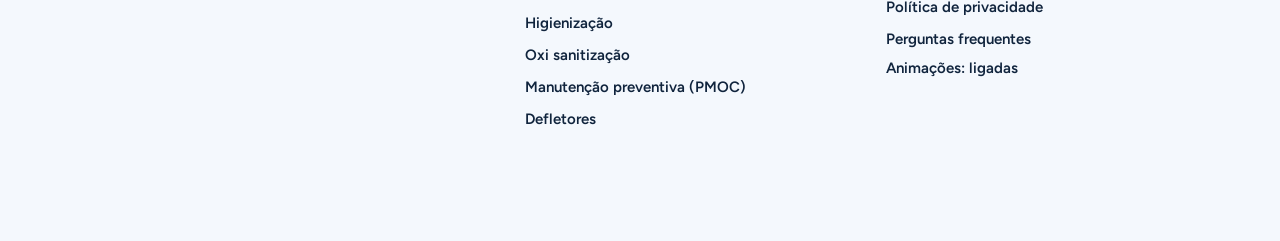
<file: locacao-emergencial/index.html>
<!DOCTYPE html><html lang="pt-BR"><head><meta charset="utf-8"><meta name="robots" content="noindex, nofollow"><meta name="viewport" content="width=device-width, initial-scale=1, viewport-fit=cover">
<title>Locação de Ar-Condicionado Emergencial em Curitiba | Diária, Semana e Mês</title><meta name="description" content="Alugue ar-condicionado com entrega e instalação em Curitiba e região. Diária R$ 250, semana R$ 380, quinzena R$ 600 e mês R$ 1.000."><link rel="canonical" href="https://SEU-DOMINIO.com.br/locacao-emergencial/">
<meta property="og:type" content="website"><meta property="og:locale" content="pt_BR"><meta property="og:title" content="Locação de Ar-Condicionado Emergencial em Curitiba | Diária, Semana e Mês"><meta property="og:description" content="Alugue ar-condicionado com entrega e instalação em Curitiba e região. Diária R$ 250, semana R$ 380, quinzena R$ 600 e mês R$ 1.000."><meta property="og:url" content="https://SEU-DOMINIO.com.br/locacao-emergencial/"><meta property="og:image" content="https://SEU-DOMINIO.com.br/assets/img/og-eficiclima.jpg"><meta name="twitter:card" content="summary_large_image">
<link rel="icon" href="../assets/img/favicon.png"><link rel="apple-touch-icon" href="../assets/img/icon-192.png"><meta name="theme-color" content="#06203F">
<link rel="preconnect" href="https://fonts.googleapis.com"><link rel="preconnect" href="https://fonts.gstatic.com" crossorigin>
<link href="https://fonts.googleapis.com/css2?family=Bricolage+Grotesque:opsz,wght@12..96,400..800&family=Figtree:wght@400;500;600;700&display=swap" rel="stylesheet">
<link rel="stylesheet" href="../assets/css/site.css"><script type="application/ld+json">{"@context": "https://schema.org", "@type": "LocalBusiness", "name": "Eficiclima", "slogan": "A eficiência na climatização", "telephone": "+5541985258469", "url": "https://SEU-DOMINIO.com.br/", "image": "https://SEU-DOMINIO.com.br/assets/img/og-eficiclima.jpg", "sameAs": ["https://www.instagram.com/eficiclima/"], "address": {"@type": "PostalAddress", "streetAddress": "Rua Miguel Caluf, 3245", "addressLocality": "Curitiba", "addressRegion": "PR", "addressCountry": "BR"}, "areaServed": "Curitiba e região"}</script><script type="application/ld+json">{"@context": "https://schema.org", "@type": "Service", "name": "Locação emergencial de ar-condicionado", "description": "Alugue ar-condicionado com entrega e instalação em Curitiba e região. Diária R$ 250, semana R$ 380, quinzena R$ 600 e mês R$ 1.000.", "provider": {"@type": "LocalBusiness", "name": "Eficiclima"}, "areaServed": "Curitiba e região", "url": "https://SEU-DOMINIO.com.br/locacao-emergencial/"}</script><script type="application/ld+json">{"@context": "https://schema.org", "@type": "FAQPage", "mainEntity": [{"@type": "Question", "name": "Vocês instalam em janelas que não comportam a régua ou em locais sem janela?", "acceptedAnswer": {"@type": "Answer", "text": "Sim. Em janelas basculantes ou de correr, vedamos com papel especial lavável. Também instalamos a descarga do ar quente em portas."}}, {"@type": "Question", "name": "Qual é a região de atendimento?", "acceptedAnswer": {"@type": "Answer", "text": "Atendemos Curitiba e região, para residências, empresas e hospitais."}}]}</script></head><body class="inner"><svg width="0" height="0" style="position:absolute" aria-hidden="true"><symbol id="wa" viewBox="0 0 24 24"><path fill="currentColor" d="M17.47 14.38c-.3-.15-1.76-.87-2.03-.97-.27-.1-.47-.15-.67.15-.2.3-.77.97-.94 1.16-.17.2-.35.22-.64.07-.3-.15-1.26-.46-2.4-1.48-.89-.79-1.49-1.77-1.66-2.07-.17-.3-.02-.46.13-.61.14-.13.3-.35.45-.52.15-.18.2-.3.3-.5.1-.2.05-.37-.02-.52-.08-.15-.67-1.62-.92-2.2-.24-.58-.49-.5-.67-.51h-.57c-.2 0-.52.08-.8.37-.27.3-1.04 1.02-1.04 2.48s1.07 2.87 1.22 3.07c.15.2 2.1 3.2 5.08 4.48.71.3 1.26.49 1.69.63.71.23 1.36.2 1.87.12.57-.09 1.76-.72 2-1.41.25-.7.25-1.29.17-1.41-.07-.12-.27-.2-.57-.35M12.05 21.8h0a9.87 9.87 0 0 1-5.03-1.38l-.36-.21-3.74.98 1-3.65-.24-.37a9.86 9.86 0 0 1-1.51-5.26c0-5.45 4.44-9.88 9.89-9.88 2.64 0 5.12 1.03 6.99 2.9a9.83 9.83 0 0 1 2.89 6.99c0 5.45-4.44 9.88-9.89 9.88M20.46 3.49A11.8 11.8 0 0 0 12.05 0C5.5 0 .16 5.34.16 11.89c0 2.1.55 4.14 1.59 5.95L.06 24l6.3-1.65a11.9 11.9 0 0 0 5.68 1.45c6.56 0 11.9-5.34 11.9-11.9 0-3.18-1.24-6.17-3.48-8.41"/></symbol><symbol id="ig" viewBox="0 0 24 24"><rect x="3" y="3" width="18" height="18" rx="5" fill="none" stroke="currentColor" stroke-width="2"/><circle cx="12" cy="12" r="4.2" fill="none" stroke="currentColor" stroke-width="2"/><circle cx="17.3" cy="6.7" r="1.3" fill="currentColor"/></symbol></svg><div class="prog" id="pg"></div><header><div class="w"><a href="../index.html" aria-label="Eficiclima, página inicial"><img src="../assets/img/logo-eficiclima.webp" alt="Eficiclima, a eficiência na climatização" width="140" height="44"></a><nav id="nav" aria-label="Principal"><a href="../ar-condicionado-portatil-philco/index.html">Philco</a><a href="../locacao-emergencial/index.html">Locação</a><a href="../assinatura/index.html">Assinatura</a><a href="../higienizacao/index.html">Manutenção</a><a href="../contato/index.html">Contato</a></nav><div class="rt"><a class="btn" data-wa="Olá! Vim pelo site da Eficiclima e gostaria de um orçamento." href="../orcamento/index.html">Orçamento</a><button class="mb" type="button" aria-expanded="false" aria-controls="nav">Menu</button></div></div></header><main><div class="pg-h"><div class="w"><div class="crumbs"><a href="../index.html">Início</a> / Locação emergencial de ar-condicionado</div><h1>Locação emergencial de ar-condicionado</h1><p>Precisou com urgência? Nós entregamos, instalamos e orientamos você. Atendimento rápido em Curitiba e região.</p></div></div><div class="w pm"><div><img class="ft" src="../assets/img/portatil-instalado.webp" alt="Ar-condicionado portátil instalado em uma loja em Curitiba" width="900" height="675" loading="lazy"><section><h2>Incluso na locação</h2><ul class="il"><li>Manutenção</li><li>Frete</li><li>Instalação</li><li>Consultoria e orientação de uso</li></ul><h2>Instalação adaptada ao seu espaço</h2><ul class="il"><li>Em janelas basculantes ou de correr onde não é possível instalar a régua, fazemos a vedação com papel especial lavável.</li><li>Não tem janela? Instalamos a descarga do ar quente também em portas.</li></ul><h2>Refrigeração para adegas e negócios</h2><p>Sua adega não pode aquecer, e a qualidade do seu produto não pode ficar em jogo. Levamos o frio até o seu negócio.</p><h2>Como funciona</h2><ol class="stl"><li>Chame a gente no WhatsApp e envie a foto do equipamento.</li><li>Receba o pré-orçamento.</li><li>Agendamos e atendemos com equipe própria.</li><li>Orientação de uso e suporte depois do serviço.</li></ol></section><section><h2>Perguntas frequentes</h2><details><summary>Vocês instalam em janelas que não comportam a régua ou em locais sem janela?</summary><p>Sim. Em janelas basculantes ou de correr, vedamos com papel especial lavável. Também instalamos a descarga do ar quente em portas.</p></details><details><summary>Qual é a região de atendimento?</summary><p>Atendemos Curitiba e região, para residências, empresas e hospitais.</p></details></section></div><aside class="pc"><small>Valores de locação</small><table class="tb"><tr><td>Diária</td><td>R$ 250,00</td></tr><tr><td>Semana</td><td>R$ 380,00</td></tr><tr><td>Quinzena</td><td>R$ 600,00</td></tr><tr><td>Mês</td><td>R$ 1.000,00</td></tr></table><a class="btn" data-wa="Olá! Preciso alugar um ar-condicionado." href="../orcamento/index.html">Solicitar orçamento de locação</a><small style="display:block;margin-top:14px">Resposta pelo WhatsApp (41) 98525-8469</small></aside></div><div class="ct" id="contato"><h2>Conte o que está acontecendo com o seu ar-condicionado.</h2><p>Envie uma foto e a queixa. Respondemos pelo WhatsApp.</p><div class="acts"><a class="btn" data-wa="Olá! Quero solicitar um orçamento." href="../orcamento/index.html">Pedir orçamento no WhatsApp</a><a class="btn g" href="https://www.instagram.com/eficiclima/" target="_blank" rel="noopener"><svg class="i" aria-hidden="true"><use href="#ig"/></svg>Siga no Instagram</a></div></div></main><footer><div class="w"><div><img src="../assets/img/logo-eficiclima.webp" alt="Eficiclima" width="120" height="46">A eficiência na climatização.<br>Atendemos residências, empresas e hospitais.</div>
<div><b>Serviços</b><br><a class="ln" href="../ar-condicionado-portatil-philco/index.html">Philco portátil</a><a class="ln" href="../locacao-emergencial/index.html">Locação emergencial</a><a class="ln" href="../assinatura/index.html">Assinatura</a><a class="ln" href="../visita-tecnica/index.html">Visita técnica</a><a class="ln" href="../higienizacao/index.html">Higienização</a><a class="ln" href="../oxi-sanitizacao/index.html">Oxi sanitização</a><a class="ln" href="../manutencao-preventiva-pmoc/index.html">Manutenção preventiva (PMOC)</a><a class="ln" href="../defletores/index.html">Defletores</a></div>
<div><b>Fale com a gente</b><a class="ln" data-wa="Olá! Vim pelo site da Eficiclima." href="#"><svg class="i" aria-hidden="true"><use href="#wa"/></svg>(41) 98525-8469</a><a class="ln" href="https://www.instagram.com/eficiclima/" target="_blank" rel="noopener"><svg class="i" aria-hidden="true"><use href="#ig"/></svg>@eficiclima</a><br>Rua Miguel Caluf, 3245, Cajuru, Curitiba/PR<br><a class="ln" href="../politica-de-privacidade/index.html">Política de privacidade</a><a class="ln" href="../faq/index.html">Perguntas frequentes</a><button id="mt" class="ln mtb" type="button">Animações</button></div></div></footer><a class="wa" data-wa="Olá! Vim pelo site da Eficiclima." href="#" aria-label="Falar pelo WhatsApp"><svg class="i" aria-hidden="true"><use href="#wa"/></svg></a><script src="../assets/js/config.js"></script><script src="../assets/js/site.js" defer></script></body></html>
</file>
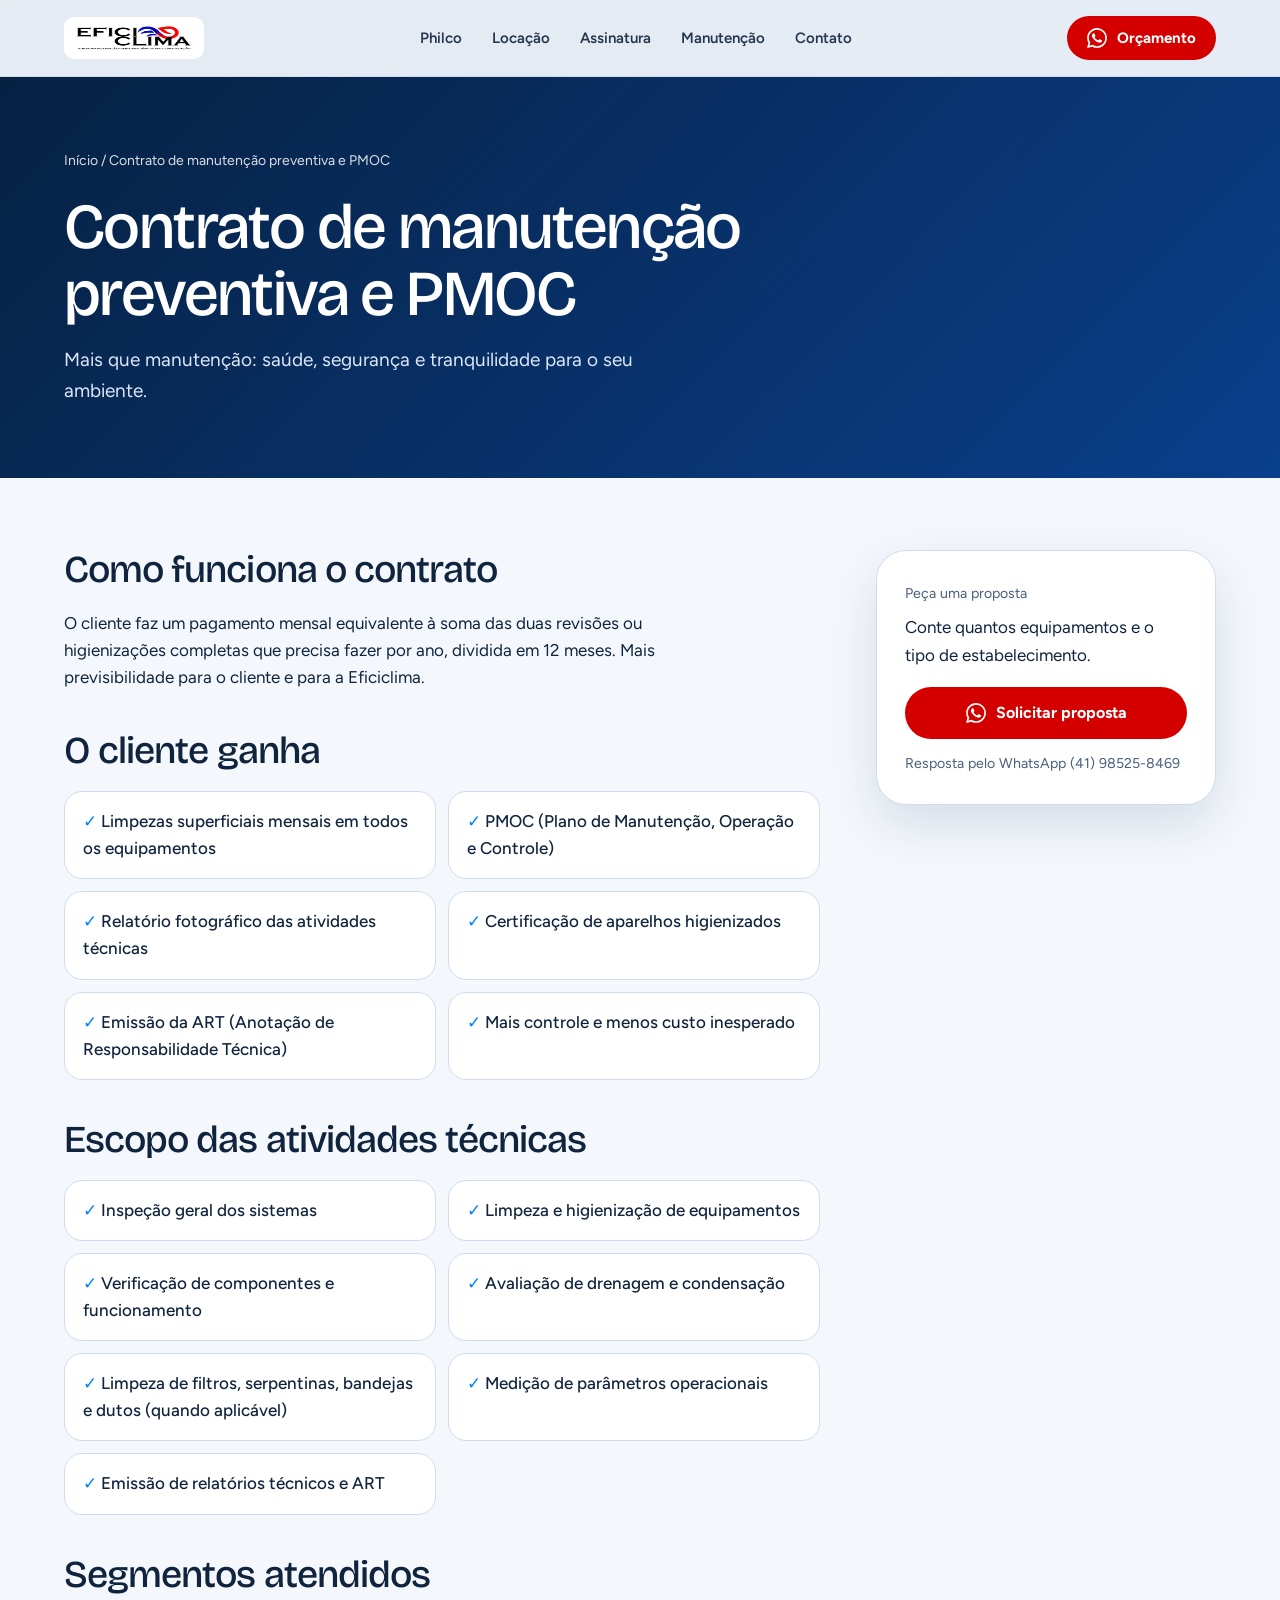
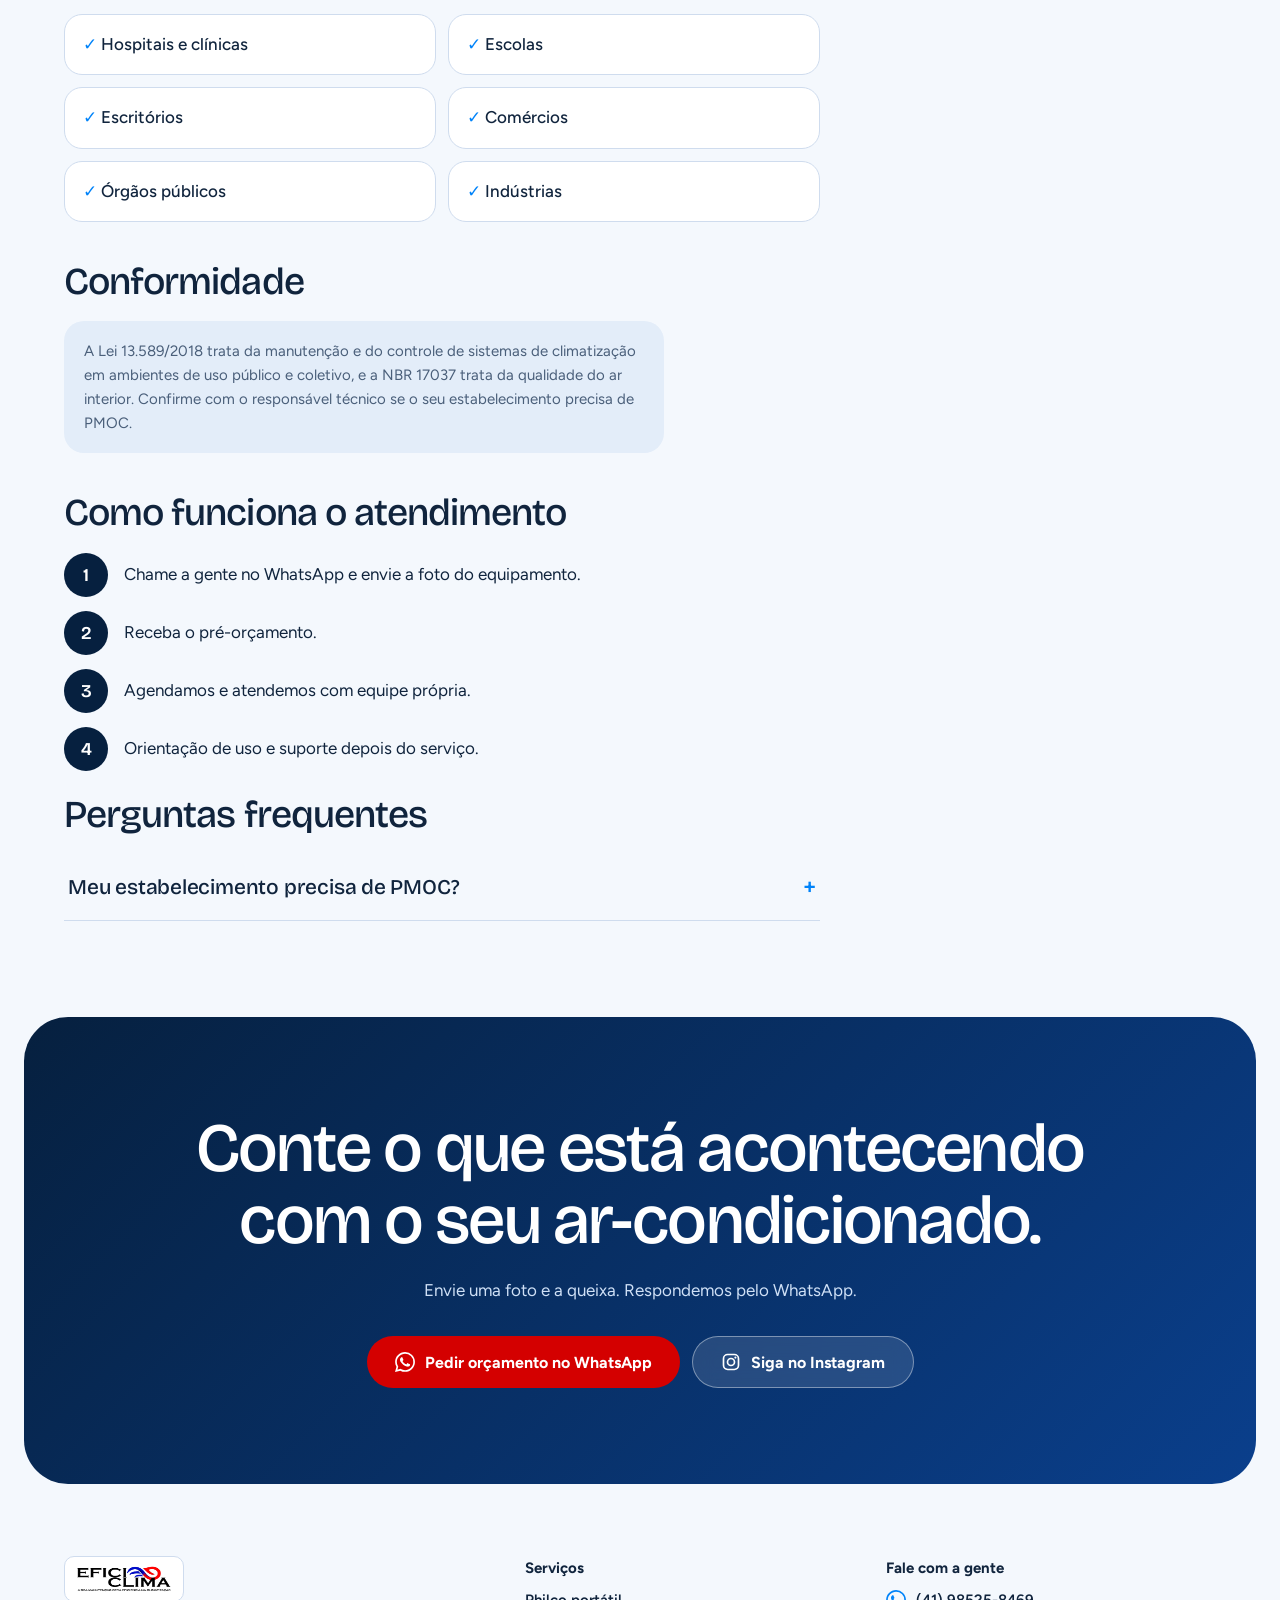
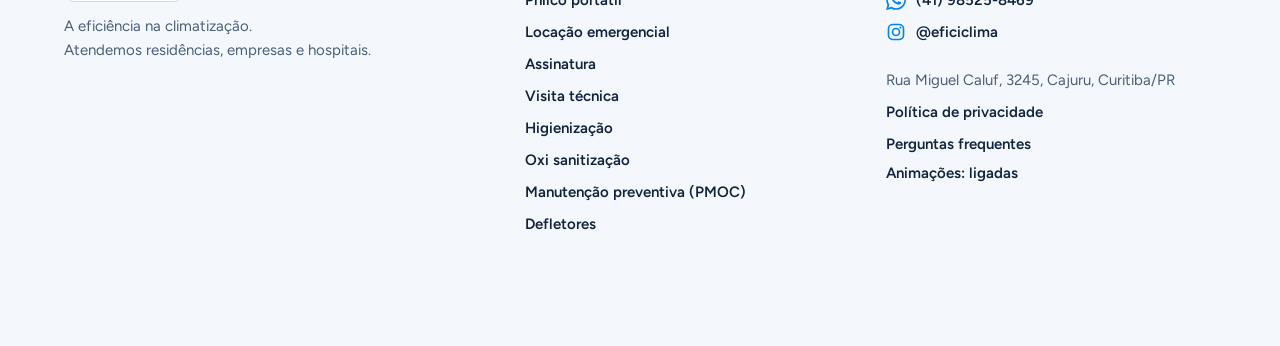
<file: manutencao-preventiva-pmoc/index.html>
<!DOCTYPE html><html lang="pt-BR"><head><meta charset="utf-8"><meta name="robots" content="noindex, nofollow"><meta name="viewport" content="width=device-width, initial-scale=1, viewport-fit=cover">
<title>Manutenção Preventiva e PMOC em Curitiba | Contrato para Empresas | Eficiclima</title><meta name="description" content="Contrato de manutenção preventiva e PMOC para empresas, clínicas, escolas e órgãos públicos em Curitiba. Mensalidade previsível e relatórios técnicos."><link rel="canonical" href="https://SEU-DOMINIO.com.br/manutencao-preventiva-pmoc/">
<meta property="og:type" content="website"><meta property="og:locale" content="pt_BR"><meta property="og:title" content="Manutenção Preventiva e PMOC em Curitiba | Contrato para Empresas | Eficiclima"><meta property="og:description" content="Contrato de manutenção preventiva e PMOC para empresas, clínicas, escolas e órgãos públicos em Curitiba. Mensalidade previsível e relatórios técnicos."><meta property="og:url" content="https://SEU-DOMINIO.com.br/manutencao-preventiva-pmoc/"><meta property="og:image" content="https://SEU-DOMINIO.com.br/assets/img/og-eficiclima.jpg"><meta name="twitter:card" content="summary_large_image">
<link rel="icon" href="../assets/img/favicon.png"><link rel="apple-touch-icon" href="../assets/img/icon-192.png"><meta name="theme-color" content="#06203F">
<link rel="preconnect" href="https://fonts.googleapis.com"><link rel="preconnect" href="https://fonts.gstatic.com" crossorigin>
<link href="https://fonts.googleapis.com/css2?family=Bricolage+Grotesque:opsz,wght@12..96,400..800&family=Figtree:wght@400;500;600;700&display=swap" rel="stylesheet">
<link rel="stylesheet" href="../assets/css/site.css"><script type="application/ld+json">{"@context": "https://schema.org", "@type": "LocalBusiness", "name": "Eficiclima", "slogan": "A eficiência na climatização", "telephone": "+5541985258469", "url": "https://SEU-DOMINIO.com.br/", "image": "https://SEU-DOMINIO.com.br/assets/img/og-eficiclima.jpg", "sameAs": ["https://www.instagram.com/eficiclima/"], "address": {"@type": "PostalAddress", "streetAddress": "Rua Miguel Caluf, 3245", "addressLocality": "Curitiba", "addressRegion": "PR", "addressCountry": "BR"}, "areaServed": "Curitiba e região"}</script><script type="application/ld+json">{"@context": "https://schema.org", "@type": "Service", "name": "Contrato de manutenção preventiva e PMOC", "description": "Contrato de manutenção preventiva e PMOC para empresas, clínicas, escolas e órgãos públicos em Curitiba. Mensalidade previsível e relatórios técnicos.", "provider": {"@type": "LocalBusiness", "name": "Eficiclima"}, "areaServed": "Curitiba e região", "url": "https://SEU-DOMINIO.com.br/manutencao-preventiva-pmoc/"}</script><script type="application/ld+json">{"@context": "https://schema.org", "@type": "FAQPage", "mainEntity": [{"@type": "Question", "name": "Meu estabelecimento precisa de PMOC?", "acceptedAnswer": {"@type": "Answer", "text": "A Lei 13.589/2018 trata da manutenção e do controle de sistemas de climatização em ambientes de uso público e coletivo. Chame a gente e confirme com o responsável técnico se o seu caso se enquadra."}}]}</script></head><body class="inner"><svg width="0" height="0" style="position:absolute" aria-hidden="true"><symbol id="wa" viewBox="0 0 24 24"><path fill="currentColor" d="M17.47 14.38c-.3-.15-1.76-.87-2.03-.97-.27-.1-.47-.15-.67.15-.2.3-.77.97-.94 1.16-.17.2-.35.22-.64.07-.3-.15-1.26-.46-2.4-1.48-.89-.79-1.49-1.77-1.66-2.07-.17-.3-.02-.46.13-.61.14-.13.3-.35.45-.52.15-.18.2-.3.3-.5.1-.2.05-.37-.02-.52-.08-.15-.67-1.62-.92-2.2-.24-.58-.49-.5-.67-.51h-.57c-.2 0-.52.08-.8.37-.27.3-1.04 1.02-1.04 2.48s1.07 2.87 1.22 3.07c.15.2 2.1 3.2 5.08 4.48.71.3 1.26.49 1.69.63.71.23 1.36.2 1.87.12.57-.09 1.76-.72 2-1.41.25-.7.25-1.29.17-1.41-.07-.12-.27-.2-.57-.35M12.05 21.8h0a9.87 9.87 0 0 1-5.03-1.38l-.36-.21-3.74.98 1-3.65-.24-.37a9.86 9.86 0 0 1-1.51-5.26c0-5.45 4.44-9.88 9.89-9.88 2.64 0 5.12 1.03 6.99 2.9a9.83 9.83 0 0 1 2.89 6.99c0 5.45-4.44 9.88-9.89 9.88M20.46 3.49A11.8 11.8 0 0 0 12.05 0C5.5 0 .16 5.34.16 11.89c0 2.1.55 4.14 1.59 5.95L.06 24l6.3-1.65a11.9 11.9 0 0 0 5.68 1.45c6.56 0 11.9-5.34 11.9-11.9 0-3.18-1.24-6.17-3.48-8.41"/></symbol><symbol id="ig" viewBox="0 0 24 24"><rect x="3" y="3" width="18" height="18" rx="5" fill="none" stroke="currentColor" stroke-width="2"/><circle cx="12" cy="12" r="4.2" fill="none" stroke="currentColor" stroke-width="2"/><circle cx="17.3" cy="6.7" r="1.3" fill="currentColor"/></symbol></svg><div class="prog" id="pg"></div><header><div class="w"><a href="../index.html" aria-label="Eficiclima, página inicial"><img src="../assets/img/logo-eficiclima.webp" alt="Eficiclima, a eficiência na climatização" width="140" height="44"></a><nav id="nav" aria-label="Principal"><a href="../ar-condicionado-portatil-philco/index.html">Philco</a><a href="../locacao-emergencial/index.html">Locação</a><a href="../assinatura/index.html">Assinatura</a><a href="../higienizacao/index.html">Manutenção</a><a href="../contato/index.html">Contato</a></nav><div class="rt"><a class="btn" data-wa="Olá! Vim pelo site da Eficiclima e gostaria de um orçamento." href="../orcamento/index.html">Orçamento</a><button class="mb" type="button" aria-expanded="false" aria-controls="nav">Menu</button></div></div></header><main><div class="pg-h"><div class="w"><div class="crumbs"><a href="../index.html">Início</a> / Contrato de manutenção preventiva e PMOC</div><h1>Contrato de manutenção preventiva e PMOC</h1><p>Mais que manutenção: saúde, segurança e tranquilidade para o seu ambiente.</p></div></div><div class="w pm"><div><section><h2>Como funciona o contrato</h2><p>O cliente faz um pagamento mensal equivalente à soma das duas revisões ou higienizações completas que precisa fazer por ano, dividida em 12 meses. Mais previsibilidade para o cliente e para a Eficiclima.</p><h2>O cliente ganha</h2><ul class="il"><li>Limpezas superficiais mensais em todos os equipamentos</li><li>PMOC (Plano de Manutenção, Operação e Controle)</li><li>Relatório fotográfico das atividades técnicas</li><li>Certificação de aparelhos higienizados</li><li>Emissão da ART (Anotação de Responsabilidade Técnica)</li><li>Mais controle e menos custo inesperado</li></ul><h2>Escopo das atividades técnicas</h2><ul class="il"><li>Inspeção geral dos sistemas</li><li>Limpeza e higienização de equipamentos</li><li>Verificação de componentes e funcionamento</li><li>Avaliação de drenagem e condensação</li><li>Limpeza de filtros, serpentinas, bandejas e dutos (quando aplicável)</li><li>Medição de parâmetros operacionais</li><li>Emissão de relatórios técnicos e ART</li></ul><h2>Segmentos atendidos</h2><ul class="il"><li>Hospitais e clínicas</li><li>Escolas</li><li>Escritórios</li><li>Comércios</li><li>Órgãos públicos</li><li>Indústrias</li></ul><h2>Conformidade</h2><p class="note">A Lei 13.589/2018 trata da manutenção e do controle de sistemas de climatização em ambientes de uso público e coletivo, e a NBR 17037 trata da qualidade do ar interior. Confirme com o responsável técnico se o seu estabelecimento precisa de PMOC.</p><h2>Como funciona o atendimento</h2><ol class="stl"><li>Chame a gente no WhatsApp e envie a foto do equipamento.</li><li>Receba o pré-orçamento.</li><li>Agendamos e atendemos com equipe própria.</li><li>Orientação de uso e suporte depois do serviço.</li></ol></section><section><h2>Perguntas frequentes</h2><details><summary>Meu estabelecimento precisa de PMOC?</summary><p>A Lei 13.589/2018 trata da manutenção e do controle de sistemas de climatização em ambientes de uso público e coletivo. Chame a gente e confirme com o responsável técnico se o seu caso se enquadra.</p></details></section></div><aside class="pc"><small>Peça uma proposta</small><p style="margin:8px 0 0">Conte quantos equipamentos e o tipo de estabelecimento.</p><a class="btn" data-wa="Olá! Quero uma proposta de manutenção preventiva (PMOC)." href="../orcamento/index.html">Solicitar proposta</a><small style="display:block;margin-top:14px">Resposta pelo WhatsApp (41) 98525-8469</small></aside></div><div class="ct" id="contato"><h2>Conte o que está acontecendo com o seu ar-condicionado.</h2><p>Envie uma foto e a queixa. Respondemos pelo WhatsApp.</p><div class="acts"><a class="btn" data-wa="Olá! Quero solicitar um orçamento." href="../orcamento/index.html">Pedir orçamento no WhatsApp</a><a class="btn g" href="https://www.instagram.com/eficiclima/" target="_blank" rel="noopener"><svg class="i" aria-hidden="true"><use href="#ig"/></svg>Siga no Instagram</a></div></div></main><footer><div class="w"><div><img src="../assets/img/logo-eficiclima.webp" alt="Eficiclima" width="120" height="46">A eficiência na climatização.<br>Atendemos residências, empresas e hospitais.</div>
<div><b>Serviços</b><br><a class="ln" href="../ar-condicionado-portatil-philco/index.html">Philco portátil</a><a class="ln" href="../locacao-emergencial/index.html">Locação emergencial</a><a class="ln" href="../assinatura/index.html">Assinatura</a><a class="ln" href="../visita-tecnica/index.html">Visita técnica</a><a class="ln" href="../higienizacao/index.html">Higienização</a><a class="ln" href="../oxi-sanitizacao/index.html">Oxi sanitização</a><a class="ln" href="../manutencao-preventiva-pmoc/index.html">Manutenção preventiva (PMOC)</a><a class="ln" href="../defletores/index.html">Defletores</a></div>
<div><b>Fale com a gente</b><a class="ln" data-wa="Olá! Vim pelo site da Eficiclima." href="#"><svg class="i" aria-hidden="true"><use href="#wa"/></svg>(41) 98525-8469</a><a class="ln" href="https://www.instagram.com/eficiclima/" target="_blank" rel="noopener"><svg class="i" aria-hidden="true"><use href="#ig"/></svg>@eficiclima</a><br>Rua Miguel Caluf, 3245, Cajuru, Curitiba/PR<br><a class="ln" href="../politica-de-privacidade/index.html">Política de privacidade</a><a class="ln" href="../faq/index.html">Perguntas frequentes</a><button id="mt" class="ln mtb" type="button">Animações</button></div></div></footer><a class="wa" data-wa="Olá! Vim pelo site da Eficiclima." href="#" aria-label="Falar pelo WhatsApp"><svg class="i" aria-hidden="true"><use href="#wa"/></svg></a><script src="../assets/js/config.js"></script><script src="../assets/js/site.js" defer></script></body></html>
</file>
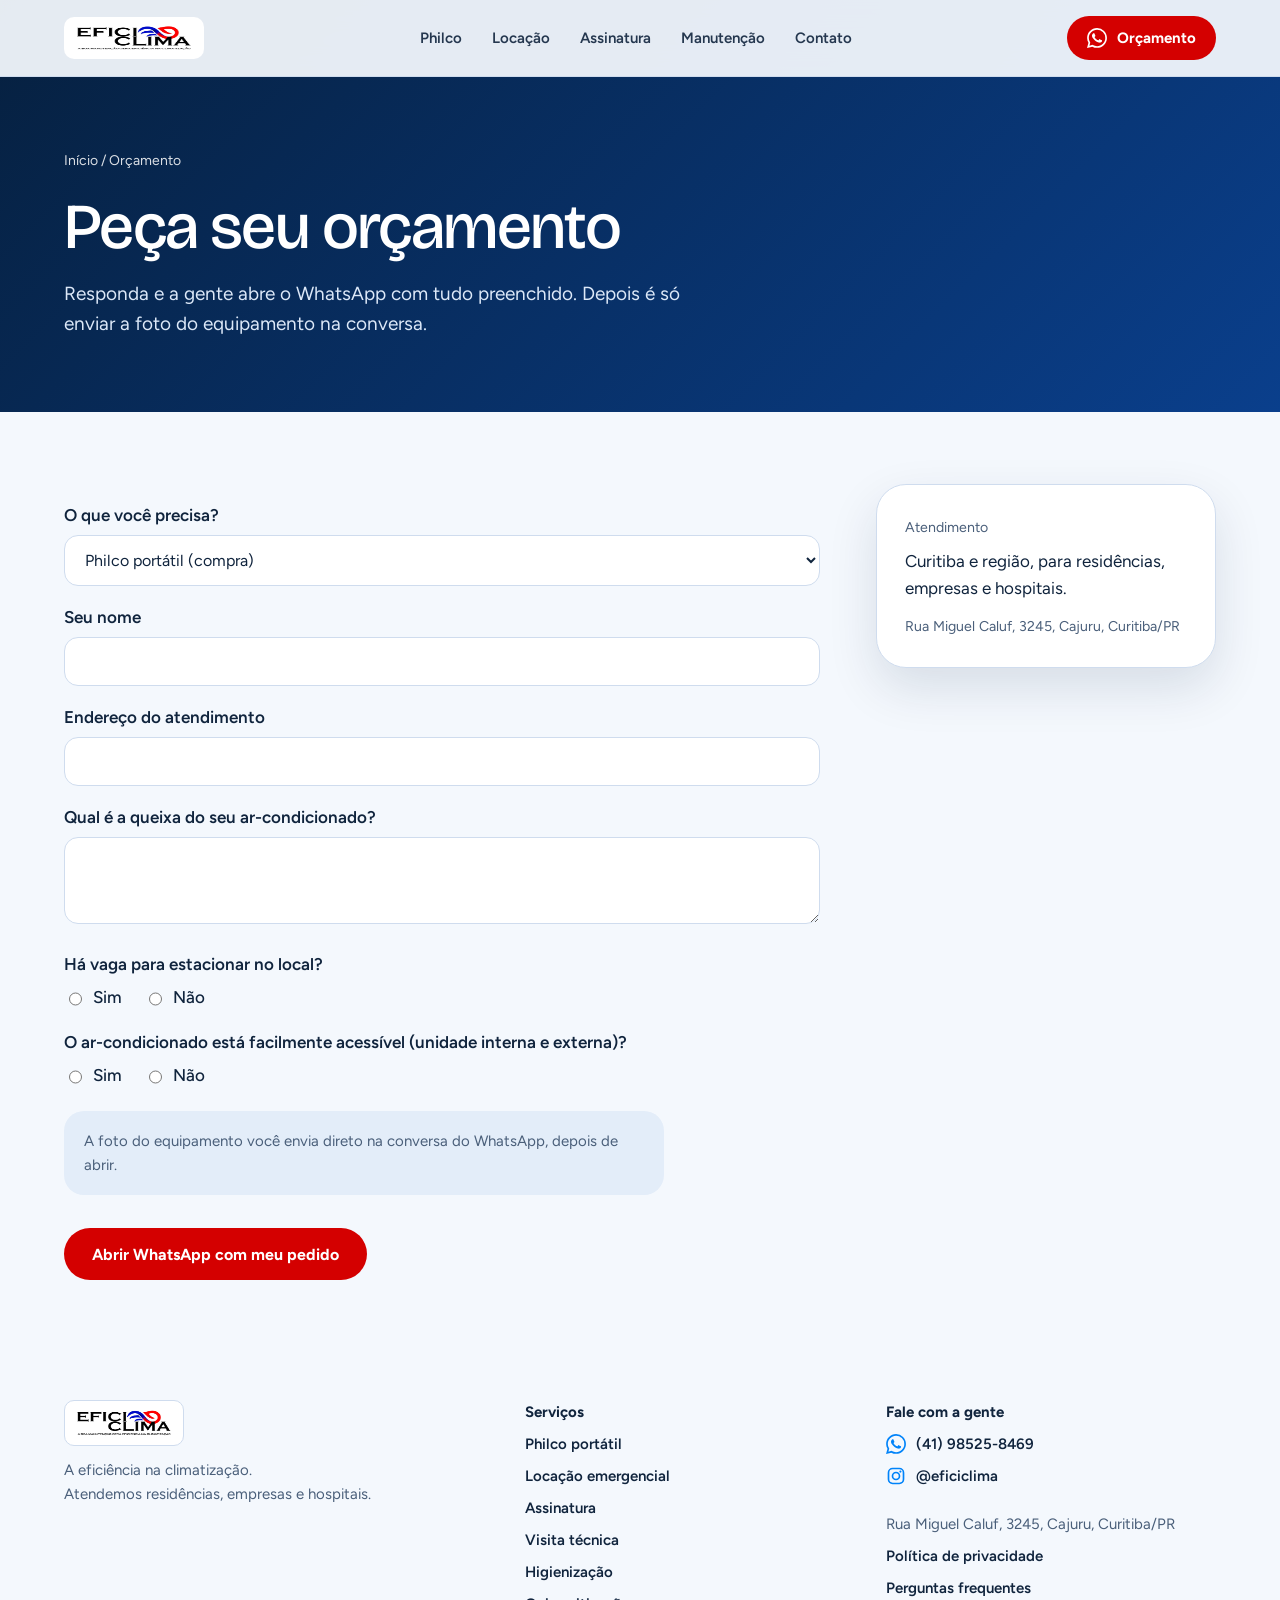
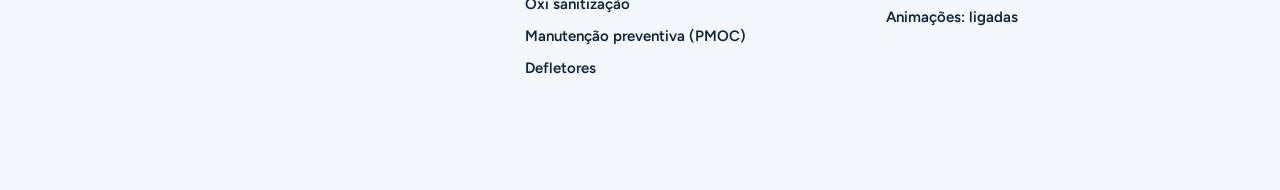
<file: orcamento/index.html>
<!DOCTYPE html><html lang="pt-BR"><head><meta charset="utf-8"><meta name="robots" content="noindex, nofollow"><meta name="viewport" content="width=device-width, initial-scale=1, viewport-fit=cover">
<title>Orçamento de Ar-Condicionado em Curitiba | Eficiclima</title><meta name="description" content="Peça seu orçamento de ar-condicionado em Curitiba e região: informe o serviço, o endereço e a queixa e fale com a Eficiclima pelo WhatsApp."><link rel="canonical" href="https://SEU-DOMINIO.com.br/orcamento/">
<meta property="og:type" content="website"><meta property="og:locale" content="pt_BR"><meta property="og:title" content="Orçamento de Ar-Condicionado em Curitiba | Eficiclima"><meta property="og:description" content="Peça seu orçamento de ar-condicionado em Curitiba e região: informe o serviço, o endereço e a queixa e fale com a Eficiclima pelo WhatsApp."><meta property="og:url" content="https://SEU-DOMINIO.com.br/orcamento/"><meta property="og:image" content="https://SEU-DOMINIO.com.br/assets/img/og-eficiclima.jpg"><meta name="twitter:card" content="summary_large_image">
<link rel="icon" href="../assets/img/favicon.png"><link rel="apple-touch-icon" href="../assets/img/icon-192.png"><meta name="theme-color" content="#06203F">
<link rel="preconnect" href="https://fonts.googleapis.com"><link rel="preconnect" href="https://fonts.gstatic.com" crossorigin>
<link href="https://fonts.googleapis.com/css2?family=Bricolage+Grotesque:opsz,wght@12..96,400..800&family=Figtree:wght@400;500;600;700&display=swap" rel="stylesheet">
<link rel="stylesheet" href="../assets/css/site.css"><script type="application/ld+json">{"@context": "https://schema.org", "@type": "LocalBusiness", "name": "Eficiclima", "slogan": "A eficiência na climatização", "telephone": "+5541985258469", "url": "https://SEU-DOMINIO.com.br/", "image": "https://SEU-DOMINIO.com.br/assets/img/og-eficiclima.jpg", "sameAs": ["https://www.instagram.com/eficiclima/"], "address": {"@type": "PostalAddress", "streetAddress": "Rua Miguel Caluf, 3245", "addressLocality": "Curitiba", "addressRegion": "PR", "addressCountry": "BR"}, "areaServed": "Curitiba e região"}</script></head><body class="inner"><svg width="0" height="0" style="position:absolute" aria-hidden="true"><symbol id="wa" viewBox="0 0 24 24"><path fill="currentColor" d="M17.47 14.38c-.3-.15-1.76-.87-2.03-.97-.27-.1-.47-.15-.67.15-.2.3-.77.97-.94 1.16-.17.2-.35.22-.64.07-.3-.15-1.26-.46-2.4-1.48-.89-.79-1.49-1.77-1.66-2.07-.17-.3-.02-.46.13-.61.14-.13.3-.35.45-.52.15-.18.2-.3.3-.5.1-.2.05-.37-.02-.52-.08-.15-.67-1.62-.92-2.2-.24-.58-.49-.5-.67-.51h-.57c-.2 0-.52.08-.8.37-.27.3-1.04 1.02-1.04 2.48s1.07 2.87 1.22 3.07c.15.2 2.1 3.2 5.08 4.48.71.3 1.26.49 1.69.63.71.23 1.36.2 1.87.12.57-.09 1.76-.72 2-1.41.25-.7.25-1.29.17-1.41-.07-.12-.27-.2-.57-.35M12.05 21.8h0a9.87 9.87 0 0 1-5.03-1.38l-.36-.21-3.74.98 1-3.65-.24-.37a9.86 9.86 0 0 1-1.51-5.26c0-5.45 4.44-9.88 9.89-9.88 2.64 0 5.12 1.03 6.99 2.9a9.83 9.83 0 0 1 2.89 6.99c0 5.45-4.44 9.88-9.89 9.88M20.46 3.49A11.8 11.8 0 0 0 12.05 0C5.5 0 .16 5.34.16 11.89c0 2.1.55 4.14 1.59 5.95L.06 24l6.3-1.65a11.9 11.9 0 0 0 5.68 1.45c6.56 0 11.9-5.34 11.9-11.9 0-3.18-1.24-6.17-3.48-8.41"/></symbol><symbol id="ig" viewBox="0 0 24 24"><rect x="3" y="3" width="18" height="18" rx="5" fill="none" stroke="currentColor" stroke-width="2"/><circle cx="12" cy="12" r="4.2" fill="none" stroke="currentColor" stroke-width="2"/><circle cx="17.3" cy="6.7" r="1.3" fill="currentColor"/></symbol></svg><div class="prog" id="pg"></div><header><div class="w"><a href="../index.html" aria-label="Eficiclima, página inicial"><img src="../assets/img/logo-eficiclima.webp" alt="Eficiclima, a eficiência na climatização" width="140" height="44"></a><nav id="nav" aria-label="Principal"><a href="../ar-condicionado-portatil-philco/index.html">Philco</a><a href="../locacao-emergencial/index.html">Locação</a><a href="../assinatura/index.html">Assinatura</a><a href="../higienizacao/index.html">Manutenção</a><a href="../contato/index.html">Contato</a></nav><div class="rt"><a class="btn" data-wa="Olá! Vim pelo site da Eficiclima e gostaria de um orçamento." href="../orcamento/index.html">Orçamento</a><button class="mb" type="button" aria-expanded="false" aria-controls="nav">Menu</button></div></div></header><main><div class="pg-h"><div class="w"><div class="crumbs"><a href="../index.html">Início</a> / Orçamento</div><h1>Peça seu orçamento</h1><p>Responda e a gente abre o WhatsApp com tudo preenchido. Depois é só enviar a foto do equipamento na conversa.</p></div></div><div class="w pm"><div><form id="fq"><label for="servico">O que você precisa?</label><select id="servico" name="servico"><option>Philco portátil (compra)</option><option>Locação emergencial</option><option>Assinatura</option><option>Visita técnica</option><option>Higienização e banho químico</option><option>Oxi sanitização com ozônio</option><option>Manutenção preventiva (PMOC)</option><option>Defletores</option><option>Outro assunto</option></select>
<label for="nome">Seu nome</label><input id="nome" name="nome" autocomplete="name" required>
<label for="endereco">Endereço do atendimento</label><input id="endereco" name="endereco" autocomplete="street-address" required>
<label for="queixa">Qual é a queixa do seu ar-condicionado?</label><textarea id="queixa" name="queixa" rows="3"></textarea>
<label>Há vaga para estacionar no local?</label><div class="rd"><label><input type="radio" name="vaga" value="Sim" required>Sim</label><label><input type="radio" name="vaga" value="Não">Não</label></div>
<label>O ar-condicionado está facilmente acessível (unidade interna e externa)?</label><div class="rd"><label><input type="radio" name="acesso" value="Sim" required>Sim</label><label><input type="radio" name="acesso" value="Não">Não</label></div>
<p class="note" style="margin-top:22px">A foto do equipamento você envia direto na conversa do WhatsApp, depois de abrir.</p><button class="btn" type="submit" style="margin-top:18px">Abrir WhatsApp com meu pedido</button></form></div>
<aside class="pc"><small>Atendimento</small><p style="margin:8px 0 0">Curitiba e região, para residências, empresas e hospitais.</p><small style="display:block;margin-top:14px">Rua Miguel Caluf, 3245, Cajuru, Curitiba/PR</small></aside></div></main><footer><div class="w"><div><img src="../assets/img/logo-eficiclima.webp" alt="Eficiclima" width="120" height="46">A eficiência na climatização.<br>Atendemos residências, empresas e hospitais.</div>
<div><b>Serviços</b><br><a class="ln" href="../ar-condicionado-portatil-philco/index.html">Philco portátil</a><a class="ln" href="../locacao-emergencial/index.html">Locação emergencial</a><a class="ln" href="../assinatura/index.html">Assinatura</a><a class="ln" href="../visita-tecnica/index.html">Visita técnica</a><a class="ln" href="../higienizacao/index.html">Higienização</a><a class="ln" href="../oxi-sanitizacao/index.html">Oxi sanitização</a><a class="ln" href="../manutencao-preventiva-pmoc/index.html">Manutenção preventiva (PMOC)</a><a class="ln" href="../defletores/index.html">Defletores</a></div>
<div><b>Fale com a gente</b><a class="ln" data-wa="Olá! Vim pelo site da Eficiclima." href="#"><svg class="i" aria-hidden="true"><use href="#wa"/></svg>(41) 98525-8469</a><a class="ln" href="https://www.instagram.com/eficiclima/" target="_blank" rel="noopener"><svg class="i" aria-hidden="true"><use href="#ig"/></svg>@eficiclima</a><br>Rua Miguel Caluf, 3245, Cajuru, Curitiba/PR<br><a class="ln" href="../politica-de-privacidade/index.html">Política de privacidade</a><a class="ln" href="../faq/index.html">Perguntas frequentes</a><button id="mt" class="ln mtb" type="button">Animações</button></div></div></footer><a class="wa" data-wa="Olá! Vim pelo site da Eficiclima." href="#" aria-label="Falar pelo WhatsApp"><svg class="i" aria-hidden="true"><use href="#wa"/></svg></a><script src="../assets/js/config.js"></script><script src="../assets/js/site.js" defer></script></body></html>
</file>
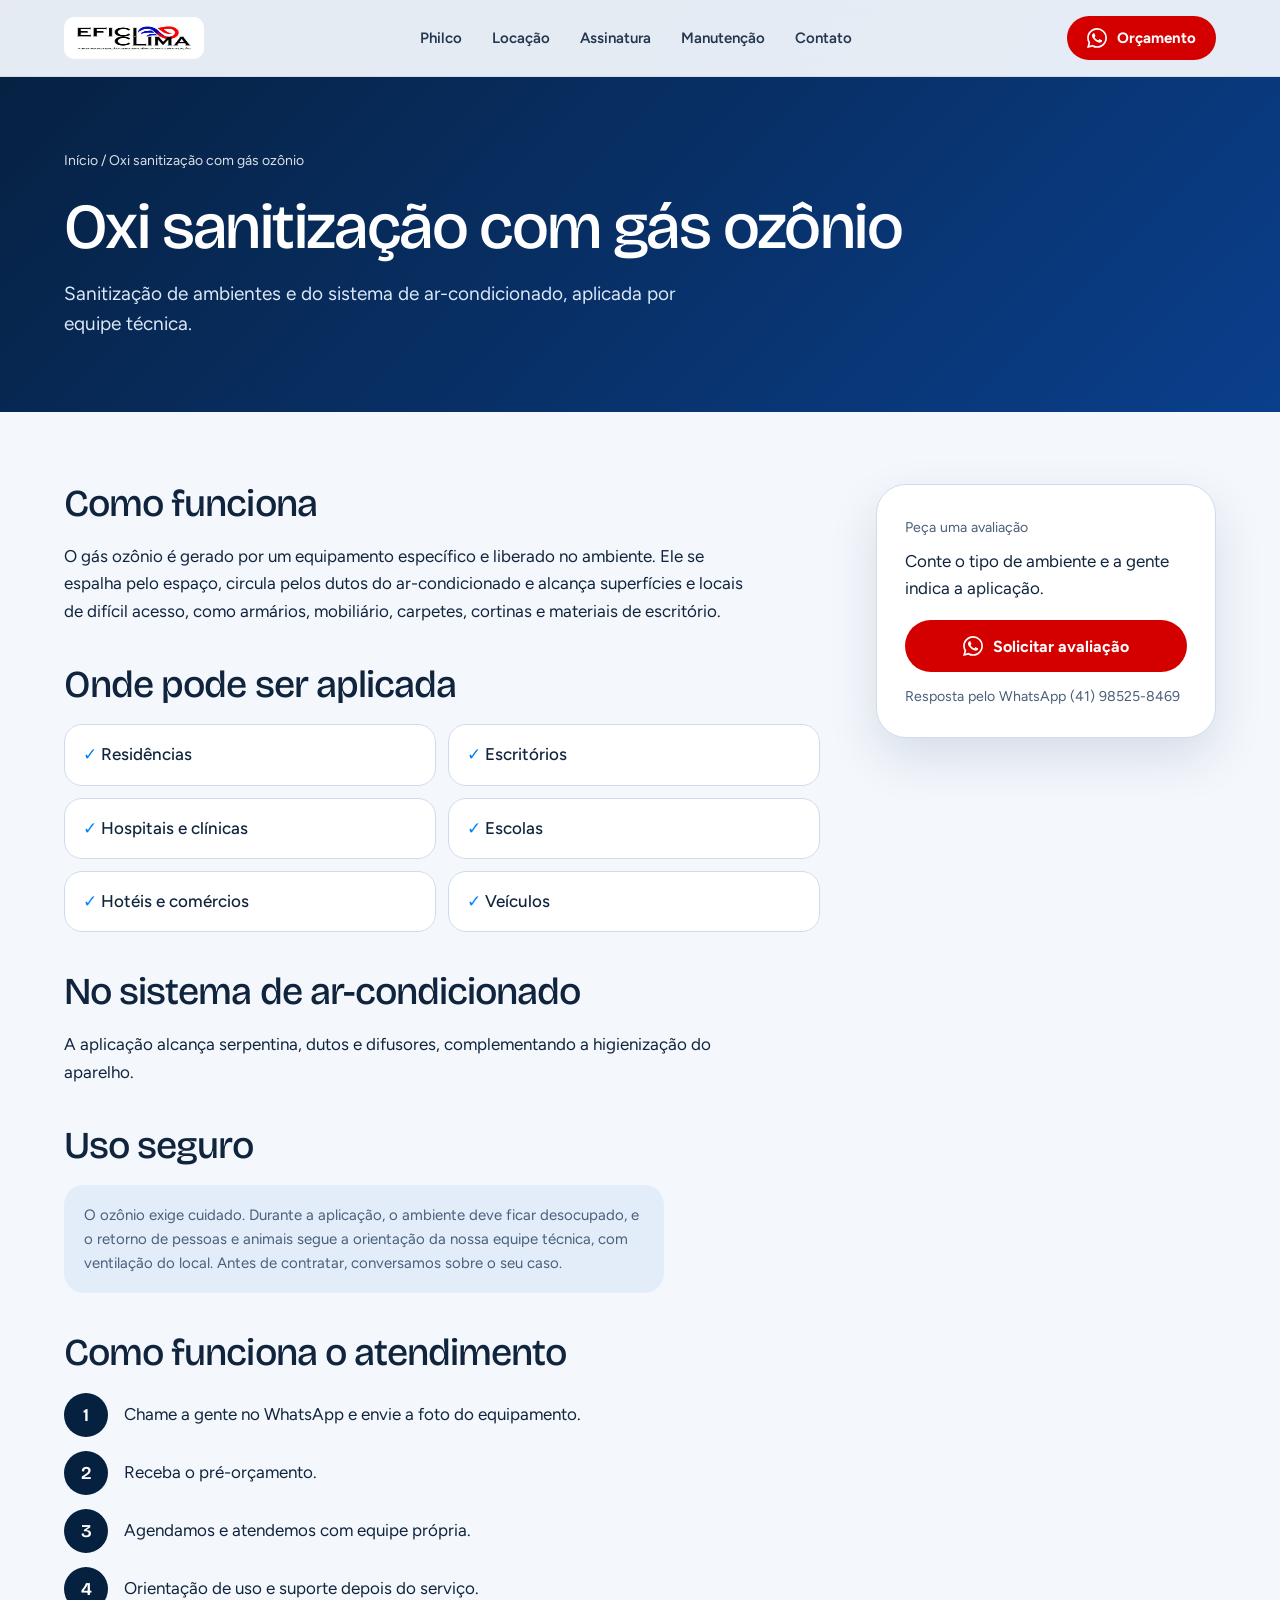
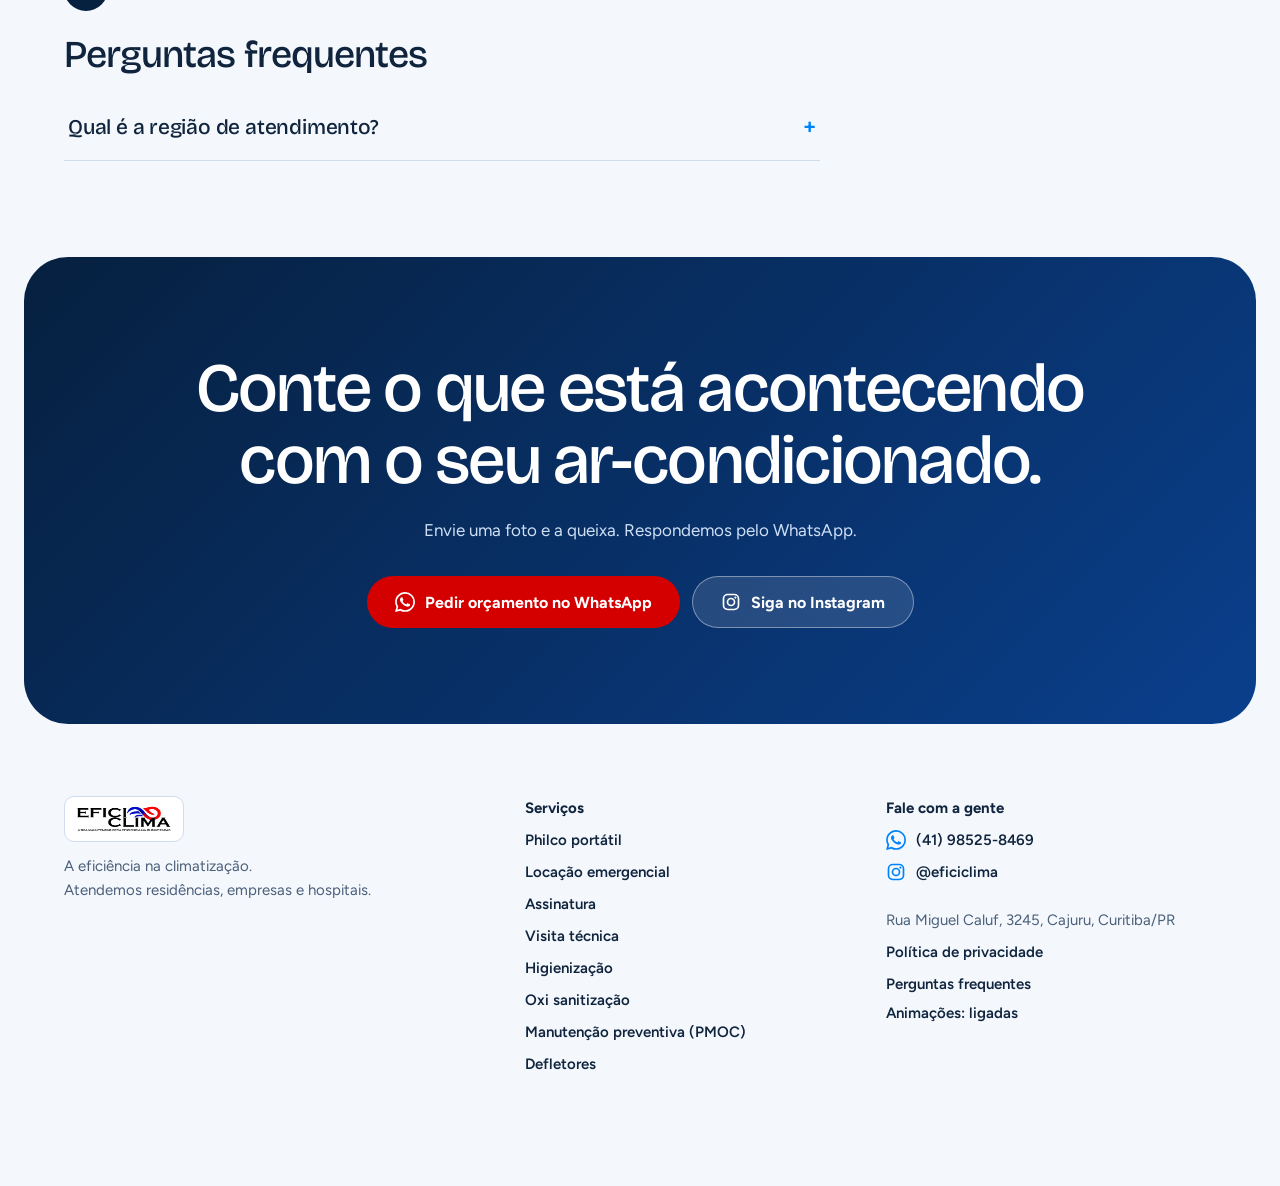
<file: oxi-sanitizacao/index.html>
<!DOCTYPE html><html lang="pt-BR"><head><meta charset="utf-8"><meta name="robots" content="noindex, nofollow"><meta name="viewport" content="width=device-width, initial-scale=1, viewport-fit=cover">
<title>Oxi Sanitização com Ozônio em Curitiba | Ambientes e Ar-Condicionado | Eficiclima</title><meta name="description" content="Sanitização de ambientes e do sistema de ar-condicionado com gás ozônio, aplicada por equipe técnica em Curitiba e região."><link rel="canonical" href="https://SEU-DOMINIO.com.br/oxi-sanitizacao/">
<meta property="og:type" content="website"><meta property="og:locale" content="pt_BR"><meta property="og:title" content="Oxi Sanitização com Ozônio em Curitiba | Ambientes e Ar-Condicionado | Eficiclima"><meta property="og:description" content="Sanitização de ambientes e do sistema de ar-condicionado com gás ozônio, aplicada por equipe técnica em Curitiba e região."><meta property="og:url" content="https://SEU-DOMINIO.com.br/oxi-sanitizacao/"><meta property="og:image" content="https://SEU-DOMINIO.com.br/assets/img/og-eficiclima.jpg"><meta name="twitter:card" content="summary_large_image">
<link rel="icon" href="../assets/img/favicon.png"><link rel="apple-touch-icon" href="../assets/img/icon-192.png"><meta name="theme-color" content="#06203F">
<link rel="preconnect" href="https://fonts.googleapis.com"><link rel="preconnect" href="https://fonts.gstatic.com" crossorigin>
<link href="https://fonts.googleapis.com/css2?family=Bricolage+Grotesque:opsz,wght@12..96,400..800&family=Figtree:wght@400;500;600;700&display=swap" rel="stylesheet">
<link rel="stylesheet" href="../assets/css/site.css"><script type="application/ld+json">{"@context": "https://schema.org", "@type": "LocalBusiness", "name": "Eficiclima", "slogan": "A eficiência na climatização", "telephone": "+5541985258469", "url": "https://SEU-DOMINIO.com.br/", "image": "https://SEU-DOMINIO.com.br/assets/img/og-eficiclima.jpg", "sameAs": ["https://www.instagram.com/eficiclima/"], "address": {"@type": "PostalAddress", "streetAddress": "Rua Miguel Caluf, 3245", "addressLocality": "Curitiba", "addressRegion": "PR", "addressCountry": "BR"}, "areaServed": "Curitiba e região"}</script><script type="application/ld+json">{"@context": "https://schema.org", "@type": "Service", "name": "Oxi sanitização com gás ozônio", "description": "Sanitização de ambientes e do sistema de ar-condicionado com gás ozônio, aplicada por equipe técnica em Curitiba e região.", "provider": {"@type": "LocalBusiness", "name": "Eficiclima"}, "areaServed": "Curitiba e região", "url": "https://SEU-DOMINIO.com.br/oxi-sanitizacao/"}</script><script type="application/ld+json">{"@context": "https://schema.org", "@type": "FAQPage", "mainEntity": [{"@type": "Question", "name": "Qual é a região de atendimento?", "acceptedAnswer": {"@type": "Answer", "text": "Atendemos Curitiba e região, para residências, empresas e hospitais."}}]}</script></head><body class="inner"><svg width="0" height="0" style="position:absolute" aria-hidden="true"><symbol id="wa" viewBox="0 0 24 24"><path fill="currentColor" d="M17.47 14.38c-.3-.15-1.76-.87-2.03-.97-.27-.1-.47-.15-.67.15-.2.3-.77.97-.94 1.16-.17.2-.35.22-.64.07-.3-.15-1.26-.46-2.4-1.48-.89-.79-1.49-1.77-1.66-2.07-.17-.3-.02-.46.13-.61.14-.13.3-.35.45-.52.15-.18.2-.3.3-.5.1-.2.05-.37-.02-.52-.08-.15-.67-1.62-.92-2.2-.24-.58-.49-.5-.67-.51h-.57c-.2 0-.52.08-.8.37-.27.3-1.04 1.02-1.04 2.48s1.07 2.87 1.22 3.07c.15.2 2.1 3.2 5.08 4.48.71.3 1.26.49 1.69.63.71.23 1.36.2 1.87.12.57-.09 1.76-.72 2-1.41.25-.7.25-1.29.17-1.41-.07-.12-.27-.2-.57-.35M12.05 21.8h0a9.87 9.87 0 0 1-5.03-1.38l-.36-.21-3.74.98 1-3.65-.24-.37a9.86 9.86 0 0 1-1.51-5.26c0-5.45 4.44-9.88 9.89-9.88 2.64 0 5.12 1.03 6.99 2.9a9.83 9.83 0 0 1 2.89 6.99c0 5.45-4.44 9.88-9.89 9.88M20.46 3.49A11.8 11.8 0 0 0 12.05 0C5.5 0 .16 5.34.16 11.89c0 2.1.55 4.14 1.59 5.95L.06 24l6.3-1.65a11.9 11.9 0 0 0 5.68 1.45c6.56 0 11.9-5.34 11.9-11.9 0-3.18-1.24-6.17-3.48-8.41"/></symbol><symbol id="ig" viewBox="0 0 24 24"><rect x="3" y="3" width="18" height="18" rx="5" fill="none" stroke="currentColor" stroke-width="2"/><circle cx="12" cy="12" r="4.2" fill="none" stroke="currentColor" stroke-width="2"/><circle cx="17.3" cy="6.7" r="1.3" fill="currentColor"/></symbol></svg><div class="prog" id="pg"></div><header><div class="w"><a href="../index.html" aria-label="Eficiclima, página inicial"><img src="../assets/img/logo-eficiclima.webp" alt="Eficiclima, a eficiência na climatização" width="140" height="44"></a><nav id="nav" aria-label="Principal"><a href="../ar-condicionado-portatil-philco/index.html">Philco</a><a href="../locacao-emergencial/index.html">Locação</a><a href="../assinatura/index.html">Assinatura</a><a href="../higienizacao/index.html">Manutenção</a><a href="../contato/index.html">Contato</a></nav><div class="rt"><a class="btn" data-wa="Olá! Vim pelo site da Eficiclima e gostaria de um orçamento." href="../orcamento/index.html">Orçamento</a><button class="mb" type="button" aria-expanded="false" aria-controls="nav">Menu</button></div></div></header><main><div class="pg-h"><div class="w"><div class="crumbs"><a href="../index.html">Início</a> / Oxi sanitização com gás ozônio</div><h1>Oxi sanitização com gás ozônio</h1><p>Sanitização de ambientes e do sistema de ar-condicionado, aplicada por equipe técnica.</p></div></div><div class="w pm"><div><section><h2>Como funciona</h2><p>O gás ozônio é gerado por um equipamento específico e liberado no ambiente. Ele se espalha pelo espaço, circula pelos dutos do ar-condicionado e alcança superfícies e locais de difícil acesso, como armários, mobiliário, carpetes, cortinas e materiais de escritório.</p><h2>Onde pode ser aplicada</h2><ul class="il"><li>Residências</li><li>Escritórios</li><li>Hospitais e clínicas</li><li>Escolas</li><li>Hotéis e comércios</li><li>Veículos</li></ul><h2>No sistema de ar-condicionado</h2><p>A aplicação alcança serpentina, dutos e difusores, complementando a higienização do aparelho.</p><h2>Uso seguro</h2><p class="note">O ozônio exige cuidado. Durante a aplicação, o ambiente deve ficar desocupado, e o retorno de pessoas e animais segue a orientação da nossa equipe técnica, com ventilação do local. Antes de contratar, conversamos sobre o seu caso.</p><h2>Como funciona o atendimento</h2><ol class="stl"><li>Chame a gente no WhatsApp e envie a foto do equipamento.</li><li>Receba o pré-orçamento.</li><li>Agendamos e atendemos com equipe própria.</li><li>Orientação de uso e suporte depois do serviço.</li></ol></section><section><h2>Perguntas frequentes</h2><details><summary>Qual é a região de atendimento?</summary><p>Atendemos Curitiba e região, para residências, empresas e hospitais.</p></details></section></div><aside class="pc"><small>Peça uma avaliação</small><p style="margin:8px 0 0">Conte o tipo de ambiente e a gente indica a aplicação.</p><a class="btn" data-wa="Olá! Quero um orçamento de oxi sanitização com ozônio." href="../orcamento/index.html">Solicitar avaliação</a><small style="display:block;margin-top:14px">Resposta pelo WhatsApp (41) 98525-8469</small></aside></div><div class="ct" id="contato"><h2>Conte o que está acontecendo com o seu ar-condicionado.</h2><p>Envie uma foto e a queixa. Respondemos pelo WhatsApp.</p><div class="acts"><a class="btn" data-wa="Olá! Quero solicitar um orçamento." href="../orcamento/index.html">Pedir orçamento no WhatsApp</a><a class="btn g" href="https://www.instagram.com/eficiclima/" target="_blank" rel="noopener"><svg class="i" aria-hidden="true"><use href="#ig"/></svg>Siga no Instagram</a></div></div></main><footer><div class="w"><div><img src="../assets/img/logo-eficiclima.webp" alt="Eficiclima" width="120" height="46">A eficiência na climatização.<br>Atendemos residências, empresas e hospitais.</div>
<div><b>Serviços</b><br><a class="ln" href="../ar-condicionado-portatil-philco/index.html">Philco portátil</a><a class="ln" href="../locacao-emergencial/index.html">Locação emergencial</a><a class="ln" href="../assinatura/index.html">Assinatura</a><a class="ln" href="../visita-tecnica/index.html">Visita técnica</a><a class="ln" href="../higienizacao/index.html">Higienização</a><a class="ln" href="../oxi-sanitizacao/index.html">Oxi sanitização</a><a class="ln" href="../manutencao-preventiva-pmoc/index.html">Manutenção preventiva (PMOC)</a><a class="ln" href="../defletores/index.html">Defletores</a></div>
<div><b>Fale com a gente</b><a class="ln" data-wa="Olá! Vim pelo site da Eficiclima." href="#"><svg class="i" aria-hidden="true"><use href="#wa"/></svg>(41) 98525-8469</a><a class="ln" href="https://www.instagram.com/eficiclima/" target="_blank" rel="noopener"><svg class="i" aria-hidden="true"><use href="#ig"/></svg>@eficiclima</a><br>Rua Miguel Caluf, 3245, Cajuru, Curitiba/PR<br><a class="ln" href="../politica-de-privacidade/index.html">Política de privacidade</a><a class="ln" href="../faq/index.html">Perguntas frequentes</a><button id="mt" class="ln mtb" type="button">Animações</button></div></div></footer><a class="wa" data-wa="Olá! Vim pelo site da Eficiclima." href="#" aria-label="Falar pelo WhatsApp"><svg class="i" aria-hidden="true"><use href="#wa"/></svg></a><script src="../assets/js/config.js"></script><script src="../assets/js/site.js" defer></script></body></html>
</file>
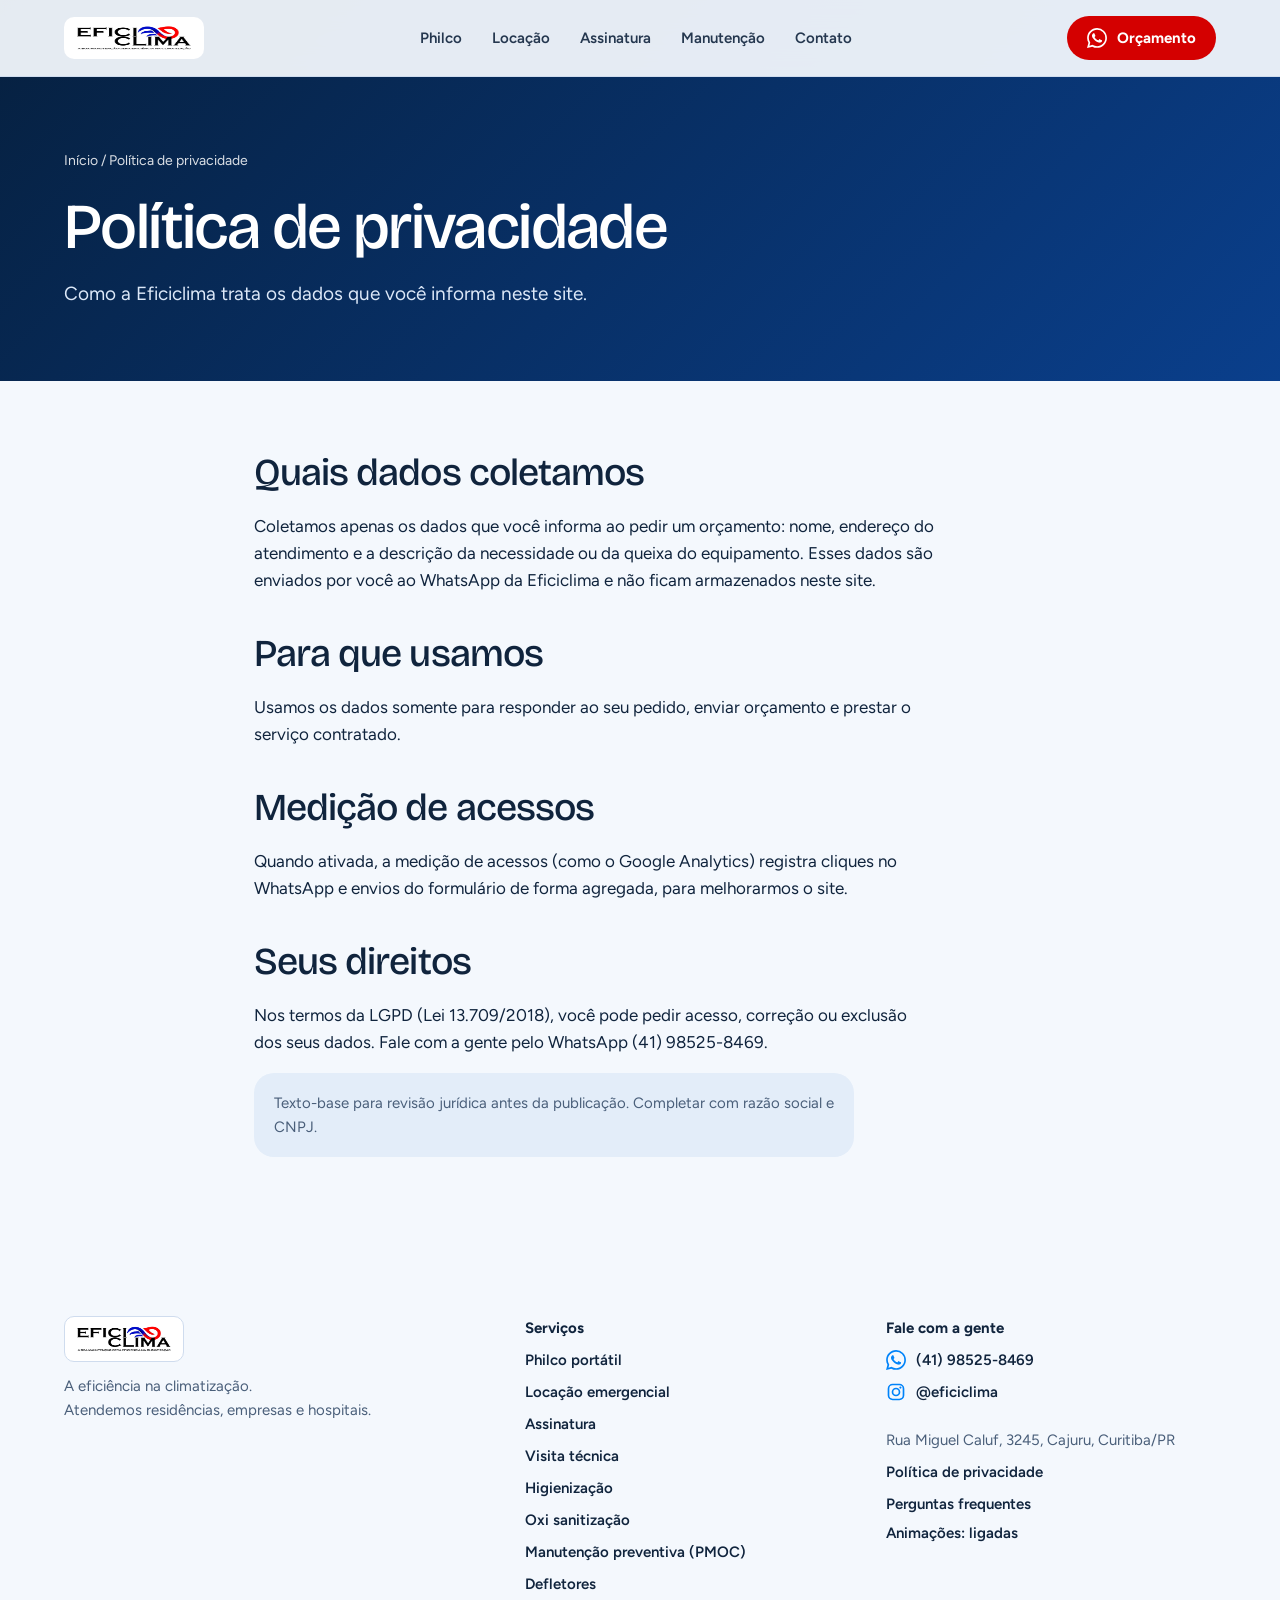
<file: politica-de-privacidade/index.html>
<!DOCTYPE html><html lang="pt-BR"><head><meta charset="utf-8"><meta name="robots" content="noindex, nofollow"><meta name="viewport" content="width=device-width, initial-scale=1, viewport-fit=cover">
<title>Política de Privacidade | Eficiclima</title><meta name="description" content="Como a Eficiclima trata os dados informados no site, conforme a Lei Geral de Proteção de Dados (LGPD)."><link rel="canonical" href="https://SEU-DOMINIO.com.br/politica-de-privacidade/">
<meta property="og:type" content="website"><meta property="og:locale" content="pt_BR"><meta property="og:title" content="Política de Privacidade | Eficiclima"><meta property="og:description" content="Como a Eficiclima trata os dados informados no site, conforme a Lei Geral de Proteção de Dados (LGPD)."><meta property="og:url" content="https://SEU-DOMINIO.com.br/politica-de-privacidade/"><meta property="og:image" content="https://SEU-DOMINIO.com.br/assets/img/og-eficiclima.jpg"><meta name="twitter:card" content="summary_large_image">
<link rel="icon" href="../assets/img/favicon.png"><link rel="apple-touch-icon" href="../assets/img/icon-192.png"><meta name="theme-color" content="#06203F">
<link rel="preconnect" href="https://fonts.googleapis.com"><link rel="preconnect" href="https://fonts.gstatic.com" crossorigin>
<link href="https://fonts.googleapis.com/css2?family=Bricolage+Grotesque:opsz,wght@12..96,400..800&family=Figtree:wght@400;500;600;700&display=swap" rel="stylesheet">
<link rel="stylesheet" href="../assets/css/site.css"><script type="application/ld+json">{"@context": "https://schema.org", "@type": "LocalBusiness", "name": "Eficiclima", "slogan": "A eficiência na climatização", "telephone": "+5541985258469", "url": "https://SEU-DOMINIO.com.br/", "image": "https://SEU-DOMINIO.com.br/assets/img/og-eficiclima.jpg", "sameAs": ["https://www.instagram.com/eficiclima/"], "address": {"@type": "PostalAddress", "streetAddress": "Rua Miguel Caluf, 3245", "addressLocality": "Curitiba", "addressRegion": "PR", "addressCountry": "BR"}, "areaServed": "Curitiba e região"}</script></head><body class="inner"><svg width="0" height="0" style="position:absolute" aria-hidden="true"><symbol id="wa" viewBox="0 0 24 24"><path fill="currentColor" d="M17.47 14.38c-.3-.15-1.76-.87-2.03-.97-.27-.1-.47-.15-.67.15-.2.3-.77.97-.94 1.16-.17.2-.35.22-.64.07-.3-.15-1.26-.46-2.4-1.48-.89-.79-1.49-1.77-1.66-2.07-.17-.3-.02-.46.13-.61.14-.13.3-.35.45-.52.15-.18.2-.3.3-.5.1-.2.05-.37-.02-.52-.08-.15-.67-1.62-.92-2.2-.24-.58-.49-.5-.67-.51h-.57c-.2 0-.52.08-.8.37-.27.3-1.04 1.02-1.04 2.48s1.07 2.87 1.22 3.07c.15.2 2.1 3.2 5.08 4.48.71.3 1.26.49 1.69.63.71.23 1.36.2 1.87.12.57-.09 1.76-.72 2-1.41.25-.7.25-1.29.17-1.41-.07-.12-.27-.2-.57-.35M12.05 21.8h0a9.87 9.87 0 0 1-5.03-1.38l-.36-.21-3.74.98 1-3.65-.24-.37a9.86 9.86 0 0 1-1.51-5.26c0-5.45 4.44-9.88 9.89-9.88 2.64 0 5.12 1.03 6.99 2.9a9.83 9.83 0 0 1 2.89 6.99c0 5.45-4.44 9.88-9.89 9.88M20.46 3.49A11.8 11.8 0 0 0 12.05 0C5.5 0 .16 5.34.16 11.89c0 2.1.55 4.14 1.59 5.95L.06 24l6.3-1.65a11.9 11.9 0 0 0 5.68 1.45c6.56 0 11.9-5.34 11.9-11.9 0-3.18-1.24-6.17-3.48-8.41"/></symbol><symbol id="ig" viewBox="0 0 24 24"><rect x="3" y="3" width="18" height="18" rx="5" fill="none" stroke="currentColor" stroke-width="2"/><circle cx="12" cy="12" r="4.2" fill="none" stroke="currentColor" stroke-width="2"/><circle cx="17.3" cy="6.7" r="1.3" fill="currentColor"/></symbol></svg><div class="prog" id="pg"></div><header><div class="w"><a href="../index.html" aria-label="Eficiclima, página inicial"><img src="../assets/img/logo-eficiclima.webp" alt="Eficiclima, a eficiência na climatização" width="140" height="44"></a><nav id="nav" aria-label="Principal"><a href="../ar-condicionado-portatil-philco/index.html">Philco</a><a href="../locacao-emergencial/index.html">Locação</a><a href="../assinatura/index.html">Assinatura</a><a href="../higienizacao/index.html">Manutenção</a><a href="../contato/index.html">Contato</a></nav><div class="rt"><a class="btn" data-wa="Olá! Vim pelo site da Eficiclima e gostaria de um orçamento." href="../orcamento/index.html">Orçamento</a><button class="mb" type="button" aria-expanded="false" aria-controls="nav">Menu</button></div></div></header><main><div class="pg-h"><div class="w"><div class="crumbs"><a href="../index.html">Início</a> / Política de privacidade</div><h1>Política de privacidade</h1><p>Como a Eficiclima trata os dados que você informa neste site.</p></div></div><div class="w pm" style="grid-template-columns:1fr;max-width:820px"><div><section><h2>Quais dados coletamos</h2><p>Coletamos apenas os dados que você informa ao pedir um orçamento: nome, endereço do atendimento e a descrição da necessidade ou da queixa do equipamento. Esses dados são enviados por você ao WhatsApp da Eficiclima e não ficam armazenados neste site.</p><h2>Para que usamos</h2><p>Usamos os dados somente para responder ao seu pedido, enviar orçamento e prestar o serviço contratado.</p><h2>Medição de acessos</h2><p>Quando ativada, a medição de acessos (como o Google Analytics) registra cliques no WhatsApp e envios do formulário de forma agregada, para melhorarmos o site.</p><h2>Seus direitos</h2><p>Nos termos da LGPD (Lei 13.709/2018), você pode pedir acesso, correção ou exclusão dos seus dados. Fale com a gente pelo WhatsApp (41) 98525-8469.</p><p class="note">Texto-base para revisão jurídica antes da publicação. Completar com razão social e CNPJ.</p></section></div></div></main><footer><div class="w"><div><img src="../assets/img/logo-eficiclima.webp" alt="Eficiclima" width="120" height="46">A eficiência na climatização.<br>Atendemos residências, empresas e hospitais.</div>
<div><b>Serviços</b><br><a class="ln" href="../ar-condicionado-portatil-philco/index.html">Philco portátil</a><a class="ln" href="../locacao-emergencial/index.html">Locação emergencial</a><a class="ln" href="../assinatura/index.html">Assinatura</a><a class="ln" href="../visita-tecnica/index.html">Visita técnica</a><a class="ln" href="../higienizacao/index.html">Higienização</a><a class="ln" href="../oxi-sanitizacao/index.html">Oxi sanitização</a><a class="ln" href="../manutencao-preventiva-pmoc/index.html">Manutenção preventiva (PMOC)</a><a class="ln" href="../defletores/index.html">Defletores</a></div>
<div><b>Fale com a gente</b><a class="ln" data-wa="Olá! Vim pelo site da Eficiclima." href="#"><svg class="i" aria-hidden="true"><use href="#wa"/></svg>(41) 98525-8469</a><a class="ln" href="https://www.instagram.com/eficiclima/" target="_blank" rel="noopener"><svg class="i" aria-hidden="true"><use href="#ig"/></svg>@eficiclima</a><br>Rua Miguel Caluf, 3245, Cajuru, Curitiba/PR<br><a class="ln" href="../politica-de-privacidade/index.html">Política de privacidade</a><a class="ln" href="../faq/index.html">Perguntas frequentes</a><button id="mt" class="ln mtb" type="button">Animações</button></div></div></footer><a class="wa" data-wa="Olá! Vim pelo site da Eficiclima." href="#" aria-label="Falar pelo WhatsApp"><svg class="i" aria-hidden="true"><use href="#wa"/></svg></a><script src="../assets/js/config.js"></script><script src="../assets/js/site.js" defer></script></body></html>
</file>
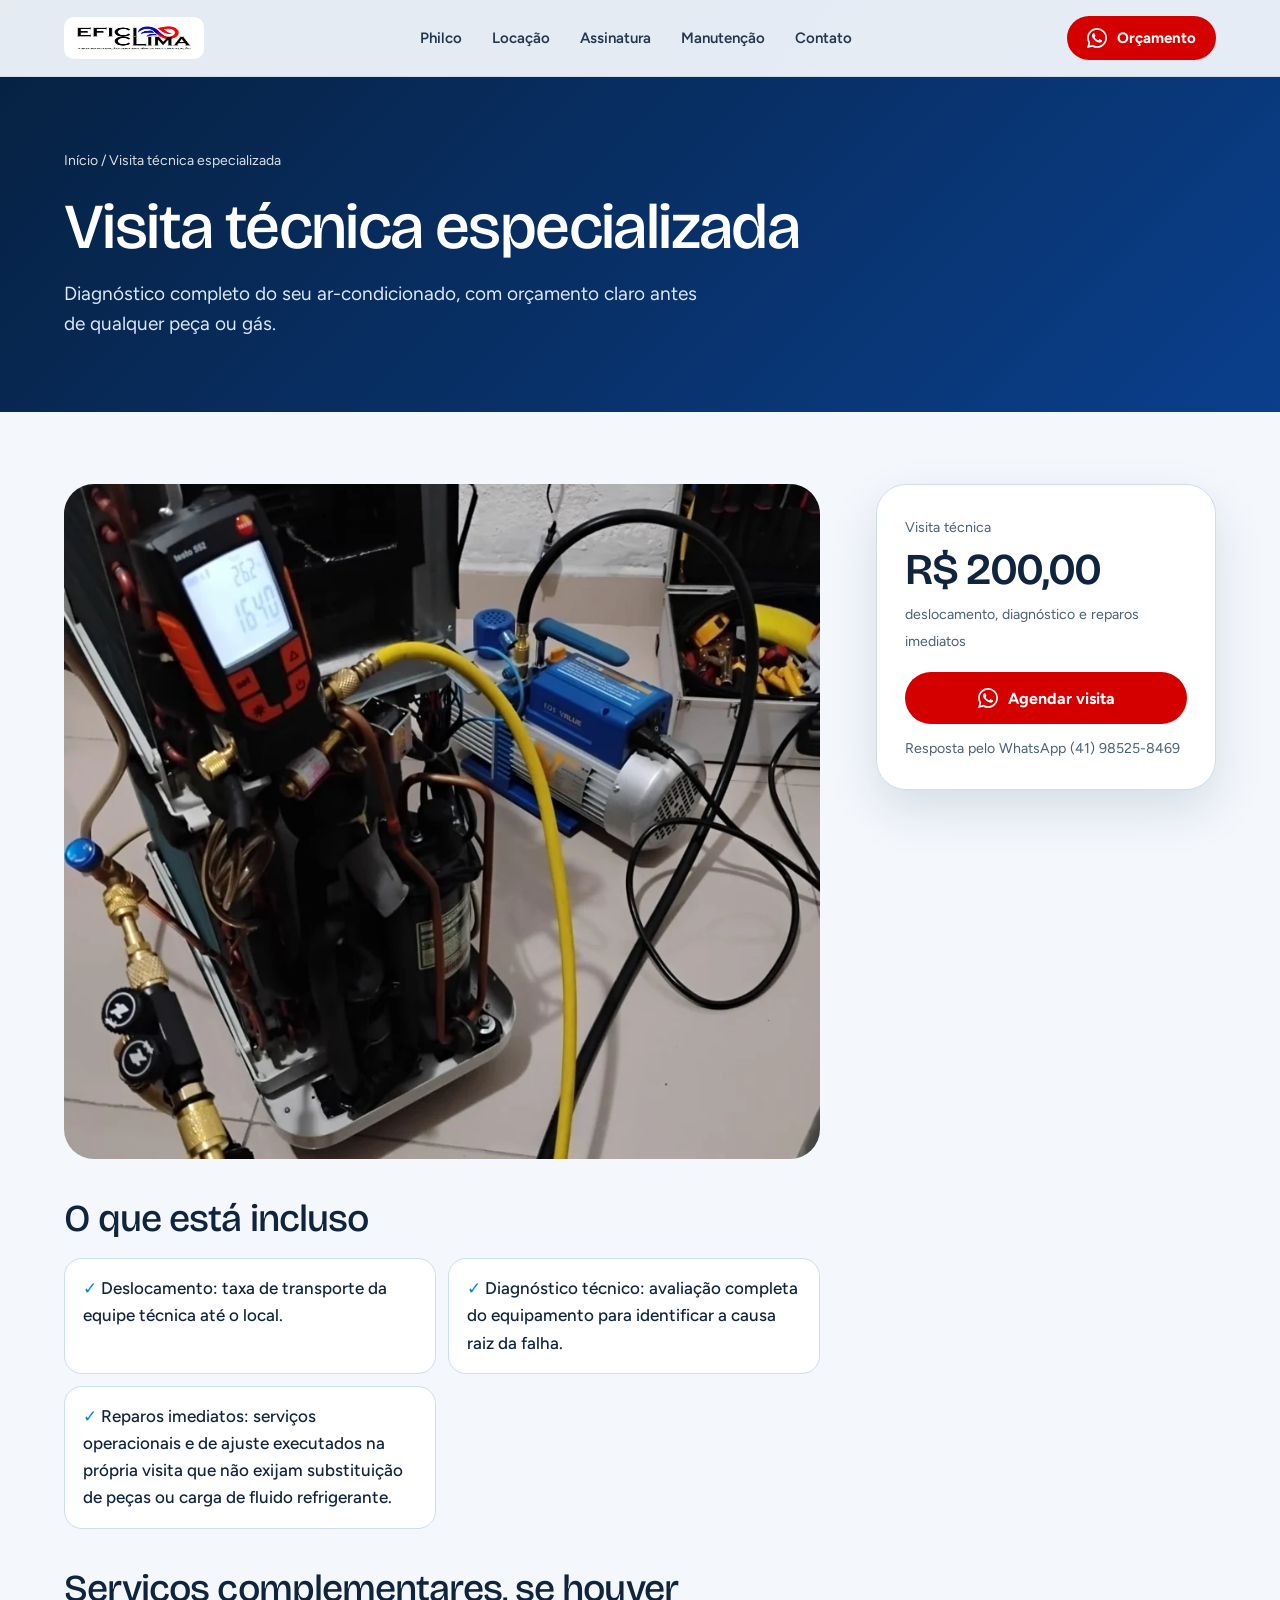
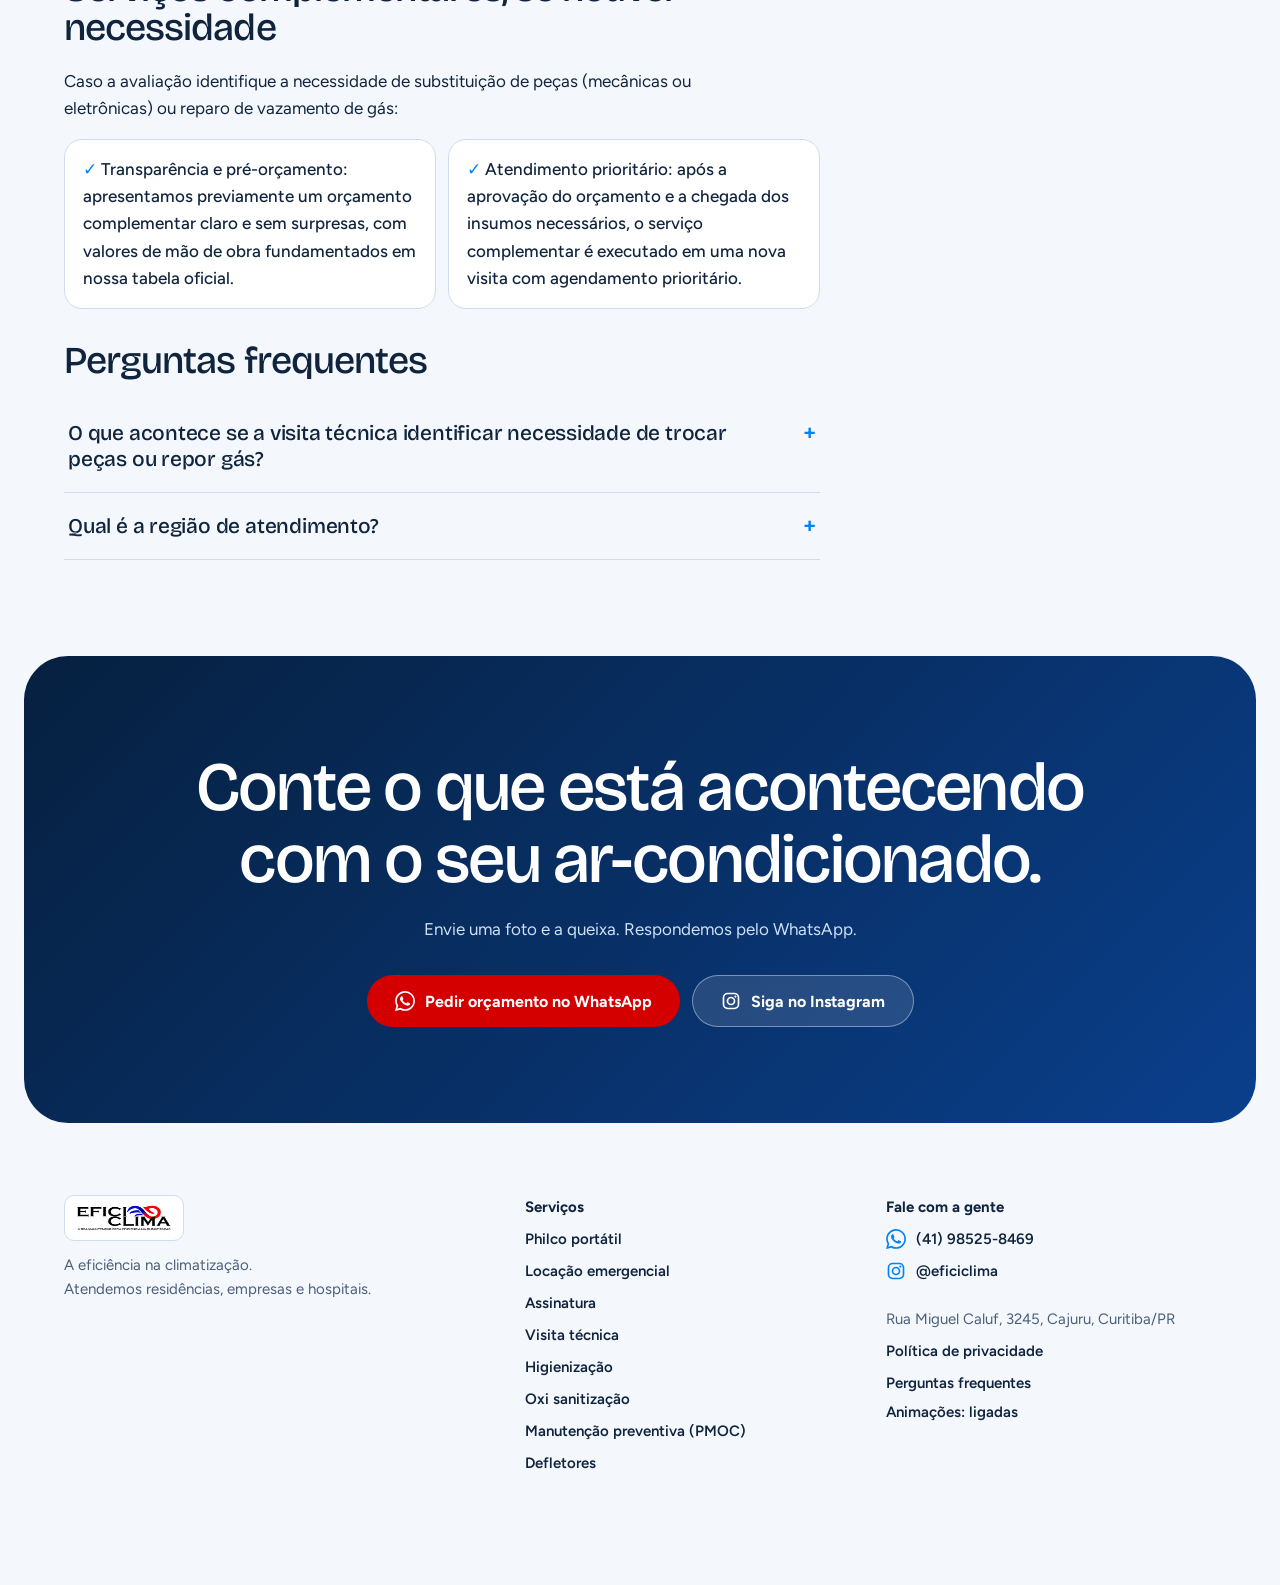
<file: visita-tecnica/index.html>
<!DOCTYPE html><html lang="pt-BR"><head><meta charset="utf-8"><meta name="robots" content="noindex, nofollow"><meta name="viewport" content="width=device-width, initial-scale=1, viewport-fit=cover">
<title>Visita Técnica de Ar-Condicionado em Curitiba | Diagnóstico Completo por R$ 200</title><meta name="description" content="Diagnóstico técnico completo do seu ar-condicionado, com reparos imediatos quando possíveis e orçamento transparente para peças ou gás."><link rel="canonical" href="https://SEU-DOMINIO.com.br/visita-tecnica/">
<meta property="og:type" content="website"><meta property="og:locale" content="pt_BR"><meta property="og:title" content="Visita Técnica de Ar-Condicionado em Curitiba | Diagnóstico Completo por R$ 200"><meta property="og:description" content="Diagnóstico técnico completo do seu ar-condicionado, com reparos imediatos quando possíveis e orçamento transparente para peças ou gás."><meta property="og:url" content="https://SEU-DOMINIO.com.br/visita-tecnica/"><meta property="og:image" content="https://SEU-DOMINIO.com.br/assets/img/og-eficiclima.jpg"><meta name="twitter:card" content="summary_large_image">
<link rel="icon" href="../assets/img/favicon.png"><link rel="apple-touch-icon" href="../assets/img/icon-192.png"><meta name="theme-color" content="#06203F">
<link rel="preconnect" href="https://fonts.googleapis.com"><link rel="preconnect" href="https://fonts.gstatic.com" crossorigin>
<link href="https://fonts.googleapis.com/css2?family=Bricolage+Grotesque:opsz,wght@12..96,400..800&family=Figtree:wght@400;500;600;700&display=swap" rel="stylesheet">
<link rel="stylesheet" href="../assets/css/site.css"><script type="application/ld+json">{"@context": "https://schema.org", "@type": "LocalBusiness", "name": "Eficiclima", "slogan": "A eficiência na climatização", "telephone": "+5541985258469", "url": "https://SEU-DOMINIO.com.br/", "image": "https://SEU-DOMINIO.com.br/assets/img/og-eficiclima.jpg", "sameAs": ["https://www.instagram.com/eficiclima/"], "address": {"@type": "PostalAddress", "streetAddress": "Rua Miguel Caluf, 3245", "addressLocality": "Curitiba", "addressRegion": "PR", "addressCountry": "BR"}, "areaServed": "Curitiba e região"}</script><script type="application/ld+json">{"@context": "https://schema.org", "@type": "Service", "name": "Visita técnica especializada", "description": "Diagnóstico técnico completo do seu ar-condicionado, com reparos imediatos quando possíveis e orçamento transparente para peças ou gás.", "provider": {"@type": "LocalBusiness", "name": "Eficiclima"}, "areaServed": "Curitiba e região", "url": "https://SEU-DOMINIO.com.br/visita-tecnica/"}</script><script type="application/ld+json">{"@context": "https://schema.org", "@type": "FAQPage", "mainEntity": [{"@type": "Question", "name": "O que acontece se a visita técnica identificar necessidade de trocar peças ou repor gás?", "acceptedAnswer": {"@type": "Answer", "text": "Apresentamos um orçamento complementar antes de qualquer serviço. Após a aprovação e a chegada dos insumos, o reparo é feito em nova visita, com agendamento prioritário."}}, {"@type": "Question", "name": "Qual é a região de atendimento?", "acceptedAnswer": {"@type": "Answer", "text": "Atendemos Curitiba e região, para residências, empresas e hospitais."}}]}</script></head><body class="inner"><svg width="0" height="0" style="position:absolute" aria-hidden="true"><symbol id="wa" viewBox="0 0 24 24"><path fill="currentColor" d="M17.47 14.38c-.3-.15-1.76-.87-2.03-.97-.27-.1-.47-.15-.67.15-.2.3-.77.97-.94 1.16-.17.2-.35.22-.64.07-.3-.15-1.26-.46-2.4-1.48-.89-.79-1.49-1.77-1.66-2.07-.17-.3-.02-.46.13-.61.14-.13.3-.35.45-.52.15-.18.2-.3.3-.5.1-.2.05-.37-.02-.52-.08-.15-.67-1.62-.92-2.2-.24-.58-.49-.5-.67-.51h-.57c-.2 0-.52.08-.8.37-.27.3-1.04 1.02-1.04 2.48s1.07 2.87 1.22 3.07c.15.2 2.1 3.2 5.08 4.48.71.3 1.26.49 1.69.63.71.23 1.36.2 1.87.12.57-.09 1.76-.72 2-1.41.25-.7.25-1.29.17-1.41-.07-.12-.27-.2-.57-.35M12.05 21.8h0a9.87 9.87 0 0 1-5.03-1.38l-.36-.21-3.74.98 1-3.65-.24-.37a9.86 9.86 0 0 1-1.51-5.26c0-5.45 4.44-9.88 9.89-9.88 2.64 0 5.12 1.03 6.99 2.9a9.83 9.83 0 0 1 2.89 6.99c0 5.45-4.44 9.88-9.89 9.88M20.46 3.49A11.8 11.8 0 0 0 12.05 0C5.5 0 .16 5.34.16 11.89c0 2.1.55 4.14 1.59 5.95L.06 24l6.3-1.65a11.9 11.9 0 0 0 5.68 1.45c6.56 0 11.9-5.34 11.9-11.9 0-3.18-1.24-6.17-3.48-8.41"/></symbol><symbol id="ig" viewBox="0 0 24 24"><rect x="3" y="3" width="18" height="18" rx="5" fill="none" stroke="currentColor" stroke-width="2"/><circle cx="12" cy="12" r="4.2" fill="none" stroke="currentColor" stroke-width="2"/><circle cx="17.3" cy="6.7" r="1.3" fill="currentColor"/></symbol></svg><div class="prog" id="pg"></div><header><div class="w"><a href="../index.html" aria-label="Eficiclima, página inicial"><img src="../assets/img/logo-eficiclima.webp" alt="Eficiclima, a eficiência na climatização" width="140" height="44"></a><nav id="nav" aria-label="Principal"><a href="../ar-condicionado-portatil-philco/index.html">Philco</a><a href="../locacao-emergencial/index.html">Locação</a><a href="../assinatura/index.html">Assinatura</a><a href="../higienizacao/index.html">Manutenção</a><a href="../contato/index.html">Contato</a></nav><div class="rt"><a class="btn" data-wa="Olá! Vim pelo site da Eficiclima e gostaria de um orçamento." href="../orcamento/index.html">Orçamento</a><button class="mb" type="button" aria-expanded="false" aria-controls="nav">Menu</button></div></div></header><main><div class="pg-h"><div class="w"><div class="crumbs"><a href="../index.html">Início</a> / Visita técnica especializada</div><h1>Visita técnica especializada</h1><p>Diagnóstico completo do seu ar-condicionado, com orçamento claro antes de qualquer peça ou gás.</p></div></div><div class="w pm"><div><img class="ft" src="../assets/img/manifold-bomba-vacuo.webp" alt="Técnico da Eficiclima medindo pressão com manifold digital" width="900" height="675" loading="lazy"><section><h2>O que está incluso</h2><ul class="il"><li>Deslocamento: taxa de transporte da equipe técnica até o local.</li><li>Diagnóstico técnico: avaliação completa do equipamento para identificar a causa raiz da falha.</li><li>Reparos imediatos: serviços operacionais e de ajuste executados na própria visita que não exijam substituição de peças ou carga de fluido refrigerante.</li></ul><h2>Serviços complementares, se houver necessidade</h2><p>Caso a avaliação identifique a necessidade de substituição de peças (mecânicas ou eletrônicas) ou reparo de vazamento de gás:</p><ul class="il"><li>Transparência e pré-orçamento: apresentamos previamente um orçamento complementar claro e sem surpresas, com valores de mão de obra fundamentados em nossa tabela oficial.</li><li>Atendimento prioritário: após a aprovação do orçamento e a chegada dos insumos necessários, o serviço complementar é executado em uma nova visita com agendamento prioritário.</li></ul></section><section><h2>Perguntas frequentes</h2><details><summary>O que acontece se a visita técnica identificar necessidade de trocar peças ou repor gás?</summary><p>Apresentamos um orçamento complementar antes de qualquer serviço. Após a aprovação e a chegada dos insumos, o reparo é feito em nova visita, com agendamento prioritário.</p></details><details><summary>Qual é a região de atendimento?</summary><p>Atendemos Curitiba e região, para residências, empresas e hospitais.</p></details></section></div><aside class="pc"><small>Visita técnica</small><div class="pr">R$ 200,00</div><small>deslocamento, diagnóstico e reparos imediatos</small><a class="btn" data-wa="Olá! Quero agendar uma visita técnica." href="../orcamento/index.html">Agendar visita</a><small style="display:block;margin-top:14px">Resposta pelo WhatsApp (41) 98525-8469</small></aside></div><div class="ct" id="contato"><h2>Conte o que está acontecendo com o seu ar-condicionado.</h2><p>Envie uma foto e a queixa. Respondemos pelo WhatsApp.</p><div class="acts"><a class="btn" data-wa="Olá! Quero solicitar um orçamento." href="../orcamento/index.html">Pedir orçamento no WhatsApp</a><a class="btn g" href="https://www.instagram.com/eficiclima/" target="_blank" rel="noopener"><svg class="i" aria-hidden="true"><use href="#ig"/></svg>Siga no Instagram</a></div></div></main><footer><div class="w"><div><img src="../assets/img/logo-eficiclima.webp" alt="Eficiclima" width="120" height="46">A eficiência na climatização.<br>Atendemos residências, empresas e hospitais.</div>
<div><b>Serviços</b><br><a class="ln" href="../ar-condicionado-portatil-philco/index.html">Philco portátil</a><a class="ln" href="../locacao-emergencial/index.html">Locação emergencial</a><a class="ln" href="../assinatura/index.html">Assinatura</a><a class="ln" href="../visita-tecnica/index.html">Visita técnica</a><a class="ln" href="../higienizacao/index.html">Higienização</a><a class="ln" href="../oxi-sanitizacao/index.html">Oxi sanitização</a><a class="ln" href="../manutencao-preventiva-pmoc/index.html">Manutenção preventiva (PMOC)</a><a class="ln" href="../defletores/index.html">Defletores</a></div>
<div><b>Fale com a gente</b><a class="ln" data-wa="Olá! Vim pelo site da Eficiclima." href="#"><svg class="i" aria-hidden="true"><use href="#wa"/></svg>(41) 98525-8469</a><a class="ln" href="https://www.instagram.com/eficiclima/" target="_blank" rel="noopener"><svg class="i" aria-hidden="true"><use href="#ig"/></svg>@eficiclima</a><br>Rua Miguel Caluf, 3245, Cajuru, Curitiba/PR<br><a class="ln" href="../politica-de-privacidade/index.html">Política de privacidade</a><a class="ln" href="../faq/index.html">Perguntas frequentes</a><button id="mt" class="ln mtb" type="button">Animações</button></div></div></footer><a class="wa" data-wa="Olá! Vim pelo site da Eficiclima." href="#" aria-label="Falar pelo WhatsApp"><svg class="i" aria-hidden="true"><use href="#wa"/></svg></a><script src="../assets/js/config.js"></script><script src="../assets/js/site.js" defer></script></body></html>
</file>
<file: assets/css/site.css>
:root{--ink:#06203F;--paper:#F4F8FD;--mist:#E3EDF9;--card:#fff;--ln:#cfdcee;--tx:#10243d;--mut:#4a5f7a;--blue:#0B1FD0;--sky:#0083F9;--red:#D40000;--warm:#F58220;box-sizing:border-box;padding-top:env(safe-area-inset-top,0px);padding-bottom:env(safe-area-inset-bottom,0px)}
@media(prefers-color-scheme:dark){:root:not([data-theme=light]){--paper:#07162a;--mist:#0c2038;--card:#102844;--ln:#23415f;--tx:#e8eff9;--mut:#a9bbd2}}
:root[data-theme=dark]{--paper:#07162a;--mist:#0c2038;--card:#102844;--ln:#23415f;--tx:#e8eff9;--mut:#a9bbd2}
*{box-sizing:border-box}html{scroll-behavior:smooth;scroll-padding-top:calc(76px + env(safe-area-inset-top,0px));height:auto}
body{margin:0;background:var(--paper);color:var(--tx);font:17px/1.6 Figtree,system-ui,sans-serif;-webkit-font-smoothing:antialiased}
h1,h2,h3{font-family:'Bricolage Grotesque',Figtree,sans-serif;font-weight:600;letter-spacing:-.025em;line-height:1.04;margin:0}
img{max-width:100%;display:block}a{color:inherit}.w{max-width:1200px;margin:auto;padding:0 24px}
.btn{display:inline-flex;align-items:center;justify-content:center;min-height:52px;padding:0 28px;border-radius:99px;background:var(--red);color:#fff;font-weight:700;text-decoration:none;border:0;cursor:pointer;font:700 16px Figtree,system-ui,sans-serif;transition:transform .2s,box-shadow .2s}
.btn:hover{transform:translateY(-2px);box-shadow:0 10px 26px #d4000050}.btn.g{background:#ffffff1f;border:1px solid #ffffff66;backdrop-filter:blur(10px);color:#fff}.btn.g:hover{box-shadow:none;background:#ffffff33}
header{position:fixed;inset:env(safe-area-inset-top,0px) 0 auto 0;z-index:30;transition:background .3s,box-shadow .3s;--hf:#fff}
header.s{background:color-mix(in srgb,var(--paper) 92%,transparent);backdrop-filter:blur(14px);box-shadow:0 1px 0 var(--ln);--hf:var(--tx)}
header .w{display:flex;align-items:center;justify-content:space-between;height:76px;gap:16px}header img{height:42px;background:#fff;border-radius:10px;padding:3px 8px}
nav{display:flex;gap:30px;font-weight:600;font-size:15px;color:var(--hf)}nav a{text-decoration:none;opacity:.9}nav a:hover{opacity:1;text-decoration:underline;text-underline-offset:6px}
header .btn{min-height:44px;padding:0 20px;font-size:15px;white-space:nowrap}@media(max-width:560px){header .btn{padding:0 14px;font-size:13px}header img{height:36px}}
.hero{position:relative;min-height:100svh;display:grid;align-items:end;color:#fff;background:var(--ink);overflow:hidden;padding:104px 0 28px}
.hero video{position:absolute;inset:0;width:100%;height:100%;object-fit:cover}
.hero:before{content:"";position:absolute;inset:0;z-index:1;background:linear-gradient(95deg,#04182ff5 0%,#04182fe0 32%,#04182f8c 54%,#04182f00 80%),linear-gradient(0deg,#04182fb0,#0000 34%)}
.hg{position:relative;z-index:2;display:grid;grid-template-columns:minmax(0,1.5fr) minmax(260px,.5fr);gap:40px;align-items:end}
.hero h1{font-size:clamp(38px,5.1vw,74px);font-weight:500;max-width:12.5em;line-height:1.02}.hero h1,.hero p{text-shadow:0 2px 24px #04182f99}.hero p{font-size:19px;max-width:30em;margin:20px 0 26px;color:#e6eefa}
.acts{display:flex;gap:12px;flex-wrap:wrap}
.glass{background:#ffffffe0;color:#10243d;border:1px solid #fff;border-radius:28px;backdrop-filter:blur(18px);box-shadow:0 30px 60px #0006}
.q{padding:16px 18px;max-width:310px;justify-self:end;border-radius:22px}.q h2{font-size:17px;font-weight:600}
.tabs{display:grid;grid-template-columns:repeat(4,1fr);gap:4px;margin:12px 0;background:#06203f12;padding:5px;border-radius:99px}
.tabs button{border:0;background:none;border-radius:99px;min-height:34px;font:600 13px Figtree,system-ui,sans-serif;color:#10243d;cursor:pointer}.tabs button[aria-selected=true]{background:#06203F;color:#fff}
.q .pr{font:600 30px/1.05 'Bricolage Grotesque',system-ui,sans-serif;letter-spacing:-.03em;color:#06203F}.q .ds{margin:4px 0 12px;font-size:13.5px;line-height:1.45;color:#3b4f6a;min-height:58px}.q .btn{width:100%;min-height:46px;font-size:15px}
.facts{position:relative;z-index:2;list-style:none;margin:36px 0 0;padding:0;display:grid;grid-template-columns:repeat(4,1fr);background:#ffffff1c;border:1px solid #ffffff40;border-radius:22px;backdrop-filter:blur(14px)}
.facts li{padding:18px 22px;border-left:1px solid #ffffff30;font-size:15px;color:#e6eefa}.facts li:first-child{border:0}.facts b{display:block;font:600 21px 'Bricolage Grotesque',system-ui,sans-serif;color:#fff}
.hero .in{opacity:0;transform:translateY(28px);animation:up .9s cubic-bezier(.2,.7,.2,1) forwards}@keyframes up{to{opacity:1;transform:none}}
.pp{position:absolute;right:20px;top:92px;z-index:3;border:1px solid #ffffff55;background:#0006;color:#fff;border-radius:99px;padding:6px 14px;font:600 12px Figtree,system-ui,sans-serif;cursor:pointer;display:none}
section{padding:112px 0}h2.d{font-size:clamp(32px,4.6vw,60px);font-weight:500;max-width:14em}.lead{color:var(--mut);max-width:34em;margin-top:18px}
.of{display:grid;grid-template-columns:1.25fr 1fr;gap:20px;margin-top:56px}
.big{position:relative;border-radius:36px;background:linear-gradient(160deg,#dfeafb,#f6faff);overflow:hidden;display:grid;grid-template-columns:1fr 1fr;min-height:480px;border:1px solid var(--ln)}
:root[data-theme=dark] .big{background:linear-gradient(160deg,#10304f,#0b2038)}@media(prefers-color-scheme:dark){:root:not([data-theme=light]) .big{background:linear-gradient(160deg,#10304f,#0b2038)}}
.big img{height:100%;width:100%;object-fit:cover;object-position:35% 50%;mask-image:linear-gradient(90deg,#000 70%,#0000)}
.big div{padding:36px 32px 32px 0;display:flex;flex-direction:column;justify-content:center}.big h3{font-size:32px}.big .p{font:600 52px 'Bricolage Grotesque',system-ui,sans-serif;letter-spacing:-.03em;color:var(--blue);margin:14px 0 4px}
:root[data-theme=dark] .big .p{color:#7db8ff}@media(prefers-color-scheme:dark){:root:not([data-theme=light]) .big .p{color:#7db8ff}}
.big ul,.row ul{list-style:none;padding:0;margin:14px 0 24px;color:var(--mut);font-size:15px}.big li:before,.row li:before{content:"✓ ";color:var(--sky);font-weight:700}
.col{display:grid;gap:20px}.row{border-radius:36px;padding:32px;border:1px solid var(--ln);background:var(--card)}.row.r2{background:var(--ink);color:#fff;border:0}.row.r2 li,.row.r2 .p{color:#cfe0f6}.row h3{font-size:26px}
.row .p{font:600 38px 'Bricolage Grotesque',system-ui,sans-serif;letter-spacing:-.03em;margin:8px 0}.row .btn{min-height:46px}.row:not(.r2) .btn{background:var(--ink);color:#fff}
.sea{background:linear-gradient(180deg,#0a4aa8,#06203F);color:#fff;transition:background .8s;overflow:hidden;position:relative}.sea[data-s=i]{background:linear-gradient(180deg,#b8541a,#3a1a0d)}
.sea .w{display:grid;grid-template-columns:1fr 1fr;gap:56px;align-items:center}.sea .sw{display:inline-flex;background:#ffffff22;border-radius:99px;padding:5px;margin:28px 0}.sea .sw button{border:0;border-radius:99px;padding:0 26px;min-height:46px;background:none;color:#fff;font:600 16px Figtree,system-ui,sans-serif;cursor:pointer}.sea .sw [aria-pressed=true]{background:#fff;color:#06203F}
.sea .g{font:500 clamp(96px,17vw,250px)/.85 'Bricolage Grotesque',system-ui,sans-serif;letter-spacing:-.06em;opacity:.95;text-align:center}.sea p{max-width:30em;color:#e6eefa}.sea .nt{margin-top:22px;padding:18px 20px;border-radius:20px;background:#ffffff1a;font-size:15px}
.sv{margin-top:48px;border-top:1px solid var(--ln)}.sv a{display:grid;grid-template-columns:minmax(0,1.1fr) minmax(0,1.4fr) auto;gap:24px;align-items:center;padding:28px 12px;border-bottom:1px solid var(--ln);text-decoration:none;transition:background .25s,padding .25s}
.sv a:hover,.sv a:focus-visible{background:var(--mist);padding-left:28px}.sv h3{font-size:clamp(22px,2.6vw,34px);font-weight:500}.sv span{color:var(--mut)}.sv em{font-style:normal;font-weight:700;color:var(--blue);white-space:nowrap}
:root[data-theme=dark] .sv em{color:#7db8ff}@media(prefers-color-scheme:dark){:root:not([data-theme=light]) .sv em{color:#7db8ff}}
.gl{display:grid;grid-template-columns:1.1fr 1fr 1fr;grid-template-rows:260px 260px;gap:16px;margin-top:48px}.gl figure{margin:0;position:relative;border-radius:28px;overflow:hidden}.gl img{width:100%;height:100%;object-fit:cover}
.gl figure:first-child{grid-row:span 2}.gl figure:nth-child(4){grid-column:span 2}.gl figcaption{position:absolute;left:14px;bottom:14px;background:#06203Fcc;color:#fff;font-size:14px;padding:6px 14px;border-radius:99px}
.dk{background:var(--ink);color:#fff}.stp{display:grid;grid-template-columns:repeat(4,1fr);gap:28px;margin-top:56px;position:relative}.stp:before{content:"";position:absolute;left:0;right:0;top:21px;height:2px;background:#ffffff30}.stp:after{content:"";position:absolute;left:0;top:21px;height:2px;width:var(--p,0%);background:var(--red)}
.stp div{position:relative;opacity:.45;transition:opacity .5s}.stp div.on{opacity:1}.stp b{display:grid;place-items:center;width:44px;height:44px;border-radius:50%;background:var(--ink);border:2px solid #ffffff55;font:600 18px 'Bricolage Grotesque',system-ui,sans-serif;margin-bottom:18px;position:relative;z-index:1}.stp .on b{background:var(--red);border-color:var(--red)}
.fq{display:grid;grid-template-columns:.8fr 1.2fr;gap:64px}.fq h2{position:sticky;top:110px;align-self:start}
details{border-bottom:1px solid var(--ln);padding:20px 4px}summary{cursor:pointer;font:500 21px 'Bricolage Grotesque',system-ui,sans-serif;letter-spacing:-.01em;list-style:none;display:flex;justify-content:space-between;gap:16px}summary::after{content:"+";color:var(--sky);font-size:26px;line-height:1;transition:rotate .25s}details[open] summary::after{rotate:45deg}details p{color:var(--mut);margin:12px 0 0;max-width:38em}
.ct{margin:0 24px 24px;border-radius:44px;background:linear-gradient(135deg,#06203F,#0a3f8c);color:#fff;padding:96px 24px;text-align:center}.ct h2{font-size:clamp(34px,5.4vw,72px);font-weight:500;max-width:13em;margin:0 auto 20px}.ct p{color:#cfe0f6;margin:0 0 32px}
footer{padding:48px 0 110px;font-size:15px;color:var(--mut)}footer .w{display:grid;grid-template-columns:1.3fr 1fr 1fr;gap:32px}footer img{height:46px;background:#fff;border-radius:10px;padding:3px 8px;border:1px solid var(--ln);margin-bottom:12px}footer b{color:var(--tx)}
.wa{background:#0f7a3a;color:#fff;font-weight:700;text-decoration:none;padding:15px 22px;border-radius:99px;box-shadow:0 10px 28px #0006}
a:focus-visible,button:focus-visible,summary:focus-visible{outline:3px solid var(--sky);outline-offset:3px}
@media(max-width:900px){nav{display:none}.hg,.of,.sea .w,.fq{grid-template-columns:1fr}.facts{grid-template-columns:1fr 1fr}.facts li:nth-child(3){border-left:0}.big{grid-template-columns:1fr}.big img{height:300px;mask-image:linear-gradient(180deg,#000 70%,#0000)}.big div{padding:0 28px 32px}.sv a{grid-template-columns:1fr}.gl{grid-template-columns:1fr 1fr;grid-template-rows:200px 200px 200px}.gl figure:first-child{grid-row:span 2}.gl figure:nth-child(4){grid-column:span 2}.stp{grid-template-columns:1fr 1fr}.stp:before,.stp:after{display:none}.fq h2{position:static}footer .w{grid-template-columns:1fr}section{padding:76px 0}.hero:before{background:linear-gradient(0deg,#04182ff2 0%,#04182fb0 55%,#04182f66 100%)}.pp{display:none!important}}
@media(prefers-reduced-motion:reduce){html{scroll-behavior:auto}.hero .in{animation:none;opacity:1;transform:none}.btn,.sv a{transition:none}}
.i{width:20px;height:20px;flex:none}.btn .i{margin-right:10px}.soc{display:flex;gap:8px}.ic{display:grid;place-items:center;width:44px;height:44px;border-radius:50%;border:1px solid color-mix(in srgb,var(--hf) 45%,transparent);color:var(--hf);transition:background .2s,color .2s}.ic:hover{background:var(--hf);color:var(--ink)}header.s .ic:hover{color:var(--paper)}.ic .i{width:22px;height:22px}.rt{display:flex;gap:12px;align-items:center}
.fl{position:fixed;right:18px;bottom:calc(18px + env(safe-area-inset-bottom,0px));z-index:40;display:flex;flex-direction:column;align-items:flex-end;gap:10px}.fl .ig{display:grid;place-items:center;width:50px;height:50px;border-radius:50%;background:#06203F;color:#fff;box-shadow:0 8px 24px #0006}.wa{display:inline-flex;align-items:center;gap:10px}.wa .i{width:22px;height:22px}
.ln{display:flex;gap:10px;align-items:center;color:var(--tx);text-decoration:none;margin-top:8px;font-weight:600}.ln:hover{text-decoration:underline}.ln .i{color:var(--sky)}.ct .acts{justify-content:center}
.vf{position:relative;border-radius:36px;overflow:hidden;aspect-ratio:16/10;box-shadow:0 30px 70px #0007;border:1px solid #ffffff40}.vf video{width:100%;height:100%;object-fit:cover;display:block}.tag{position:absolute;left:16px;bottom:16px;background:#06203Fd9;color:#fff;padding:8px 18px;border-radius:99px;font:600 15px Figtree,system-ui,sans-serif}
.prog{position:fixed;top:0;left:0;height:3px;width:100%;transform-origin:0 0;transform:scaleX(0);background:var(--red);z-index:60}
.hero{--k:0;border-radius:0 0 calc(var(--k)*52px) calc(var(--k)*52px)}
.hero video{transform:scale(calc(1.1 - var(--k)*.1))}
.hero>.w{position:relative;z-index:2;transform:translateY(calc(var(--k)*-70px));opacity:max(0,calc(1.15 - var(--k)*1.5))}
.rv{opacity:0;transform:translateY(46px);transition:opacity .9s cubic-bezier(.2,.7,.2,1),transform .9s cubic-bezier(.2,.7,.2,1)}.rv.in{opacity:1;transform:none}
.gl figure.rv{opacity:1;transform:none;clip-path:inset(14% 10% 14% 10% round 28px);transition:clip-path 1.2s cubic-bezier(.2,.7,.2,1)}.gl figure.rv.in{clip-path:inset(0 round 28px)}
.gl img,.big img{transform:scale(1.18);will-change:transform}.gl figure{background:var(--mist)}
.sv a.rv{transform:translateX(-30px)}.sv a.rv.in{transform:none}
.vf{will-change:transform}
.rm .rv{opacity:1!important;transform:none!important;clip-path:none!important;transition:none}.rm .hero>.w{opacity:1;transform:none}
.fl{display:none}.wa{position:fixed;right:18px;bottom:calc(18px + env(safe-area-inset-bottom,0px));z-index:40;width:58px;height:58px;padding:0;border-radius:50%;display:grid;place-items:center;background:#0f7a3a;color:#fff;box-shadow:0 10px 28px #0006;opacity:0;pointer-events:none;transform:translateY(14px) scale(.9);transition:opacity .3s,transform .3s}.wa.on{opacity:1;pointer-events:auto;transform:none}.wa .i{width:30px;height:30px}.igl{margin-top:28px;font-size:16px}.rm .wa{transition:none}


/* --- páginas internas, menu e componentes extras --- */
.mb{display:none;border:1px solid color-mix(in srgb,var(--hf) 45%,transparent);background:none;color:var(--hf);border-radius:99px;min-height:44px;padding:0 18px;font:600 14px Figtree,system-ui,sans-serif;cursor:pointer;position:relative;z-index:60}
nav.open{display:flex!important;position:fixed;inset:0;flex-direction:column;justify-content:center;align-items:center;gap:26px;background:var(--ink);color:#fff;font:500 28px 'Bricolage Grotesque',system-ui,sans-serif;z-index:55}
.inner header{background:color-mix(in srgb,var(--paper) 94%,transparent);backdrop-filter:blur(14px);box-shadow:0 1px 0 var(--ln);--hf:var(--tx)}
.pg-h{background:linear-gradient(135deg,var(--ink),#0a3f8c);color:#fff;padding:150px 0 72px}.crumbs{font-size:14px;opacity:.85;margin-bottom:22px}.crumbs a{text-decoration:none}.crumbs a:hover{text-decoration:underline}
.pg-h h1{font-size:clamp(34px,5vw,64px);font-weight:500;max-width:15em}.pg-h p{max-width:34em;font-size:19px;color:#dce8f8;margin:18px 0 0}
.pm{display:grid;grid-template-columns:minmax(0,1fr) 340px;gap:56px;padding-top:72px;padding-bottom:72px;align-items:start}.pm h2{font-size:clamp(26px,3vw,38px);font-weight:500;margin:40px 0 20px}.pm section>h2:first-child{margin-top:0}.pm section{padding:0 0 24px}.pm p{max-width:40em}
.pc{position:sticky;top:100px;background:var(--card);border:1px solid var(--ln);border-radius:30px;padding:28px;box-shadow:0 20px 50px #06203f1f}.pc .pr{font:600 44px/1 'Bricolage Grotesque',system-ui,sans-serif;letter-spacing:-.03em;margin:8px 0}.pc small{color:var(--mut)}.pc .btn{width:100%;margin-top:18px}
.tb{width:100%;border-collapse:collapse;margin:12px 0;font-size:16px}.tb td{padding:10px 0;border-bottom:1px solid var(--ln)}.tb td:last-child{text-align:right;font-weight:700}
.il{list-style:none;padding:0;margin:0 0 8px;display:grid;grid-template-columns:1fr 1fr;gap:12px}.il li{padding:16px 18px;border:1px solid var(--ln);border-radius:18px;background:var(--card);font-weight:500}.il li:before{content:"✓ ";color:var(--sky);font-weight:700}
img.ft{width:100%;border-radius:30px;aspect-ratio:4/3;object-fit:cover;margin-bottom:40px}
.stl{list-style:none;padding:0;margin:0;counter-reset:s;display:grid;gap:14px}.stl li{counter-increment:s;display:grid;grid-template-columns:44px 1fr;gap:16px;align-items:center}.stl li:before{content:counter(s);display:grid;place-items:center;width:44px;height:44px;border-radius:50%;background:var(--ink);color:#fff;font:600 18px 'Bricolage Grotesque',system-ui,sans-serif}
.note{padding:18px 20px;border-radius:20px;background:var(--mist);color:var(--mut);font-size:15px}
form label{display:block;font-weight:600;margin:18px 0 6px}form input,form select,form textarea{width:100%;padding:14px 16px;border:1px solid var(--ln);border-radius:14px;background:var(--card);color:var(--tx);font:16px Figtree,system-ui,sans-serif}.rd{display:flex;gap:22px;flex-wrap:wrap}.rd label{font-weight:500;display:flex;gap:8px;margin:0}.rd input{width:auto}
.mo{display:inline-flex;margin-left:16px;font-weight:600}.mtb{background:none;border:0;padding:0;font:600 15px Figtree,system-ui,sans-serif;cursor:pointer}
@media(max-width:900px){.mb{display:inline-flex}.rt{gap:8px}.pm{grid-template-columns:1fr;gap:32px}.pc{position:static}.il{grid-template-columns:1fr}.pg-h{padding-top:120px}}

header.mopen,.inner header.mopen{backdrop-filter:none;-webkit-backdrop-filter:none;background:transparent;box-shadow:none;--hf:#fff}

.ft.pt{aspect-ratio:600/700;max-width:480px;background:var(--mist)}
</file>
